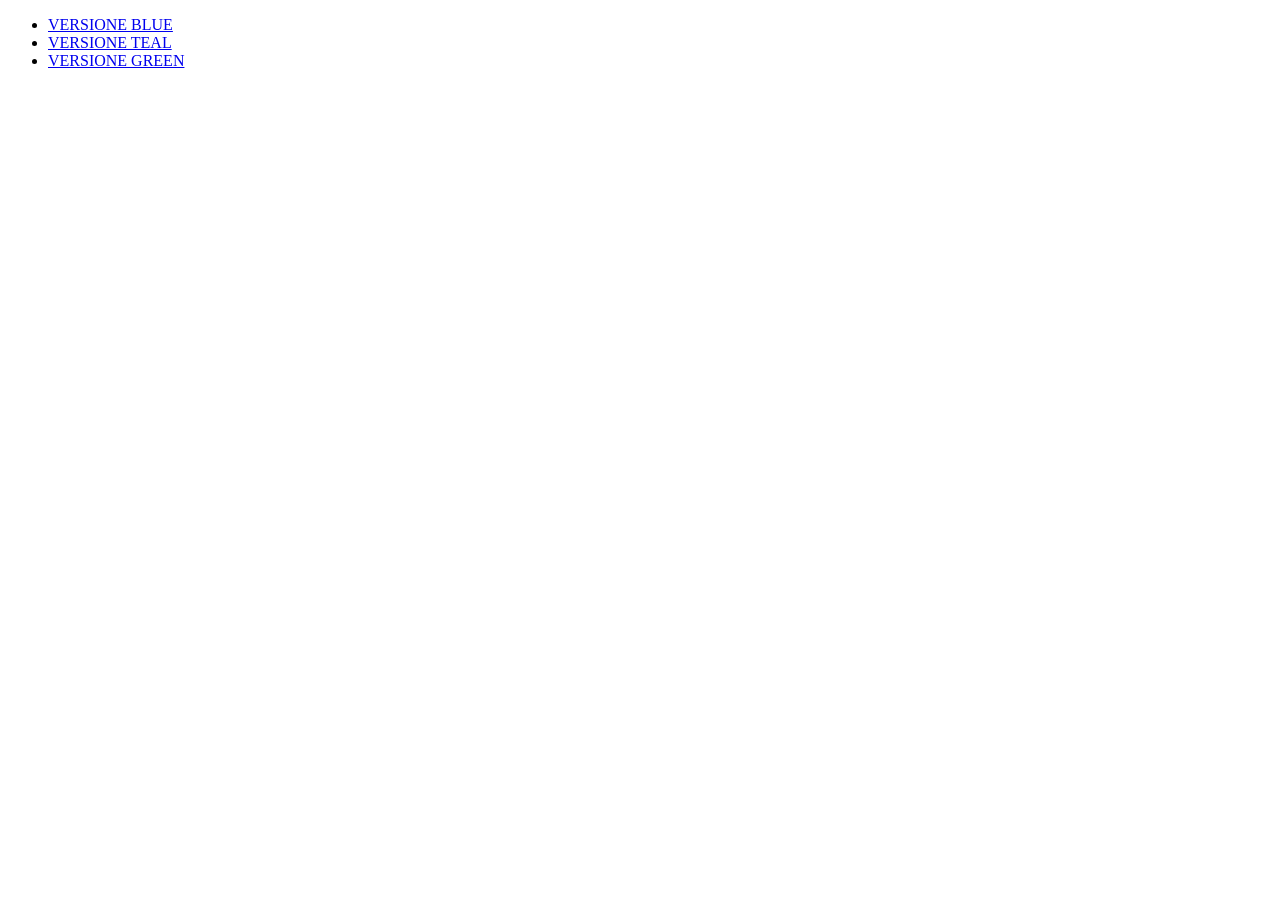
<file: index.html>
<!doctype html>
<html lang="it-IT">

<head>
    <meta charset="utf-8">
    <title>Pillole</title>
    <link rel="stylesheet" href="./css/swiper-bundle.css">
</head>

<body>
    <div class="container-fluid">
        <div class="row">
            <div class="col-12">
                <ul class="list-group">
                    <li class="list-group-item">
                        <a href="r-01.html">VERSIONE BLUE</a>
                    </li>
                    <li class="list-group-item">
                        <a href="r-02.html">VERSIONE TEAL</a>
                    </li>
                    <li class="list-group-item">
                        <a href="r-03.html">VERSIONE GREEN</a>
                    </li>
                </ul>
            </div>
        </div>
    </div>
</body>

</html>
</file>
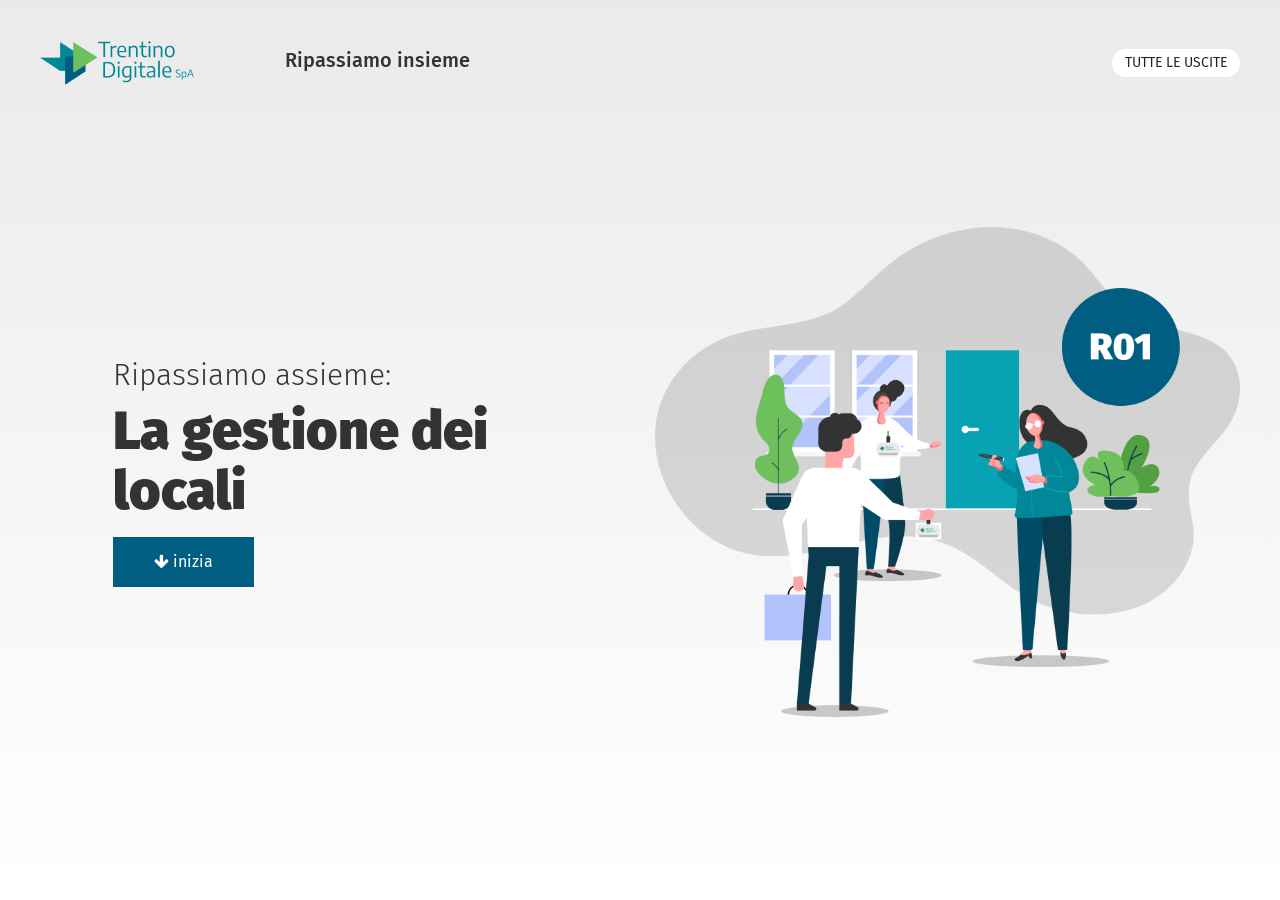
<file: r-01.html>
<!doctype html>
<html>

<head>
    <meta charset="utf-8">
    <meta name="viewport" content="width=device-width, initial-scale=1, maximum-scale=1">
    <title>EDIZIONE R01</title>
    <link rel="stylesheet" href="./css/font-awesome.min.css">
    <link rel="stylesheet" href="./css/swiper-bundle.css">
    <link rel="stylesheet" href="./css/style.css">
</head>

<body>

<div class="container-fluid vh-100">
    <div class="row h-100">
        <div class="swiper-container swiper-container-ext">
            <div class="swiper-wrapper">
                <div class="swiper-slide background-gradient">
                    <div class="container-fluid d-flex flex-column">
                        <div class="row justify-content-between align-items-center">
                            <div class="col-auto pr-0">
                                <img src="img/logo.png" class="logo"/>
                                <h5 class="d-none d-md-inline">Ripassiamo insieme</h5>
                            </div>
                            <div class="col-auto pl-0">
                                <a class="btn btn-white btn-rounded" href="#">TUTTE LE USCITE</a>
                            </div>
                        </div>
                        <div class="row align-items-center flex-grow-1">
                            <div class="col order-md-last text-center">
                                <img src="/img/r01/start.png" class="img-fluid">
                            </div>
                            <div class="col-12 col-md-6 slide-start-text-container">
                                <h3 class="font-weight-light">Ripassiamo assieme:</h3>
                                <h1 class="font-weight-extra-bold mb-3">La gestione dei locali</h1>
                                <a class="btn btn-lg btn-blue ext-next-slide" href="#">
                                    <i class="fa fa-arrow-down"></i> inizia</a>
                            </div>
                        </div>
                    </div>
                </div>
                <div class="swiper-slide background-blue">
                    <div class="d-flex flex-column flex-md-row flex-grow-1 align-items-center">
                        <div class="col">
                            <a href="#" class="btn-prev mb-3">
                                <i class="fa fa-arrow-up"></i>
                            </a>
                            <a href="#" class="btn-next mt-0 mt-md-3 d-none d-md-block">
                                <i class="fa fa-arrow-down"></i>
                            </a>
                        </div>
                        <div class="col order-2 d-flex d-md-none justify-content-between align-items-baseline">
                            <a href="#" class="btn-next mt-3">
                                <i class="fa fa-arrow-down"></i>
                            </a>
                            <div class="text-white">© Trentino Digitale SpA</div>
                        </div>
                        <div class="col-8 col-md-4 col-lg-6 order-md-last h-100 d-flex flex-column justify-content-between align-items-end">
                            <div class="col-auto d-none d-md-block">
                                <a class="btn btn-white btn-rounded" href="#">TUTTE LE USCITE</a>
                            </div>
                            <img src="/img/r01/locali.png" class="img-fluid mx-auto d-block">
                            <div class="text-white d-none d-md-block">© Trentino Digitale SpA</div>
                        </div>
                        <div class="swiper-container swiper-container-inn">
                            <div class="swiper-wrapper">
                                <div class="swiper-slide align-items-center">
                                    <div class="d-flex flex-column">
                                        <h6>RIPASSO 1/4</h6>
                                        <h2>Assicurati di avere sempre con te il badge aziendale per accedere ai locali
                                            dell’azienda e non lasciarlo in uso a terzi</h2>
                                    </div>
                                </div>
                                <div class="swiper-slide align-items-center">
                                    <div class="d-flex flex-column">
                                        <h6>RIPASSO 2/4</h6>
                                        <h2>Assicurati di attivare sempre il processo di registrazione del personale
                                            esterno presso la reception, nel caso in cui attendessi ospiti: l’addetto
                                            alla reception verifica l’identità del visitatore e, una volta ricevuta da
                                            te conferma, fornisce all’ospite il badge giornaliero per l’accesso al piano
                                            che gli hai indicato
                                        </h2>
                                    </div>
                                </div>
                                <div class="swiper-slide align-items-center">
                                    <div class="d-flex flex-column">
                                        <h6>RIPASSO 3/4</h6>
                                        <h2>Ricordati che l’accesso alle aree protette da parte di personale esterno
                                            deve avvenire solo in presenza di dipendenti autorizzati
                                        </h2>
                                    </div>
                                </div>
                                <div class="swiper-slide align-items-center">
                                    <div class="d-flex flex-column">
                                        <h6>RIPASSO 4/4</h6>
                                        <h2>Comunica tempestivamente alla struttura preposta alla gestione della
                                            sicurezza fisica qualsiasi guasto o rottura dei sistemi di chiusura delle
                                            porte di accesso agli uffici e degli archivi fisici, la rottura o il
                                            malfunzionamento delle finestre, eventuale smarrimento o furto di beni
                                            aziendali
                                        </h2>
                                    </div>
                                </div>
                            </div>
                        </div>
                    </div>
                </div>
                <div class="swiper-slide background-gradient">
                    <div class="container-fluid d-flex flex-column justify-content-between overflow-auto">
                        <div class="row justify-content-between align-items-center">
                            <div class="col-auto pr-0">
                                <a class=" btn btn-top ext-start-slide d-flex align-items-center" href="#">
                                    <div class="color-white rounded-circle background-blue mr-2">
                                        <i class="fa fa-home"></i>
                                    </div>
                                    BACK TO TOP
                                </a>
                            </div>
                            <div class="col-auto pl-0">
                                <a class="btn btn-white btn-rounded" href="#">TUTTE LE USCITE</a>
                            </div>
                        </div>
                        <div class="row justify-content-center">
                            <div class="col-12 col-md-10 col-lg-8 col-xl-6 text-center ">
                                <img src="/img/r01/end.png" class="img-fluid mb-3">
                                <h2 class="font-weight-extra-bold mb-3">Al prossimo appuntamento!</h2>
                                <h6 class="mb-3">
                                    <strong>Ripassiamo assieme</strong> è un’iniziativa di Trentino Digitale,
                                    strutturata in uscite periodiche, mirata a favorire e sviluppare la diffusione della
                                    cultura della sicurezza all’interno della realtà aziendale
                                </h6>
                                <a class="btn btn-lg btn-outline-blue mb-5" href="#">vedi tutte</a>
                            </div>
                        </div>
                        <div class="row justify-content-center">
                            <div class="col-12 text-center mb-3">
                                <img src="img/logo.png">
                            </div>
                            <div class="col-auto text-center">
                                <span class="text-muted">© Trentino Digitale SpA - Sede Legale: Via G. Gilli, 2 - 38121 Trento P.IVA 00990320228</span><br>
                                <span class="text-muted">Società soggetta a direzione e coordinamento da parte della Provincia autonoma di Trento. C.F. e P. IVA 00337460224</span>
                            </div>
                        </div>
                    </div>
                </div>
            </div>
        </div>
    </div>
</div>
<script src="js/vendor/jquery.min.js"></script>
<script src="js/vendor/swiper-bundle.min.js"></script>
<script src="js/main.js?v=1.0"></script>

</body>

</html>
</file>
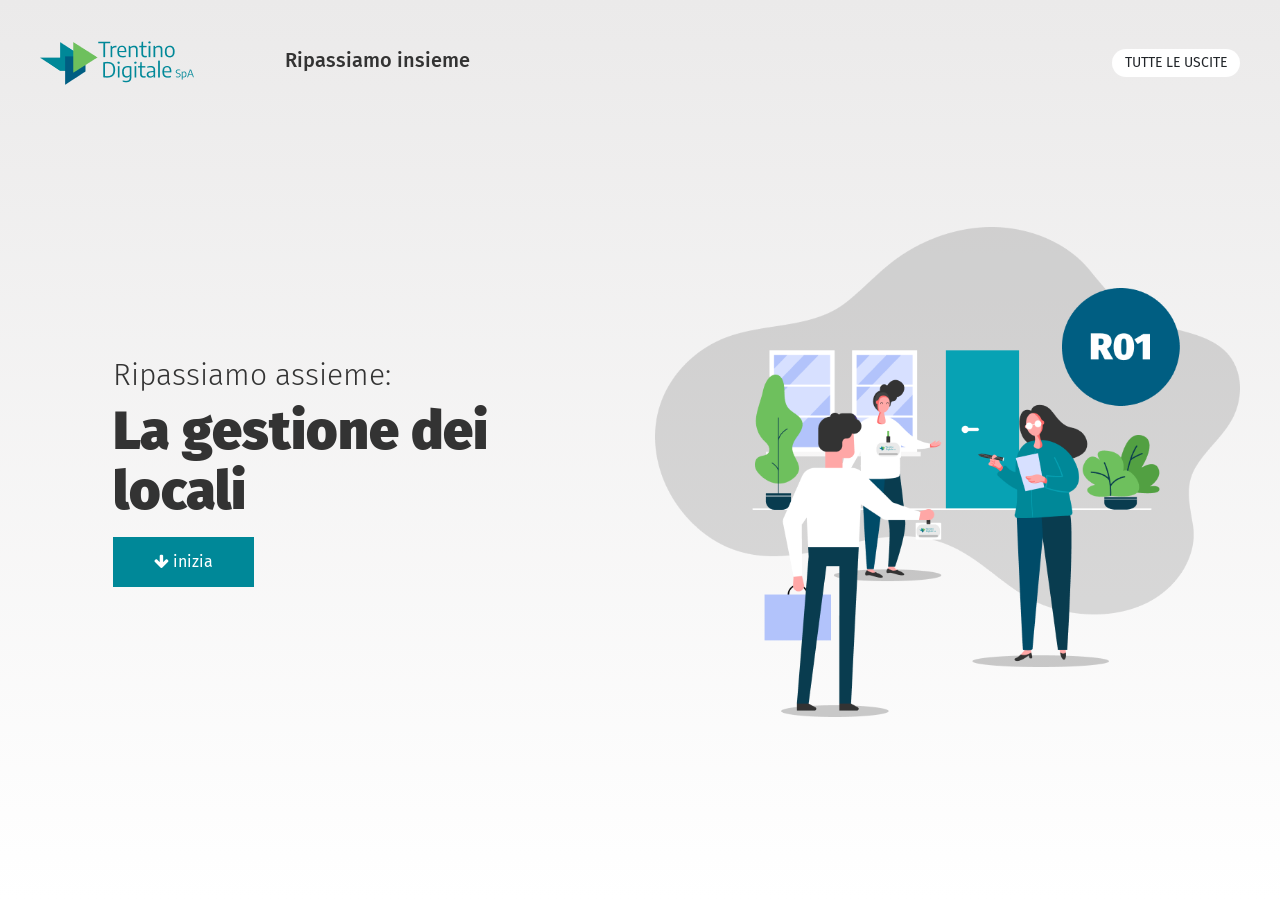
<file: r-02.html>
<!doctype html>
<html>

<head>
    <meta charset="utf-8">
    <meta name="viewport" content="width=device-width, initial-scale=1, maximum-scale=1">
    <title>EDIZIONE R01</title>
    <link rel="stylesheet" href="./css/font-awesome.min.css">
    <link rel="stylesheet" href="./css/swiper-bundle.css">
    <link rel="stylesheet" href="./css/style.css">
</head>

<body>

<div class="container-fluid vh-100">
    <div class="row h-100">
        <div class="swiper-container swiper-container-ext">
            <div class="swiper-wrapper">
                <div class="swiper-slide background-gradient">
                    <div class="container-fluid d-flex flex-column">
                        <div class="row justify-content-between align-items-center">
                            <div class="col-auto pr-0">
                                <img src="img/logo.png" class="logo"/>
                                <h5 class="d-none d-md-inline">Ripassiamo insieme</h5>
                            </div>
                            <div class="col-auto pl-0">
                                <a class="btn btn-white btn-rounded" href="#">TUTTE LE USCITE</a>
                            </div>
                        </div>
                        <div class="row align-items-center flex-grow-1">
                            <div class="col order-md-last text-center">
                                <img src="/img/r01/start.png" class="img-fluid">
                            </div>
                            <div class="col-12 col-md-6 slide-start-text-container">
                                <h3 class="font-weight-light">Ripassiamo assieme:</h3>
                                <h1 class="font-weight-extra-bold mb-3">La gestione dei locali</h1>
                                <a class="btn btn-lg btn-teal ext-next-slide" href="#">
                                    <i class="fa fa-arrow-down"></i> inizia</a>
                            </div>
                        </div>
                    </div>
                </div>
                <div class="swiper-slide background-teal">
                    <div class="d-flex flex-column flex-md-row flex-grow-1 align-items-center">
                        <div class="col">
                            <a href="#" class="btn-prev mb-3">
                                <i class="fa fa-arrow-up"></i>
                            </a>
                            <a href="#" class="btn-next mt-0 mt-md-3 d-none d-md-block">
                                <i class="fa fa-arrow-down"></i>
                            </a>
                        </div>
                        <div class="col order-2 d-flex d-md-none justify-content-between align-items-baseline">
                            <a href="#" class="btn-next mt-3">
                                <i class="fa fa-arrow-down"></i>
                            </a>
                            <div class="text-white">© Trentino Digitale SpA</div>
                        </div>
                        <div class="col-8 col-md-4 col-lg-6 order-md-last h-100 d-flex flex-column justify-content-between align-items-end">
                            <div class="col-auto d-none d-md-block">
                                <a class="btn btn-white btn-rounded" href="#">TUTTE LE USCITE</a>
                            </div>
                            <img src="/img/r01/locali.png" class="img-fluid mx-auto d-block">
                            <div class="text-white d-none d-md-block">© Trentino Digitale SpA</div>
                        </div>
                        <div class="swiper-container swiper-container-inn">
                            <div class="swiper-wrapper">
                                <div class="swiper-slide align-items-center">
                                    <div class="d-flex flex-column">
                                        <h6>RIPASSO 1/4</h6>
                                        <h2>Assicurati di avere sempre con te il badge aziendale per accedere ai locali
                                            dell’azienda e non lasciarlo in uso a terzi</h2>
                                    </div>
                                </div>
                                <div class="swiper-slide align-items-center">
                                    <div class="d-flex flex-column">
                                        <h6>RIPASSO 2/4</h6>
                                        <h2>Assicurati di attivare sempre il processo di registrazione del personale
                                            esterno presso la reception, nel caso in cui attendessi ospiti: l’addetto
                                            alla reception verifica l’identità del visitatore e, una volta ricevuta da
                                            te conferma, fornisce all’ospite il badge giornaliero per l’accesso al piano
                                            che gli hai indicato
                                        </h2>
                                    </div>
                                </div>
                                <div class="swiper-slide align-items-center">
                                    <div class="d-flex flex-column">
                                        <h6>RIPASSO 3/4</h6>
                                        <h2>Ricordati che l’accesso alle aree protette da parte di personale esterno
                                            deve avvenire solo in presenza di dipendenti autorizzati
                                        </h2>
                                    </div>
                                </div>
                                <div class="swiper-slide align-items-center">
                                    <div class="d-flex flex-column">
                                        <h6>RIPASSO 4/4</h6>
                                        <h2>Comunica tempestivamente alla struttura preposta alla gestione della
                                            sicurezza fisica qualsiasi guasto o rottura dei sistemi di chiusura delle
                                            porte di accesso agli uffici e degli archivi fisici, la rottura o il
                                            malfunzionamento delle finestre, eventuale smarrimento o furto di beni
                                            aziendali
                                        </h2>
                                    </div>
                                </div>
                            </div>
                        </div>
                    </div>
                </div>
                <div class="swiper-slide background-gradient">
                    <div class="container-fluid d-flex flex-column justify-content-between overflow-auto">
                        <div class="row justify-content-between align-items-center">
                            <div class="col-auto pr-0">
                                <a class=" btn btn-top ext-start-slide d-flex align-items-center" href="#">
                                    <div class="color-white rounded-circle background-teal mr-2">
                                        <i class="fa fa-home"></i>
                                    </div>
                                    BACK TO TOP
                                </a>
                            </div>
                            <div class="col-auto pl-0">
                                <a class="btn btn-white btn-rounded" href="#">TUTTE LE USCITE</a>
                            </div>
                        </div>
                        <div class="row justify-content-center">
                            <div class="col-12 col-md-10 col-lg-8 col-xl-6 text-center ">
                                <img src="/img/r01/end.png" class="img-fluid mb-3">
                                <h2 class="font-weight-extra-bold mb-3">Al prossimo appuntamento!</h2>
                                <h6 class="mb-3">
                                    <strong>Ripassiamo assieme</strong> è un’iniziativa di Trentino Digitale,
                                    strutturata in uscite periodiche, mirata a favorire e sviluppare la diffusione della
                                    cultura della sicurezza all’interno della realtà aziendale
                                </h6>
                                <a class="btn btn-lg btn-outline-teal mb-5" href="#">vedi tutte</a>
                            </div>
                        </div>
                        <div class="row justify-content-center">
                            <div class="col-12 text-center mb-3">
                                <img src="img/logo.png">
                            </div>
                            <div class="col-auto text-center">
                                <span class="text-muted">© Trentino Digitale SpA - Sede Legale: Via G. Gilli, 2 - 38121 Trento P.IVA 00990320228</span><br>
                                <span class="text-muted">Società soggetta a direzione e coordinamento da parte della Provincia autonoma di Trento. C.F. e P. IVA 00337460224</span>
                            </div>
                        </div>
                    </div>
                </div>
            </div>
        </div>
    </div>
</div>
<script src="js/vendor/jquery.min.js"></script>
<script src="js/vendor/swiper-bundle.min.js"></script>
<script src="js/main.js?v=1.0"></script>

</body>

</html>
</file>
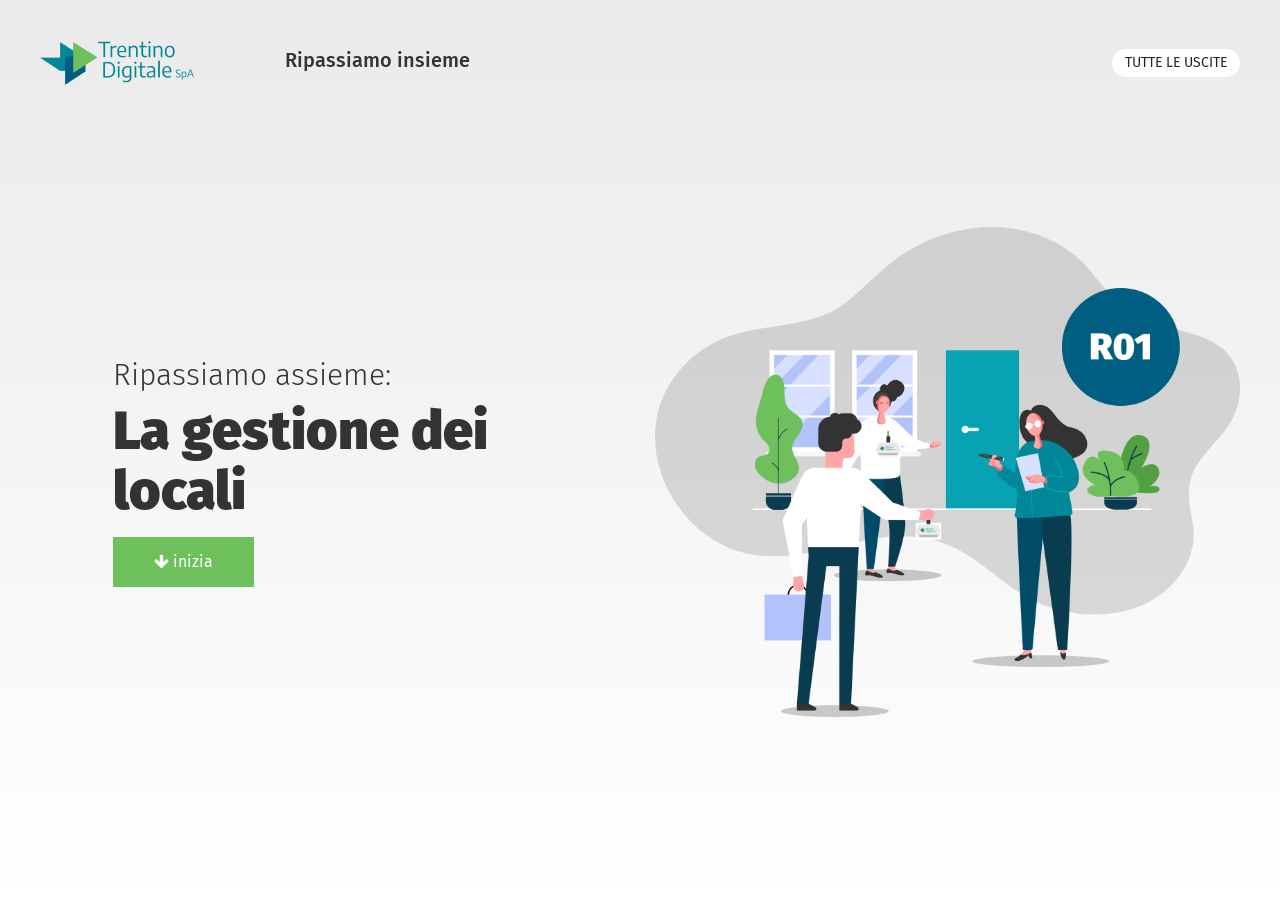
<file: r-03.html>
<!doctype html>
<html>

<head>
    <meta charset="utf-8">
    <meta name="viewport" content="width=device-width, initial-scale=1, maximum-scale=1">
    <title>EDIZIONE R01</title>
    <link rel="stylesheet" href="./css/font-awesome.min.css">
    <link rel="stylesheet" href="./css/swiper-bundle.css">
    <link rel="stylesheet" href="./css/style.css">
</head>

<body>

<div class="container-fluid vh-100">
    <div class="row h-100">
        <div class="swiper-container swiper-container-ext">
            <div class="swiper-wrapper">
                <div class="swiper-slide background-gradient">
                    <div class="container-fluid d-flex flex-column">
                        <div class="row justify-content-between align-items-center">
                            <div class="col-auto pr-0">
                                <img src="img/logo.png" class="logo"/>
                                <h5 class="d-none d-md-inline">Ripassiamo insieme</h5>
                            </div>
                            <div class="col-auto pl-0">
                                <a class="btn btn-white btn-rounded" href="#">TUTTE LE USCITE</a>
                            </div>
                        </div>
                        <div class="row align-items-center flex-grow-1">
                            <div class="col order-md-last text-center">
                                <img src="/img/r01/start.png" class="img-fluid">
                            </div>
                            <div class="col-12 col-md-6 slide-start-text-container">
                                <h3 class="font-weight-light">Ripassiamo assieme:</h3>
                                <h1 class="font-weight-extra-bold mb-3">La gestione dei locali</h1>
                                <a class="btn btn-lg btn-green ext-next-slide" href="#">
                                    <i class="fa fa-arrow-down"></i> inizia</a>
                            </div>
                        </div>
                    </div>
                </div>
                <div class="swiper-slide background-green">
                    <div class="d-flex flex-column flex-md-row flex-grow-1 align-items-center">
                        <div class="col">
                            <a href="#" class="btn-prev mb-3">
                                <i class="fa fa-arrow-up"></i>
                            </a>
                            <a href="#" class="btn-next mt-0 mt-md-3 d-none d-md-block">
                                <i class="fa fa-arrow-down"></i>
                            </a>
                        </div>
                        <div class="col order-2 d-flex d-md-none justify-content-between align-items-baseline">
                            <a href="#" class="btn-next mt-3">
                                <i class="fa fa-arrow-down"></i>
                            </a>
                            <div class="text-white">© Trentino Digitale SpA</div>
                        </div>
                        <div class="col-8 col-md-4 col-lg-6 order-md-last h-100 d-flex flex-column justify-content-between align-items-end">
                            <div class="col-auto d-none d-md-block">
                                <a class="btn btn-white btn-rounded" href="#">TUTTE LE USCITE</a>
                            </div>
                            <img src="/img/r01/locali.png" class="img-fluid mx-auto d-block">
                            <div class="text-white d-none d-md-block">© Trentino Digitale SpA</div>
                        </div>
                        <div class="swiper-container swiper-container-inn">
                            <div class="swiper-wrapper">
                                <div class="swiper-slide align-items-center">
                                    <div class="d-flex flex-column">
                                        <h6>RIPASSO 1/4</h6>
                                        <h2>Assicurati di avere sempre con te il badge aziendale per accedere ai locali
                                            dell’azienda e non lasciarlo in uso a terzi</h2>
                                    </div>
                                </div>
                                <div class="swiper-slide align-items-center">
                                    <div class="d-flex flex-column">
                                        <h6>RIPASSO 2/4</h6>
                                        <h2>Assicurati di attivare sempre il processo di registrazione del personale
                                            esterno presso la reception, nel caso in cui attendessi ospiti: l’addetto
                                            alla reception verifica l’identità del visitatore e, una volta ricevuta da
                                            te conferma, fornisce all’ospite il badge giornaliero per l’accesso al piano
                                            che gli hai indicato
                                        </h2>
                                    </div>
                                </div>
                                <div class="swiper-slide align-items-center">
                                    <div class="d-flex flex-column">
                                        <h6>RIPASSO 3/4</h6>
                                        <h2>Ricordati che l’accesso alle aree protette da parte di personale esterno
                                            deve avvenire solo in presenza di dipendenti autorizzati
                                        </h2>
                                    </div>
                                </div>
                                <div class="swiper-slide align-items-center">
                                    <div class="d-flex flex-column">
                                        <h6>RIPASSO 4/4</h6>
                                        <h2>Comunica tempestivamente alla struttura preposta alla gestione della
                                            sicurezza fisica qualsiasi guasto o rottura dei sistemi di chiusura delle
                                            porte di accesso agli uffici e degli archivi fisici, la rottura o il
                                            malfunzionamento delle finestre, eventuale smarrimento o furto di beni
                                            aziendali
                                        </h2>
                                    </div>
                                </div>
                            </div>
                        </div>
                    </div>
                </div>
                <div class="swiper-slide background-gradient">
                    <div class="container-fluid d-flex flex-column justify-content-between overflow-auto">
                        <div class="row justify-content-between align-items-center">
                            <div class="col-auto pr-0">
                                <a class=" btn btn-top ext-start-slide d-flex align-items-center" href="#">
                                    <div class="color-white rounded-circle background-green mr-2">
                                        <i class="fa fa-home"></i>
                                    </div>
                                    BACK TO TOP
                                </a>
                            </div>
                            <div class="col-auto pl-0">
                                <a class="btn btn-white btn-rounded" href="#">TUTTE LE USCITE</a>
                            </div>
                        </div>
                        <div class="row justify-content-center">
                            <div class="col-12 col-md-10 col-lg-8 col-xl-6 text-center >
                                <img src="/img/r01/end.png" class="img-fluid mb-3">
                                <h2 class="font-weight-extra-bold mb-3">Al prossimo appuntamento!</h2>
                                <h6 class="mb-3">
                                    <strong>Ripassiamo assieme</strong> è un’iniziativa di Trentino Digitale,
                                    strutturata in uscite periodiche, mirata a favorire e sviluppare la diffusione della
                                    cultura della sicurezza all’interno della realtà aziendale
                                </h6>
                                <a class="btn btn-lg btn-outline-green mb-5" href="#">vedi tutte</a>
                            </div>
                        </div>
                        <div class="row justify-content-center">
                            <div class="col-12 text-center mb-3">
                                <img src="img/logo.png">
                            </div>
                            <div class="col-auto text-center">
                                <span class="text-muted">© Trentino Digitale SpA - Sede Legale: Via G. Gilli, 2 - 38121 Trento P.IVA 00990320228</span><br>
                                <span class="text-muted">Società soggetta a direzione e coordinamento da parte della Provincia autonoma di Trento. C.F. e P. IVA 00337460224</span>
                            </div>
                        </div>
                    </div>
                </div>
            </div>
        </div>
    </div>
</div>
<script src="js/vendor/jquery.min.js"></script>
<script src="js/vendor/swiper-bundle.min.js"></script>
<script src="js/main.js?v=1.0"></script>

</body>

</html>
</file>
<file: css/style.css>
@charset "UTF-8";
@import url("https://fonts.googleapis.com/css2?family=Fira+Sans:wght@300;400;500;700;900&display=swap");
/*!
 * Bootstrap v4.3.1 (https://getbootstrap.com/)
 * Copyright 2011-2019 The Bootstrap Authors
 * Copyright 2011-2019 Twitter, Inc.
 * Licensed under MIT (https://github.com/twbs/bootstrap/blob/master/LICENSE)
 */
:root {
  --blue: #007bff;
  --indigo: #6610f2;
  --purple: #6f42c1;
  --pink: #e83e8c;
  --red: #dc3545;
  --orange: #fd7e14;
  --yellow: #ffc107;
  --green: #28a745;
  --teal: #20c997;
  --cyan: #17a2b8;
  --white: #fff;
  --gray: #6c757d;
  --gray-dark: #343a40;
  --primary: #007bff;
  --secondary: #6c757d;
  --success: #28a745;
  --info: #17a2b8;
  --warning: #ffc107;
  --danger: #dc3545;
  --light: #f8f9fa;
  --dark: #343a40;
  --breakpoint-xs: 0;
  --breakpoint-sm: 576px;
  --breakpoint-md: 768px;
  --breakpoint-lg: 992px;
  --breakpoint-xl: 1200px;
  --font-family-sans-serif: -apple-system, BlinkMacSystemFont, "Segoe UI", Roboto, "Helvetica Neue", Arial, "Noto Sans", sans-serif, "Apple Color Emoji", "Segoe UI Emoji", "Segoe UI Symbol", "Noto Color Emoji";
  --font-family-monospace: SFMono-Regular, Menlo, Monaco, Consolas, "Liberation Mono", "Courier New", monospace;
}

*,
*::before,
*::after {
  box-sizing: border-box;
}

html {
  font-family: sans-serif;
  line-height: 1.15;
  -webkit-text-size-adjust: 100%;
  -webkit-tap-highlight-color: rgba(0, 0, 0, 0);
}

article, aside, figcaption, figure, footer, header, hgroup, main, nav, section {
  display: block;
}

body {
  margin: 0;
  font-family: -apple-system, BlinkMacSystemFont, "Segoe UI", Roboto, "Helvetica Neue", Arial, "Noto Sans", sans-serif, "Apple Color Emoji", "Segoe UI Emoji", "Segoe UI Symbol", "Noto Color Emoji";
  font-size: 1rem;
  font-weight: 400;
  line-height: 1.5;
  color: #212529;
  text-align: left;
  background-color: #fff;
}

[tabindex="-1"]:focus {
  outline: 0 !important;
}

hr {
  box-sizing: content-box;
  height: 0;
  overflow: visible;
}

h1, h2, h3, h4, h5, h6 {
  margin-top: 0;
  margin-bottom: 0.5rem;
}

p {
  margin-top: 0;
  margin-bottom: 1rem;
}

abbr[title],
abbr[data-original-title] {
  text-decoration: underline;
  text-decoration: underline dotted;
  cursor: help;
  border-bottom: 0;
  text-decoration-skip-ink: none;
}

address {
  margin-bottom: 1rem;
  font-style: normal;
  line-height: inherit;
}

ol,
ul,
dl {
  margin-top: 0;
  margin-bottom: 1rem;
}

ol ol,
ul ul,
ol ul,
ul ol {
  margin-bottom: 0;
}

dt {
  font-weight: 700;
}

dd {
  margin-bottom: 0.5rem;
  margin-left: 0;
}

blockquote {
  margin: 0 0 1rem;
}

b,
strong {
  font-weight: bolder;
}

small {
  font-size: 80%;
}

sub,
sup {
  position: relative;
  font-size: 75%;
  line-height: 0;
  vertical-align: baseline;
}

sub {
  bottom: -0.25em;
}

sup {
  top: -0.5em;
}

a {
  color: #007bff;
  text-decoration: none;
  background-color: transparent;
}
a:hover {
  color: #0056b3;
  text-decoration: underline;
}

a:not([href]):not([tabindex]) {
  color: inherit;
  text-decoration: none;
}
a:not([href]):not([tabindex]):hover, a:not([href]):not([tabindex]):focus {
  color: inherit;
  text-decoration: none;
}
a:not([href]):not([tabindex]):focus {
  outline: 0;
}

pre,
code,
kbd,
samp {
  font-family: SFMono-Regular, Menlo, Monaco, Consolas, "Liberation Mono", "Courier New", monospace;
  font-size: 1em;
}

pre {
  margin-top: 0;
  margin-bottom: 1rem;
  overflow: auto;
}

figure {
  margin: 0 0 1rem;
}

img {
  vertical-align: middle;
  border-style: none;
}

svg {
  overflow: hidden;
  vertical-align: middle;
}

table {
  border-collapse: collapse;
}

caption {
  padding-top: 0.75rem;
  padding-bottom: 0.75rem;
  color: #6c757d;
  text-align: left;
  caption-side: bottom;
}

th {
  text-align: inherit;
}

label {
  display: inline-block;
  margin-bottom: 0.5rem;
}

button {
  border-radius: 0;
}

button:focus {
  outline: 1px dotted;
  outline: 5px auto -webkit-focus-ring-color;
}

input,
button,
select,
optgroup,
textarea {
  margin: 0;
  font-family: inherit;
  font-size: inherit;
  line-height: inherit;
}

button,
input {
  overflow: visible;
}

button,
select {
  text-transform: none;
}

select {
  word-wrap: normal;
}

button,
[type=button],
[type=reset],
[type=submit] {
  -webkit-appearance: button;
}

button:not(:disabled),
[type=button]:not(:disabled),
[type=reset]:not(:disabled),
[type=submit]:not(:disabled) {
  cursor: pointer;
}

button::-moz-focus-inner,
[type=button]::-moz-focus-inner,
[type=reset]::-moz-focus-inner,
[type=submit]::-moz-focus-inner {
  padding: 0;
  border-style: none;
}

input[type=radio],
input[type=checkbox] {
  box-sizing: border-box;
  padding: 0;
}

input[type=date],
input[type=time],
input[type=datetime-local],
input[type=month] {
  -webkit-appearance: listbox;
}

textarea {
  overflow: auto;
  resize: vertical;
}

fieldset {
  min-width: 0;
  padding: 0;
  margin: 0;
  border: 0;
}

legend {
  display: block;
  width: 100%;
  max-width: 100%;
  padding: 0;
  margin-bottom: 0.5rem;
  font-size: 1.5rem;
  line-height: inherit;
  color: inherit;
  white-space: normal;
}

progress {
  vertical-align: baseline;
}

[type=number]::-webkit-inner-spin-button,
[type=number]::-webkit-outer-spin-button {
  height: auto;
}

[type=search] {
  outline-offset: -2px;
  -webkit-appearance: none;
}

[type=search]::-webkit-search-decoration {
  -webkit-appearance: none;
}

::-webkit-file-upload-button {
  font: inherit;
  -webkit-appearance: button;
}

output {
  display: inline-block;
}

summary {
  display: list-item;
  cursor: pointer;
}

template {
  display: none;
}

[hidden] {
  display: none !important;
}

h1, h2, h3, h4, h5, h6,
.h1, .h2, .h3, .h4, .h5, .h6 {
  margin-bottom: 0.5rem;
  font-weight: 500;
  line-height: 1.2;
}

h1, .h1 {
  font-size: 2.5rem;
}

h2, .h2 {
  font-size: 2rem;
}

h3, .h3 {
  font-size: 1.75rem;
}

h4, .h4 {
  font-size: 1.5rem;
}

h5, .h5 {
  font-size: 1.25rem;
}

h6, .h6 {
  font-size: 1rem;
}

.lead {
  font-size: 1.25rem;
  font-weight: 300;
}

.display-1 {
  font-size: 6rem;
  font-weight: 300;
  line-height: 1.2;
}

.display-2 {
  font-size: 5.5rem;
  font-weight: 300;
  line-height: 1.2;
}

.display-3 {
  font-size: 4.5rem;
  font-weight: 300;
  line-height: 1.2;
}

.display-4 {
  font-size: 3.5rem;
  font-weight: 300;
  line-height: 1.2;
}

hr {
  margin-top: 1rem;
  margin-bottom: 1rem;
  border: 0;
  border-top: 1px solid rgba(0, 0, 0, 0.1);
}

small,
.small {
  font-size: 80%;
  font-weight: 400;
}

mark,
.mark {
  padding: 0.2em;
  background-color: #fcf8e3;
}

.list-unstyled {
  padding-left: 0;
  list-style: none;
}

.list-inline {
  padding-left: 0;
  list-style: none;
}

.list-inline-item {
  display: inline-block;
}
.list-inline-item:not(:last-child) {
  margin-right: 0.5rem;
}

.initialism {
  font-size: 90%;
  text-transform: uppercase;
}

.blockquote {
  margin-bottom: 1rem;
  font-size: 1.25rem;
}

.blockquote-footer {
  display: block;
  font-size: 80%;
  color: #6c757d;
}
.blockquote-footer::before {
  content: "— ";
}

.img-fluid {
  max-width: 100%;
  height: auto;
}

.img-thumbnail {
  padding: 0.25rem;
  background-color: #fff;
  border: 1px solid #dee2e6;
  border-radius: 0.25rem;
  max-width: 100%;
  height: auto;
}

.figure {
  display: inline-block;
}

.figure-img {
  margin-bottom: 0.5rem;
  line-height: 1;
}

.figure-caption {
  font-size: 90%;
  color: #6c757d;
}

code {
  font-size: 87.5%;
  color: #e83e8c;
  word-break: break-word;
}
a > code {
  color: inherit;
}

kbd {
  padding: 0.2rem 0.4rem;
  font-size: 87.5%;
  color: #fff;
  background-color: #212529;
  border-radius: 0.2rem;
}
kbd kbd {
  padding: 0;
  font-size: 100%;
  font-weight: 700;
}

pre {
  display: block;
  font-size: 87.5%;
  color: #212529;
}
pre code {
  font-size: inherit;
  color: inherit;
  word-break: normal;
}

.pre-scrollable {
  max-height: 340px;
  overflow-y: scroll;
}

.container {
  width: 100%;
  padding-right: 15px;
  padding-left: 15px;
  margin-right: auto;
  margin-left: auto;
}
@media (min-width: 576px) {
  .container {
    max-width: 540px;
  }
}
@media (min-width: 768px) {
  .container {
    max-width: 720px;
  }
}
@media (min-width: 992px) {
  .container {
    max-width: 960px;
  }
}
@media (min-width: 1200px) {
  .container {
    max-width: 1140px;
  }
}

.container-fluid {
  width: 100%;
  padding-right: 15px;
  padding-left: 15px;
  margin-right: auto;
  margin-left: auto;
}

.row {
  display: flex;
  flex-wrap: wrap;
  margin-right: -15px;
  margin-left: -15px;
}

.no-gutters {
  margin-right: 0;
  margin-left: 0;
}
.no-gutters > .col,
.no-gutters > [class*=col-] {
  padding-right: 0;
  padding-left: 0;
}

.col-xl,
.col-xl-auto, .col-xl-12, .col-xl-11, .col-xl-10, .col-xl-9, .col-xl-8, .col-xl-7, .col-xl-6, .col-xl-5, .col-xl-4, .col-xl-3, .col-xl-2, .col-xl-1, .col-lg,
.col-lg-auto, .col-lg-12, .col-lg-11, .col-lg-10, .col-lg-9, .col-lg-8, .col-lg-7, .col-lg-6, .col-lg-5, .col-lg-4, .col-lg-3, .col-lg-2, .col-lg-1, .col-md,
.col-md-auto, .col-md-12, .col-md-11, .col-md-10, .col-md-9, .col-md-8, .col-md-7, .col-md-6, .col-md-5, .col-md-4, .col-md-3, .col-md-2, .col-md-1, .col-sm,
.col-sm-auto, .col-sm-12, .col-sm-11, .col-sm-10, .col-sm-9, .col-sm-8, .col-sm-7, .col-sm-6, .col-sm-5, .col-sm-4, .col-sm-3, .col-sm-2, .col-sm-1, .col,
.col-auto, .col-12, .col-11, .col-10, .col-9, .col-8, .col-7, .col-6, .col-5, .col-4, .col-3, .col-2, .col-1 {
  position: relative;
  width: 100%;
  padding-right: 15px;
  padding-left: 15px;
}

.col {
  flex-basis: 0;
  flex-grow: 1;
  max-width: 100%;
}

.col-auto {
  flex: 0 0 auto;
  width: auto;
  max-width: 100%;
}

.col-1 {
  flex: 0 0 8.3333333333%;
  max-width: 8.3333333333%;
}

.col-2 {
  flex: 0 0 16.6666666667%;
  max-width: 16.6666666667%;
}

.col-3 {
  flex: 0 0 25%;
  max-width: 25%;
}

.col-4 {
  flex: 0 0 33.3333333333%;
  max-width: 33.3333333333%;
}

.col-5 {
  flex: 0 0 41.6666666667%;
  max-width: 41.6666666667%;
}

.col-6 {
  flex: 0 0 50%;
  max-width: 50%;
}

.col-7 {
  flex: 0 0 58.3333333333%;
  max-width: 58.3333333333%;
}

.col-8 {
  flex: 0 0 66.6666666667%;
  max-width: 66.6666666667%;
}

.col-9 {
  flex: 0 0 75%;
  max-width: 75%;
}

.col-10 {
  flex: 0 0 83.3333333333%;
  max-width: 83.3333333333%;
}

.col-11 {
  flex: 0 0 91.6666666667%;
  max-width: 91.6666666667%;
}

.col-12 {
  flex: 0 0 100%;
  max-width: 100%;
}

.order-first {
  order: -1;
}

.order-last {
  order: 13;
}

.order-0 {
  order: 0;
}

.order-1 {
  order: 1;
}

.order-2 {
  order: 2;
}

.order-3 {
  order: 3;
}

.order-4 {
  order: 4;
}

.order-5 {
  order: 5;
}

.order-6 {
  order: 6;
}

.order-7 {
  order: 7;
}

.order-8 {
  order: 8;
}

.order-9 {
  order: 9;
}

.order-10 {
  order: 10;
}

.order-11 {
  order: 11;
}

.order-12 {
  order: 12;
}

.offset-1 {
  margin-left: 8.3333333333%;
}

.offset-2 {
  margin-left: 16.6666666667%;
}

.offset-3 {
  margin-left: 25%;
}

.offset-4 {
  margin-left: 33.3333333333%;
}

.offset-5 {
  margin-left: 41.6666666667%;
}

.offset-6 {
  margin-left: 50%;
}

.offset-7 {
  margin-left: 58.3333333333%;
}

.offset-8 {
  margin-left: 66.6666666667%;
}

.offset-9 {
  margin-left: 75%;
}

.offset-10 {
  margin-left: 83.3333333333%;
}

.offset-11 {
  margin-left: 91.6666666667%;
}

@media (min-width: 576px) {
  .col-sm {
    flex-basis: 0;
    flex-grow: 1;
    max-width: 100%;
  }

  .col-sm-auto {
    flex: 0 0 auto;
    width: auto;
    max-width: 100%;
  }

  .col-sm-1 {
    flex: 0 0 8.3333333333%;
    max-width: 8.3333333333%;
  }

  .col-sm-2 {
    flex: 0 0 16.6666666667%;
    max-width: 16.6666666667%;
  }

  .col-sm-3 {
    flex: 0 0 25%;
    max-width: 25%;
  }

  .col-sm-4 {
    flex: 0 0 33.3333333333%;
    max-width: 33.3333333333%;
  }

  .col-sm-5 {
    flex: 0 0 41.6666666667%;
    max-width: 41.6666666667%;
  }

  .col-sm-6 {
    flex: 0 0 50%;
    max-width: 50%;
  }

  .col-sm-7 {
    flex: 0 0 58.3333333333%;
    max-width: 58.3333333333%;
  }

  .col-sm-8 {
    flex: 0 0 66.6666666667%;
    max-width: 66.6666666667%;
  }

  .col-sm-9 {
    flex: 0 0 75%;
    max-width: 75%;
  }

  .col-sm-10 {
    flex: 0 0 83.3333333333%;
    max-width: 83.3333333333%;
  }

  .col-sm-11 {
    flex: 0 0 91.6666666667%;
    max-width: 91.6666666667%;
  }

  .col-sm-12 {
    flex: 0 0 100%;
    max-width: 100%;
  }

  .order-sm-first {
    order: -1;
  }

  .order-sm-last {
    order: 13;
  }

  .order-sm-0 {
    order: 0;
  }

  .order-sm-1 {
    order: 1;
  }

  .order-sm-2 {
    order: 2;
  }

  .order-sm-3 {
    order: 3;
  }

  .order-sm-4 {
    order: 4;
  }

  .order-sm-5 {
    order: 5;
  }

  .order-sm-6 {
    order: 6;
  }

  .order-sm-7 {
    order: 7;
  }

  .order-sm-8 {
    order: 8;
  }

  .order-sm-9 {
    order: 9;
  }

  .order-sm-10 {
    order: 10;
  }

  .order-sm-11 {
    order: 11;
  }

  .order-sm-12 {
    order: 12;
  }

  .offset-sm-0 {
    margin-left: 0;
  }

  .offset-sm-1 {
    margin-left: 8.3333333333%;
  }

  .offset-sm-2 {
    margin-left: 16.6666666667%;
  }

  .offset-sm-3 {
    margin-left: 25%;
  }

  .offset-sm-4 {
    margin-left: 33.3333333333%;
  }

  .offset-sm-5 {
    margin-left: 41.6666666667%;
  }

  .offset-sm-6 {
    margin-left: 50%;
  }

  .offset-sm-7 {
    margin-left: 58.3333333333%;
  }

  .offset-sm-8 {
    margin-left: 66.6666666667%;
  }

  .offset-sm-9 {
    margin-left: 75%;
  }

  .offset-sm-10 {
    margin-left: 83.3333333333%;
  }

  .offset-sm-11 {
    margin-left: 91.6666666667%;
  }
}
@media (min-width: 768px) {
  .col-md {
    flex-basis: 0;
    flex-grow: 1;
    max-width: 100%;
  }

  .col-md-auto {
    flex: 0 0 auto;
    width: auto;
    max-width: 100%;
  }

  .col-md-1 {
    flex: 0 0 8.3333333333%;
    max-width: 8.3333333333%;
  }

  .col-md-2 {
    flex: 0 0 16.6666666667%;
    max-width: 16.6666666667%;
  }

  .col-md-3 {
    flex: 0 0 25%;
    max-width: 25%;
  }

  .col-md-4 {
    flex: 0 0 33.3333333333%;
    max-width: 33.3333333333%;
  }

  .col-md-5 {
    flex: 0 0 41.6666666667%;
    max-width: 41.6666666667%;
  }

  .col-md-6 {
    flex: 0 0 50%;
    max-width: 50%;
  }

  .col-md-7 {
    flex: 0 0 58.3333333333%;
    max-width: 58.3333333333%;
  }

  .col-md-8 {
    flex: 0 0 66.6666666667%;
    max-width: 66.6666666667%;
  }

  .col-md-9 {
    flex: 0 0 75%;
    max-width: 75%;
  }

  .col-md-10 {
    flex: 0 0 83.3333333333%;
    max-width: 83.3333333333%;
  }

  .col-md-11 {
    flex: 0 0 91.6666666667%;
    max-width: 91.6666666667%;
  }

  .col-md-12 {
    flex: 0 0 100%;
    max-width: 100%;
  }

  .order-md-first {
    order: -1;
  }

  .order-md-last {
    order: 13;
  }

  .order-md-0 {
    order: 0;
  }

  .order-md-1 {
    order: 1;
  }

  .order-md-2 {
    order: 2;
  }

  .order-md-3 {
    order: 3;
  }

  .order-md-4 {
    order: 4;
  }

  .order-md-5 {
    order: 5;
  }

  .order-md-6 {
    order: 6;
  }

  .order-md-7 {
    order: 7;
  }

  .order-md-8 {
    order: 8;
  }

  .order-md-9 {
    order: 9;
  }

  .order-md-10 {
    order: 10;
  }

  .order-md-11 {
    order: 11;
  }

  .order-md-12 {
    order: 12;
  }

  .offset-md-0 {
    margin-left: 0;
  }

  .offset-md-1 {
    margin-left: 8.3333333333%;
  }

  .offset-md-2 {
    margin-left: 16.6666666667%;
  }

  .offset-md-3 {
    margin-left: 25%;
  }

  .offset-md-4 {
    margin-left: 33.3333333333%;
  }

  .offset-md-5 {
    margin-left: 41.6666666667%;
  }

  .offset-md-6 {
    margin-left: 50%;
  }

  .offset-md-7 {
    margin-left: 58.3333333333%;
  }

  .offset-md-8 {
    margin-left: 66.6666666667%;
  }

  .offset-md-9 {
    margin-left: 75%;
  }

  .offset-md-10 {
    margin-left: 83.3333333333%;
  }

  .offset-md-11 {
    margin-left: 91.6666666667%;
  }
}
@media (min-width: 992px) {
  .col-lg {
    flex-basis: 0;
    flex-grow: 1;
    max-width: 100%;
  }

  .col-lg-auto {
    flex: 0 0 auto;
    width: auto;
    max-width: 100%;
  }

  .col-lg-1 {
    flex: 0 0 8.3333333333%;
    max-width: 8.3333333333%;
  }

  .col-lg-2 {
    flex: 0 0 16.6666666667%;
    max-width: 16.6666666667%;
  }

  .col-lg-3 {
    flex: 0 0 25%;
    max-width: 25%;
  }

  .col-lg-4 {
    flex: 0 0 33.3333333333%;
    max-width: 33.3333333333%;
  }

  .col-lg-5 {
    flex: 0 0 41.6666666667%;
    max-width: 41.6666666667%;
  }

  .col-lg-6 {
    flex: 0 0 50%;
    max-width: 50%;
  }

  .col-lg-7 {
    flex: 0 0 58.3333333333%;
    max-width: 58.3333333333%;
  }

  .col-lg-8 {
    flex: 0 0 66.6666666667%;
    max-width: 66.6666666667%;
  }

  .col-lg-9 {
    flex: 0 0 75%;
    max-width: 75%;
  }

  .col-lg-10 {
    flex: 0 0 83.3333333333%;
    max-width: 83.3333333333%;
  }

  .col-lg-11 {
    flex: 0 0 91.6666666667%;
    max-width: 91.6666666667%;
  }

  .col-lg-12 {
    flex: 0 0 100%;
    max-width: 100%;
  }

  .order-lg-first {
    order: -1;
  }

  .order-lg-last {
    order: 13;
  }

  .order-lg-0 {
    order: 0;
  }

  .order-lg-1 {
    order: 1;
  }

  .order-lg-2 {
    order: 2;
  }

  .order-lg-3 {
    order: 3;
  }

  .order-lg-4 {
    order: 4;
  }

  .order-lg-5 {
    order: 5;
  }

  .order-lg-6 {
    order: 6;
  }

  .order-lg-7 {
    order: 7;
  }

  .order-lg-8 {
    order: 8;
  }

  .order-lg-9 {
    order: 9;
  }

  .order-lg-10 {
    order: 10;
  }

  .order-lg-11 {
    order: 11;
  }

  .order-lg-12 {
    order: 12;
  }

  .offset-lg-0 {
    margin-left: 0;
  }

  .offset-lg-1 {
    margin-left: 8.3333333333%;
  }

  .offset-lg-2 {
    margin-left: 16.6666666667%;
  }

  .offset-lg-3 {
    margin-left: 25%;
  }

  .offset-lg-4 {
    margin-left: 33.3333333333%;
  }

  .offset-lg-5 {
    margin-left: 41.6666666667%;
  }

  .offset-lg-6 {
    margin-left: 50%;
  }

  .offset-lg-7 {
    margin-left: 58.3333333333%;
  }

  .offset-lg-8 {
    margin-left: 66.6666666667%;
  }

  .offset-lg-9 {
    margin-left: 75%;
  }

  .offset-lg-10 {
    margin-left: 83.3333333333%;
  }

  .offset-lg-11 {
    margin-left: 91.6666666667%;
  }
}
@media (min-width: 1200px) {
  .col-xl {
    flex-basis: 0;
    flex-grow: 1;
    max-width: 100%;
  }

  .col-xl-auto {
    flex: 0 0 auto;
    width: auto;
    max-width: 100%;
  }

  .col-xl-1 {
    flex: 0 0 8.3333333333%;
    max-width: 8.3333333333%;
  }

  .col-xl-2 {
    flex: 0 0 16.6666666667%;
    max-width: 16.6666666667%;
  }

  .col-xl-3 {
    flex: 0 0 25%;
    max-width: 25%;
  }

  .col-xl-4 {
    flex: 0 0 33.3333333333%;
    max-width: 33.3333333333%;
  }

  .col-xl-5 {
    flex: 0 0 41.6666666667%;
    max-width: 41.6666666667%;
  }

  .col-xl-6 {
    flex: 0 0 50%;
    max-width: 50%;
  }

  .col-xl-7 {
    flex: 0 0 58.3333333333%;
    max-width: 58.3333333333%;
  }

  .col-xl-8 {
    flex: 0 0 66.6666666667%;
    max-width: 66.6666666667%;
  }

  .col-xl-9 {
    flex: 0 0 75%;
    max-width: 75%;
  }

  .col-xl-10 {
    flex: 0 0 83.3333333333%;
    max-width: 83.3333333333%;
  }

  .col-xl-11 {
    flex: 0 0 91.6666666667%;
    max-width: 91.6666666667%;
  }

  .col-xl-12 {
    flex: 0 0 100%;
    max-width: 100%;
  }

  .order-xl-first {
    order: -1;
  }

  .order-xl-last {
    order: 13;
  }

  .order-xl-0 {
    order: 0;
  }

  .order-xl-1 {
    order: 1;
  }

  .order-xl-2 {
    order: 2;
  }

  .order-xl-3 {
    order: 3;
  }

  .order-xl-4 {
    order: 4;
  }

  .order-xl-5 {
    order: 5;
  }

  .order-xl-6 {
    order: 6;
  }

  .order-xl-7 {
    order: 7;
  }

  .order-xl-8 {
    order: 8;
  }

  .order-xl-9 {
    order: 9;
  }

  .order-xl-10 {
    order: 10;
  }

  .order-xl-11 {
    order: 11;
  }

  .order-xl-12 {
    order: 12;
  }

  .offset-xl-0 {
    margin-left: 0;
  }

  .offset-xl-1 {
    margin-left: 8.3333333333%;
  }

  .offset-xl-2 {
    margin-left: 16.6666666667%;
  }

  .offset-xl-3 {
    margin-left: 25%;
  }

  .offset-xl-4 {
    margin-left: 33.3333333333%;
  }

  .offset-xl-5 {
    margin-left: 41.6666666667%;
  }

  .offset-xl-6 {
    margin-left: 50%;
  }

  .offset-xl-7 {
    margin-left: 58.3333333333%;
  }

  .offset-xl-8 {
    margin-left: 66.6666666667%;
  }

  .offset-xl-9 {
    margin-left: 75%;
  }

  .offset-xl-10 {
    margin-left: 83.3333333333%;
  }

  .offset-xl-11 {
    margin-left: 91.6666666667%;
  }
}
.table {
  width: 100%;
  margin-bottom: 1rem;
  color: #212529;
}
.table th,
.table td {
  padding: 0.75rem;
  vertical-align: top;
  border-top: 1px solid #dee2e6;
}
.table thead th {
  vertical-align: bottom;
  border-bottom: 2px solid #dee2e6;
}
.table tbody + tbody {
  border-top: 2px solid #dee2e6;
}

.table-sm th,
.table-sm td {
  padding: 0.3rem;
}

.table-bordered {
  border: 1px solid #dee2e6;
}
.table-bordered th,
.table-bordered td {
  border: 1px solid #dee2e6;
}
.table-bordered thead th,
.table-bordered thead td {
  border-bottom-width: 2px;
}

.table-borderless th,
.table-borderless td,
.table-borderless thead th,
.table-borderless tbody + tbody {
  border: 0;
}

.table-striped tbody tr:nth-of-type(odd) {
  background-color: rgba(0, 0, 0, 0.05);
}

.table-hover tbody tr:hover {
  color: #212529;
  background-color: rgba(0, 0, 0, 0.075);
}

.table-primary,
.table-primary > th,
.table-primary > td {
  background-color: #b8daff;
}
.table-primary th,
.table-primary td,
.table-primary thead th,
.table-primary tbody + tbody {
  border-color: #7abaff;
}

.table-hover .table-primary:hover {
  background-color: #9fcdff;
}
.table-hover .table-primary:hover > td,
.table-hover .table-primary:hover > th {
  background-color: #9fcdff;
}

.table-secondary,
.table-secondary > th,
.table-secondary > td {
  background-color: #d6d8db;
}
.table-secondary th,
.table-secondary td,
.table-secondary thead th,
.table-secondary tbody + tbody {
  border-color: #b3b7bb;
}

.table-hover .table-secondary:hover {
  background-color: #c8cbcf;
}
.table-hover .table-secondary:hover > td,
.table-hover .table-secondary:hover > th {
  background-color: #c8cbcf;
}

.table-success,
.table-success > th,
.table-success > td {
  background-color: #c3e6cb;
}
.table-success th,
.table-success td,
.table-success thead th,
.table-success tbody + tbody {
  border-color: #8fd19e;
}

.table-hover .table-success:hover {
  background-color: #b1dfbb;
}
.table-hover .table-success:hover > td,
.table-hover .table-success:hover > th {
  background-color: #b1dfbb;
}

.table-info,
.table-info > th,
.table-info > td {
  background-color: #bee5eb;
}
.table-info th,
.table-info td,
.table-info thead th,
.table-info tbody + tbody {
  border-color: #86cfda;
}

.table-hover .table-info:hover {
  background-color: #abdde5;
}
.table-hover .table-info:hover > td,
.table-hover .table-info:hover > th {
  background-color: #abdde5;
}

.table-warning,
.table-warning > th,
.table-warning > td {
  background-color: #ffeeba;
}
.table-warning th,
.table-warning td,
.table-warning thead th,
.table-warning tbody + tbody {
  border-color: #ffdf7e;
}

.table-hover .table-warning:hover {
  background-color: #ffe8a1;
}
.table-hover .table-warning:hover > td,
.table-hover .table-warning:hover > th {
  background-color: #ffe8a1;
}

.table-danger,
.table-danger > th,
.table-danger > td {
  background-color: #f5c6cb;
}
.table-danger th,
.table-danger td,
.table-danger thead th,
.table-danger tbody + tbody {
  border-color: #ed969e;
}

.table-hover .table-danger:hover {
  background-color: #f1b0b7;
}
.table-hover .table-danger:hover > td,
.table-hover .table-danger:hover > th {
  background-color: #f1b0b7;
}

.table-light,
.table-light > th,
.table-light > td {
  background-color: #fdfdfe;
}
.table-light th,
.table-light td,
.table-light thead th,
.table-light tbody + tbody {
  border-color: #fbfcfc;
}

.table-hover .table-light:hover {
  background-color: #ececf6;
}
.table-hover .table-light:hover > td,
.table-hover .table-light:hover > th {
  background-color: #ececf6;
}

.table-dark,
.table-dark > th,
.table-dark > td {
  background-color: #c6c8ca;
}
.table-dark th,
.table-dark td,
.table-dark thead th,
.table-dark tbody + tbody {
  border-color: #95999c;
}

.table-hover .table-dark:hover {
  background-color: #b9bbbe;
}
.table-hover .table-dark:hover > td,
.table-hover .table-dark:hover > th {
  background-color: #b9bbbe;
}

.table-active,
.table-active > th,
.table-active > td {
  background-color: rgba(0, 0, 0, 0.075);
}

.table-hover .table-active:hover {
  background-color: rgba(0, 0, 0, 0.075);
}
.table-hover .table-active:hover > td,
.table-hover .table-active:hover > th {
  background-color: rgba(0, 0, 0, 0.075);
}

.table .thead-dark th {
  color: #fff;
  background-color: #343a40;
  border-color: #454d55;
}
.table .thead-light th {
  color: #495057;
  background-color: #e9ecef;
  border-color: #dee2e6;
}

.table-dark {
  color: #fff;
  background-color: #343a40;
}
.table-dark th,
.table-dark td,
.table-dark thead th {
  border-color: #454d55;
}
.table-dark.table-bordered {
  border: 0;
}
.table-dark.table-striped tbody tr:nth-of-type(odd) {
  background-color: rgba(255, 255, 255, 0.05);
}
.table-dark.table-hover tbody tr:hover {
  color: #fff;
  background-color: rgba(255, 255, 255, 0.075);
}

@media (max-width: 575.98px) {
  .table-responsive-sm {
    display: block;
    width: 100%;
    overflow-x: auto;
    -webkit-overflow-scrolling: touch;
  }
  .table-responsive-sm > .table-bordered {
    border: 0;
  }
}
@media (max-width: 767.98px) {
  .table-responsive-md {
    display: block;
    width: 100%;
    overflow-x: auto;
    -webkit-overflow-scrolling: touch;
  }
  .table-responsive-md > .table-bordered {
    border: 0;
  }
}
@media (max-width: 991.98px) {
  .table-responsive-lg {
    display: block;
    width: 100%;
    overflow-x: auto;
    -webkit-overflow-scrolling: touch;
  }
  .table-responsive-lg > .table-bordered {
    border: 0;
  }
}
@media (max-width: 1199.98px) {
  .table-responsive-xl {
    display: block;
    width: 100%;
    overflow-x: auto;
    -webkit-overflow-scrolling: touch;
  }
  .table-responsive-xl > .table-bordered {
    border: 0;
  }
}
.table-responsive {
  display: block;
  width: 100%;
  overflow-x: auto;
  -webkit-overflow-scrolling: touch;
}
.table-responsive > .table-bordered {
  border: 0;
}

.form-control {
  display: block;
  width: 100%;
  height: calc(1.5em + 0.75rem + 2px);
  padding: 0.375rem 0.75rem;
  font-size: 1rem;
  font-weight: 400;
  line-height: 1.5;
  color: #495057;
  background-color: #fff;
  background-clip: padding-box;
  border: 1px solid #ced4da;
  border-radius: 0.25rem;
  transition: border-color 0.15s ease-in-out, box-shadow 0.15s ease-in-out;
}
@media (prefers-reduced-motion: reduce) {
  .form-control {
    transition: none;
  }
}
.form-control::-ms-expand {
  background-color: transparent;
  border: 0;
}
.form-control:focus {
  color: #495057;
  background-color: #fff;
  border-color: #80bdff;
  outline: 0;
  box-shadow: 0 0 0 0.2rem rgba(0, 123, 255, 0.25);
}
.form-control::placeholder {
  color: #6c757d;
  opacity: 1;
}
.form-control:disabled, .form-control[readonly] {
  background-color: #e9ecef;
  opacity: 1;
}

select.form-control:focus::-ms-value {
  color: #495057;
  background-color: #fff;
}

.form-control-file,
.form-control-range {
  display: block;
  width: 100%;
}

.col-form-label {
  padding-top: calc(0.375rem + 1px);
  padding-bottom: calc(0.375rem + 1px);
  margin-bottom: 0;
  font-size: inherit;
  line-height: 1.5;
}

.col-form-label-lg {
  padding-top: calc(0.5rem + 1px);
  padding-bottom: calc(0.5rem + 1px);
  font-size: 1.25rem;
  line-height: 1.5;
}

.col-form-label-sm {
  padding-top: calc(0.25rem + 1px);
  padding-bottom: calc(0.25rem + 1px);
  font-size: 0.875rem;
  line-height: 1.5;
}

.form-control-plaintext {
  display: block;
  width: 100%;
  padding-top: 0.375rem;
  padding-bottom: 0.375rem;
  margin-bottom: 0;
  line-height: 1.5;
  color: #212529;
  background-color: transparent;
  border: solid transparent;
  border-width: 1px 0;
}
.form-control-plaintext.form-control-sm, .form-control-plaintext.form-control-lg {
  padding-right: 0;
  padding-left: 0;
}

.form-control-sm {
  height: calc(1.5em + 0.5rem + 2px);
  padding: 0.25rem 0.5rem;
  font-size: 0.875rem;
  line-height: 1.5;
  border-radius: 0.2rem;
}

.form-control-lg {
  height: calc(1.5em + 1rem + 2px);
  padding: 0.5rem 1rem;
  font-size: 1.25rem;
  line-height: 1.5;
  border-radius: 0.3rem;
}

select.form-control[size], select.form-control[multiple] {
  height: auto;
}

textarea.form-control {
  height: auto;
}

.form-group {
  margin-bottom: 1rem;
}

.form-text {
  display: block;
  margin-top: 0.25rem;
}

.form-row {
  display: flex;
  flex-wrap: wrap;
  margin-right: -5px;
  margin-left: -5px;
}
.form-row > .col,
.form-row > [class*=col-] {
  padding-right: 5px;
  padding-left: 5px;
}

.form-check {
  position: relative;
  display: block;
  padding-left: 1.25rem;
}

.form-check-input {
  position: absolute;
  margin-top: 0.3rem;
  margin-left: -1.25rem;
}
.form-check-input:disabled ~ .form-check-label {
  color: #6c757d;
}

.form-check-label {
  margin-bottom: 0;
}

.form-check-inline {
  display: inline-flex;
  align-items: center;
  padding-left: 0;
  margin-right: 0.75rem;
}
.form-check-inline .form-check-input {
  position: static;
  margin-top: 0;
  margin-right: 0.3125rem;
  margin-left: 0;
}

.valid-feedback {
  display: none;
  width: 100%;
  margin-top: 0.25rem;
  font-size: 80%;
  color: #28a745;
}

.valid-tooltip {
  position: absolute;
  top: 100%;
  z-index: 5;
  display: none;
  max-width: 100%;
  padding: 0.25rem 0.5rem;
  margin-top: 0.1rem;
  font-size: 0.875rem;
  line-height: 1.5;
  color: #fff;
  background-color: rgba(40, 167, 69, 0.9);
  border-radius: 0.25rem;
}

.was-validated .form-control:valid, .form-control.is-valid {
  border-color: #28a745;
  padding-right: calc(1.5em + 0.75rem);
  background-image: url("data:image/svg+xml,%3csvg xmlns='http://www.w3.org/2000/svg' viewBox='0 0 8 8'%3e%3cpath fill='%2328a745' d='M2.3 6.73L.6 4.53c-.4-1.04.46-1.4 1.1-.8l1.1 1.4 3.4-3.8c.6-.63 1.6-.27 1.2.7l-4 4.6c-.43.5-.8.4-1.1.1z'/%3e%3c/svg%3e");
  background-repeat: no-repeat;
  background-position: center right calc(0.375em + 0.1875rem);
  background-size: calc(0.75em + 0.375rem) calc(0.75em + 0.375rem);
}
.was-validated .form-control:valid:focus, .form-control.is-valid:focus {
  border-color: #28a745;
  box-shadow: 0 0 0 0.2rem rgba(40, 167, 69, 0.25);
}
.was-validated .form-control:valid ~ .valid-feedback,
.was-validated .form-control:valid ~ .valid-tooltip, .form-control.is-valid ~ .valid-feedback,
.form-control.is-valid ~ .valid-tooltip {
  display: block;
}

.was-validated textarea.form-control:valid, textarea.form-control.is-valid {
  padding-right: calc(1.5em + 0.75rem);
  background-position: top calc(0.375em + 0.1875rem) right calc(0.375em + 0.1875rem);
}

.was-validated .custom-select:valid, .custom-select.is-valid {
  border-color: #28a745;
  padding-right: calc((1em + 0.75rem) * 3 / 4 + 1.75rem);
  background: url("data:image/svg+xml,%3csvg xmlns='http://www.w3.org/2000/svg' viewBox='0 0 4 5'%3e%3cpath fill='%23343a40' d='M2 0L0 2h4zm0 5L0 3h4z'/%3e%3c/svg%3e") no-repeat right 0.75rem center/8px 10px, url("data:image/svg+xml,%3csvg xmlns='http://www.w3.org/2000/svg' viewBox='0 0 8 8'%3e%3cpath fill='%2328a745' d='M2.3 6.73L.6 4.53c-.4-1.04.46-1.4 1.1-.8l1.1 1.4 3.4-3.8c.6-.63 1.6-.27 1.2.7l-4 4.6c-.43.5-.8.4-1.1.1z'/%3e%3c/svg%3e") #fff no-repeat center right 1.75rem/calc(0.75em + 0.375rem) calc(0.75em + 0.375rem);
}
.was-validated .custom-select:valid:focus, .custom-select.is-valid:focus {
  border-color: #28a745;
  box-shadow: 0 0 0 0.2rem rgba(40, 167, 69, 0.25);
}
.was-validated .custom-select:valid ~ .valid-feedback,
.was-validated .custom-select:valid ~ .valid-tooltip, .custom-select.is-valid ~ .valid-feedback,
.custom-select.is-valid ~ .valid-tooltip {
  display: block;
}

.was-validated .form-control-file:valid ~ .valid-feedback,
.was-validated .form-control-file:valid ~ .valid-tooltip, .form-control-file.is-valid ~ .valid-feedback,
.form-control-file.is-valid ~ .valid-tooltip {
  display: block;
}

.was-validated .form-check-input:valid ~ .form-check-label, .form-check-input.is-valid ~ .form-check-label {
  color: #28a745;
}
.was-validated .form-check-input:valid ~ .valid-feedback,
.was-validated .form-check-input:valid ~ .valid-tooltip, .form-check-input.is-valid ~ .valid-feedback,
.form-check-input.is-valid ~ .valid-tooltip {
  display: block;
}

.was-validated .custom-control-input:valid ~ .custom-control-label, .custom-control-input.is-valid ~ .custom-control-label {
  color: #28a745;
}
.was-validated .custom-control-input:valid ~ .custom-control-label::before, .custom-control-input.is-valid ~ .custom-control-label::before {
  border-color: #28a745;
}
.was-validated .custom-control-input:valid ~ .valid-feedback,
.was-validated .custom-control-input:valid ~ .valid-tooltip, .custom-control-input.is-valid ~ .valid-feedback,
.custom-control-input.is-valid ~ .valid-tooltip {
  display: block;
}
.was-validated .custom-control-input:valid:checked ~ .custom-control-label::before, .custom-control-input.is-valid:checked ~ .custom-control-label::before {
  border-color: #34ce57;
  background-color: #34ce57;
}
.was-validated .custom-control-input:valid:focus ~ .custom-control-label::before, .custom-control-input.is-valid:focus ~ .custom-control-label::before {
  box-shadow: 0 0 0 0.2rem rgba(40, 167, 69, 0.25);
}
.was-validated .custom-control-input:valid:focus:not(:checked) ~ .custom-control-label::before, .custom-control-input.is-valid:focus:not(:checked) ~ .custom-control-label::before {
  border-color: #28a745;
}

.was-validated .custom-file-input:valid ~ .custom-file-label, .custom-file-input.is-valid ~ .custom-file-label {
  border-color: #28a745;
}
.was-validated .custom-file-input:valid ~ .valid-feedback,
.was-validated .custom-file-input:valid ~ .valid-tooltip, .custom-file-input.is-valid ~ .valid-feedback,
.custom-file-input.is-valid ~ .valid-tooltip {
  display: block;
}
.was-validated .custom-file-input:valid:focus ~ .custom-file-label, .custom-file-input.is-valid:focus ~ .custom-file-label {
  border-color: #28a745;
  box-shadow: 0 0 0 0.2rem rgba(40, 167, 69, 0.25);
}

.invalid-feedback {
  display: none;
  width: 100%;
  margin-top: 0.25rem;
  font-size: 80%;
  color: #dc3545;
}

.invalid-tooltip {
  position: absolute;
  top: 100%;
  z-index: 5;
  display: none;
  max-width: 100%;
  padding: 0.25rem 0.5rem;
  margin-top: 0.1rem;
  font-size: 0.875rem;
  line-height: 1.5;
  color: #fff;
  background-color: rgba(220, 53, 69, 0.9);
  border-radius: 0.25rem;
}

.was-validated .form-control:invalid, .form-control.is-invalid {
  border-color: #dc3545;
  padding-right: calc(1.5em + 0.75rem);
  background-image: url("data:image/svg+xml,%3csvg xmlns='http://www.w3.org/2000/svg' fill='%23dc3545' viewBox='-2 -2 7 7'%3e%3cpath stroke='%23dc3545' d='M0 0l3 3m0-3L0 3'/%3e%3ccircle r='.5'/%3e%3ccircle cx='3' r='.5'/%3e%3ccircle cy='3' r='.5'/%3e%3ccircle cx='3' cy='3' r='.5'/%3e%3c/svg%3E");
  background-repeat: no-repeat;
  background-position: center right calc(0.375em + 0.1875rem);
  background-size: calc(0.75em + 0.375rem) calc(0.75em + 0.375rem);
}
.was-validated .form-control:invalid:focus, .form-control.is-invalid:focus {
  border-color: #dc3545;
  box-shadow: 0 0 0 0.2rem rgba(220, 53, 69, 0.25);
}
.was-validated .form-control:invalid ~ .invalid-feedback,
.was-validated .form-control:invalid ~ .invalid-tooltip, .form-control.is-invalid ~ .invalid-feedback,
.form-control.is-invalid ~ .invalid-tooltip {
  display: block;
}

.was-validated textarea.form-control:invalid, textarea.form-control.is-invalid {
  padding-right: calc(1.5em + 0.75rem);
  background-position: top calc(0.375em + 0.1875rem) right calc(0.375em + 0.1875rem);
}

.was-validated .custom-select:invalid, .custom-select.is-invalid {
  border-color: #dc3545;
  padding-right: calc((1em + 0.75rem) * 3 / 4 + 1.75rem);
  background: url("data:image/svg+xml,%3csvg xmlns='http://www.w3.org/2000/svg' viewBox='0 0 4 5'%3e%3cpath fill='%23343a40' d='M2 0L0 2h4zm0 5L0 3h4z'/%3e%3c/svg%3e") no-repeat right 0.75rem center/8px 10px, url("data:image/svg+xml,%3csvg xmlns='http://www.w3.org/2000/svg' fill='%23dc3545' viewBox='-2 -2 7 7'%3e%3cpath stroke='%23dc3545' d='M0 0l3 3m0-3L0 3'/%3e%3ccircle r='.5'/%3e%3ccircle cx='3' r='.5'/%3e%3ccircle cy='3' r='.5'/%3e%3ccircle cx='3' cy='3' r='.5'/%3e%3c/svg%3E") #fff no-repeat center right 1.75rem/calc(0.75em + 0.375rem) calc(0.75em + 0.375rem);
}
.was-validated .custom-select:invalid:focus, .custom-select.is-invalid:focus {
  border-color: #dc3545;
  box-shadow: 0 0 0 0.2rem rgba(220, 53, 69, 0.25);
}
.was-validated .custom-select:invalid ~ .invalid-feedback,
.was-validated .custom-select:invalid ~ .invalid-tooltip, .custom-select.is-invalid ~ .invalid-feedback,
.custom-select.is-invalid ~ .invalid-tooltip {
  display: block;
}

.was-validated .form-control-file:invalid ~ .invalid-feedback,
.was-validated .form-control-file:invalid ~ .invalid-tooltip, .form-control-file.is-invalid ~ .invalid-feedback,
.form-control-file.is-invalid ~ .invalid-tooltip {
  display: block;
}

.was-validated .form-check-input:invalid ~ .form-check-label, .form-check-input.is-invalid ~ .form-check-label {
  color: #dc3545;
}
.was-validated .form-check-input:invalid ~ .invalid-feedback,
.was-validated .form-check-input:invalid ~ .invalid-tooltip, .form-check-input.is-invalid ~ .invalid-feedback,
.form-check-input.is-invalid ~ .invalid-tooltip {
  display: block;
}

.was-validated .custom-control-input:invalid ~ .custom-control-label, .custom-control-input.is-invalid ~ .custom-control-label {
  color: #dc3545;
}
.was-validated .custom-control-input:invalid ~ .custom-control-label::before, .custom-control-input.is-invalid ~ .custom-control-label::before {
  border-color: #dc3545;
}
.was-validated .custom-control-input:invalid ~ .invalid-feedback,
.was-validated .custom-control-input:invalid ~ .invalid-tooltip, .custom-control-input.is-invalid ~ .invalid-feedback,
.custom-control-input.is-invalid ~ .invalid-tooltip {
  display: block;
}
.was-validated .custom-control-input:invalid:checked ~ .custom-control-label::before, .custom-control-input.is-invalid:checked ~ .custom-control-label::before {
  border-color: #e4606d;
  background-color: #e4606d;
}
.was-validated .custom-control-input:invalid:focus ~ .custom-control-label::before, .custom-control-input.is-invalid:focus ~ .custom-control-label::before {
  box-shadow: 0 0 0 0.2rem rgba(220, 53, 69, 0.25);
}
.was-validated .custom-control-input:invalid:focus:not(:checked) ~ .custom-control-label::before, .custom-control-input.is-invalid:focus:not(:checked) ~ .custom-control-label::before {
  border-color: #dc3545;
}

.was-validated .custom-file-input:invalid ~ .custom-file-label, .custom-file-input.is-invalid ~ .custom-file-label {
  border-color: #dc3545;
}
.was-validated .custom-file-input:invalid ~ .invalid-feedback,
.was-validated .custom-file-input:invalid ~ .invalid-tooltip, .custom-file-input.is-invalid ~ .invalid-feedback,
.custom-file-input.is-invalid ~ .invalid-tooltip {
  display: block;
}
.was-validated .custom-file-input:invalid:focus ~ .custom-file-label, .custom-file-input.is-invalid:focus ~ .custom-file-label {
  border-color: #dc3545;
  box-shadow: 0 0 0 0.2rem rgba(220, 53, 69, 0.25);
}

.form-inline {
  display: flex;
  flex-flow: row wrap;
  align-items: center;
}
.form-inline .form-check {
  width: 100%;
}
@media (min-width: 576px) {
  .form-inline label {
    display: flex;
    align-items: center;
    justify-content: center;
    margin-bottom: 0;
  }
  .form-inline .form-group {
    display: flex;
    flex: 0 0 auto;
    flex-flow: row wrap;
    align-items: center;
    margin-bottom: 0;
  }
  .form-inline .form-control {
    display: inline-block;
    width: auto;
    vertical-align: middle;
  }
  .form-inline .form-control-plaintext {
    display: inline-block;
  }
  .form-inline .input-group,
.form-inline .custom-select {
    width: auto;
  }
  .form-inline .form-check {
    display: flex;
    align-items: center;
    justify-content: center;
    width: auto;
    padding-left: 0;
  }
  .form-inline .form-check-input {
    position: relative;
    flex-shrink: 0;
    margin-top: 0;
    margin-right: 0.25rem;
    margin-left: 0;
  }
  .form-inline .custom-control {
    align-items: center;
    justify-content: center;
  }
  .form-inline .custom-control-label {
    margin-bottom: 0;
  }
}

.btn {
  display: inline-block;
  font-weight: 400;
  color: #212529;
  text-align: center;
  vertical-align: middle;
  user-select: none;
  background-color: transparent;
  border: 1px solid transparent;
  padding: 0.375rem 0.75rem;
  font-size: 1rem;
  line-height: 1.5;
  border-radius: 0.25rem;
  transition: color 0.15s ease-in-out, background-color 0.15s ease-in-out, border-color 0.15s ease-in-out, box-shadow 0.15s ease-in-out;
}
@media (prefers-reduced-motion: reduce) {
  .btn {
    transition: none;
  }
}
.btn:hover {
  color: #212529;
  text-decoration: none;
}
.btn:focus, .btn.focus {
  outline: 0;
  box-shadow: 0 0 0 0.2rem rgba(0, 123, 255, 0.25);
}
.btn.disabled, .btn:disabled {
  opacity: 0.65;
}
a.btn.disabled,
fieldset:disabled a.btn {
  pointer-events: none;
}

.btn-primary {
  color: #fff;
  background-color: #007bff;
  border-color: #007bff;
}
.btn-primary:hover {
  color: #fff;
  background-color: #0069d9;
  border-color: #0062cc;
}
.btn-primary:focus, .btn-primary.focus {
  box-shadow: 0 0 0 0.2rem rgba(38, 143, 255, 0.5);
}
.btn-primary.disabled, .btn-primary:disabled {
  color: #fff;
  background-color: #007bff;
  border-color: #007bff;
}
.btn-primary:not(:disabled):not(.disabled):active, .btn-primary:not(:disabled):not(.disabled).active, .show > .btn-primary.dropdown-toggle {
  color: #fff;
  background-color: #0062cc;
  border-color: #005cbf;
}
.btn-primary:not(:disabled):not(.disabled):active:focus, .btn-primary:not(:disabled):not(.disabled).active:focus, .show > .btn-primary.dropdown-toggle:focus {
  box-shadow: 0 0 0 0.2rem rgba(38, 143, 255, 0.5);
}

.btn-secondary {
  color: #fff;
  background-color: #6c757d;
  border-color: #6c757d;
}
.btn-secondary:hover {
  color: #fff;
  background-color: #5a6268;
  border-color: #545b62;
}
.btn-secondary:focus, .btn-secondary.focus {
  box-shadow: 0 0 0 0.2rem rgba(130, 138, 145, 0.5);
}
.btn-secondary.disabled, .btn-secondary:disabled {
  color: #fff;
  background-color: #6c757d;
  border-color: #6c757d;
}
.btn-secondary:not(:disabled):not(.disabled):active, .btn-secondary:not(:disabled):not(.disabled).active, .show > .btn-secondary.dropdown-toggle {
  color: #fff;
  background-color: #545b62;
  border-color: #4e555b;
}
.btn-secondary:not(:disabled):not(.disabled):active:focus, .btn-secondary:not(:disabled):not(.disabled).active:focus, .show > .btn-secondary.dropdown-toggle:focus {
  box-shadow: 0 0 0 0.2rem rgba(130, 138, 145, 0.5);
}

.btn-success {
  color: #fff;
  background-color: #28a745;
  border-color: #28a745;
}
.btn-success:hover {
  color: #fff;
  background-color: #218838;
  border-color: #1e7e34;
}
.btn-success:focus, .btn-success.focus {
  box-shadow: 0 0 0 0.2rem rgba(72, 180, 97, 0.5);
}
.btn-success.disabled, .btn-success:disabled {
  color: #fff;
  background-color: #28a745;
  border-color: #28a745;
}
.btn-success:not(:disabled):not(.disabled):active, .btn-success:not(:disabled):not(.disabled).active, .show > .btn-success.dropdown-toggle {
  color: #fff;
  background-color: #1e7e34;
  border-color: #1c7430;
}
.btn-success:not(:disabled):not(.disabled):active:focus, .btn-success:not(:disabled):not(.disabled).active:focus, .show > .btn-success.dropdown-toggle:focus {
  box-shadow: 0 0 0 0.2rem rgba(72, 180, 97, 0.5);
}

.btn-info {
  color: #fff;
  background-color: #17a2b8;
  border-color: #17a2b8;
}
.btn-info:hover {
  color: #fff;
  background-color: #138496;
  border-color: #117a8b;
}
.btn-info:focus, .btn-info.focus {
  box-shadow: 0 0 0 0.2rem rgba(58, 176, 195, 0.5);
}
.btn-info.disabled, .btn-info:disabled {
  color: #fff;
  background-color: #17a2b8;
  border-color: #17a2b8;
}
.btn-info:not(:disabled):not(.disabled):active, .btn-info:not(:disabled):not(.disabled).active, .show > .btn-info.dropdown-toggle {
  color: #fff;
  background-color: #117a8b;
  border-color: #10707f;
}
.btn-info:not(:disabled):not(.disabled):active:focus, .btn-info:not(:disabled):not(.disabled).active:focus, .show > .btn-info.dropdown-toggle:focus {
  box-shadow: 0 0 0 0.2rem rgba(58, 176, 195, 0.5);
}

.btn-warning {
  color: #212529;
  background-color: #ffc107;
  border-color: #ffc107;
}
.btn-warning:hover {
  color: #212529;
  background-color: #e0a800;
  border-color: #d39e00;
}
.btn-warning:focus, .btn-warning.focus {
  box-shadow: 0 0 0 0.2rem rgba(222, 170, 12, 0.5);
}
.btn-warning.disabled, .btn-warning:disabled {
  color: #212529;
  background-color: #ffc107;
  border-color: #ffc107;
}
.btn-warning:not(:disabled):not(.disabled):active, .btn-warning:not(:disabled):not(.disabled).active, .show > .btn-warning.dropdown-toggle {
  color: #212529;
  background-color: #d39e00;
  border-color: #c69500;
}
.btn-warning:not(:disabled):not(.disabled):active:focus, .btn-warning:not(:disabled):not(.disabled).active:focus, .show > .btn-warning.dropdown-toggle:focus {
  box-shadow: 0 0 0 0.2rem rgba(222, 170, 12, 0.5);
}

.btn-danger {
  color: #fff;
  background-color: #dc3545;
  border-color: #dc3545;
}
.btn-danger:hover {
  color: #fff;
  background-color: #c82333;
  border-color: #bd2130;
}
.btn-danger:focus, .btn-danger.focus {
  box-shadow: 0 0 0 0.2rem rgba(225, 83, 97, 0.5);
}
.btn-danger.disabled, .btn-danger:disabled {
  color: #fff;
  background-color: #dc3545;
  border-color: #dc3545;
}
.btn-danger:not(:disabled):not(.disabled):active, .btn-danger:not(:disabled):not(.disabled).active, .show > .btn-danger.dropdown-toggle {
  color: #fff;
  background-color: #bd2130;
  border-color: #b21f2d;
}
.btn-danger:not(:disabled):not(.disabled):active:focus, .btn-danger:not(:disabled):not(.disabled).active:focus, .show > .btn-danger.dropdown-toggle:focus {
  box-shadow: 0 0 0 0.2rem rgba(225, 83, 97, 0.5);
}

.btn-light {
  color: #212529;
  background-color: #f8f9fa;
  border-color: #f8f9fa;
}
.btn-light:hover {
  color: #212529;
  background-color: #e2e6ea;
  border-color: #dae0e5;
}
.btn-light:focus, .btn-light.focus {
  box-shadow: 0 0 0 0.2rem rgba(216, 217, 219, 0.5);
}
.btn-light.disabled, .btn-light:disabled {
  color: #212529;
  background-color: #f8f9fa;
  border-color: #f8f9fa;
}
.btn-light:not(:disabled):not(.disabled):active, .btn-light:not(:disabled):not(.disabled).active, .show > .btn-light.dropdown-toggle {
  color: #212529;
  background-color: #dae0e5;
  border-color: #d3d9df;
}
.btn-light:not(:disabled):not(.disabled):active:focus, .btn-light:not(:disabled):not(.disabled).active:focus, .show > .btn-light.dropdown-toggle:focus {
  box-shadow: 0 0 0 0.2rem rgba(216, 217, 219, 0.5);
}

.btn-dark {
  color: #fff;
  background-color: #343a40;
  border-color: #343a40;
}
.btn-dark:hover {
  color: #fff;
  background-color: #23272b;
  border-color: #1d2124;
}
.btn-dark:focus, .btn-dark.focus {
  box-shadow: 0 0 0 0.2rem rgba(82, 88, 93, 0.5);
}
.btn-dark.disabled, .btn-dark:disabled {
  color: #fff;
  background-color: #343a40;
  border-color: #343a40;
}
.btn-dark:not(:disabled):not(.disabled):active, .btn-dark:not(:disabled):not(.disabled).active, .show > .btn-dark.dropdown-toggle {
  color: #fff;
  background-color: #1d2124;
  border-color: #171a1d;
}
.btn-dark:not(:disabled):not(.disabled):active:focus, .btn-dark:not(:disabled):not(.disabled).active:focus, .show > .btn-dark.dropdown-toggle:focus {
  box-shadow: 0 0 0 0.2rem rgba(82, 88, 93, 0.5);
}

.btn-outline-primary {
  color: #007bff;
  border-color: #007bff;
}
.btn-outline-primary:hover {
  color: #fff;
  background-color: #007bff;
  border-color: #007bff;
}
.btn-outline-primary:focus, .btn-outline-primary.focus {
  box-shadow: 0 0 0 0.2rem rgba(0, 123, 255, 0.5);
}
.btn-outline-primary.disabled, .btn-outline-primary:disabled {
  color: #007bff;
  background-color: transparent;
}
.btn-outline-primary:not(:disabled):not(.disabled):active, .btn-outline-primary:not(:disabled):not(.disabled).active, .show > .btn-outline-primary.dropdown-toggle {
  color: #fff;
  background-color: #007bff;
  border-color: #007bff;
}
.btn-outline-primary:not(:disabled):not(.disabled):active:focus, .btn-outline-primary:not(:disabled):not(.disabled).active:focus, .show > .btn-outline-primary.dropdown-toggle:focus {
  box-shadow: 0 0 0 0.2rem rgba(0, 123, 255, 0.5);
}

.btn-outline-secondary {
  color: #6c757d;
  border-color: #6c757d;
}
.btn-outline-secondary:hover {
  color: #fff;
  background-color: #6c757d;
  border-color: #6c757d;
}
.btn-outline-secondary:focus, .btn-outline-secondary.focus {
  box-shadow: 0 0 0 0.2rem rgba(108, 117, 125, 0.5);
}
.btn-outline-secondary.disabled, .btn-outline-secondary:disabled {
  color: #6c757d;
  background-color: transparent;
}
.btn-outline-secondary:not(:disabled):not(.disabled):active, .btn-outline-secondary:not(:disabled):not(.disabled).active, .show > .btn-outline-secondary.dropdown-toggle {
  color: #fff;
  background-color: #6c757d;
  border-color: #6c757d;
}
.btn-outline-secondary:not(:disabled):not(.disabled):active:focus, .btn-outline-secondary:not(:disabled):not(.disabled).active:focus, .show > .btn-outline-secondary.dropdown-toggle:focus {
  box-shadow: 0 0 0 0.2rem rgba(108, 117, 125, 0.5);
}

.btn-outline-success {
  color: #28a745;
  border-color: #28a745;
}
.btn-outline-success:hover {
  color: #fff;
  background-color: #28a745;
  border-color: #28a745;
}
.btn-outline-success:focus, .btn-outline-success.focus {
  box-shadow: 0 0 0 0.2rem rgba(40, 167, 69, 0.5);
}
.btn-outline-success.disabled, .btn-outline-success:disabled {
  color: #28a745;
  background-color: transparent;
}
.btn-outline-success:not(:disabled):not(.disabled):active, .btn-outline-success:not(:disabled):not(.disabled).active, .show > .btn-outline-success.dropdown-toggle {
  color: #fff;
  background-color: #28a745;
  border-color: #28a745;
}
.btn-outline-success:not(:disabled):not(.disabled):active:focus, .btn-outline-success:not(:disabled):not(.disabled).active:focus, .show > .btn-outline-success.dropdown-toggle:focus {
  box-shadow: 0 0 0 0.2rem rgba(40, 167, 69, 0.5);
}

.btn-outline-info {
  color: #17a2b8;
  border-color: #17a2b8;
}
.btn-outline-info:hover {
  color: #fff;
  background-color: #17a2b8;
  border-color: #17a2b8;
}
.btn-outline-info:focus, .btn-outline-info.focus {
  box-shadow: 0 0 0 0.2rem rgba(23, 162, 184, 0.5);
}
.btn-outline-info.disabled, .btn-outline-info:disabled {
  color: #17a2b8;
  background-color: transparent;
}
.btn-outline-info:not(:disabled):not(.disabled):active, .btn-outline-info:not(:disabled):not(.disabled).active, .show > .btn-outline-info.dropdown-toggle {
  color: #fff;
  background-color: #17a2b8;
  border-color: #17a2b8;
}
.btn-outline-info:not(:disabled):not(.disabled):active:focus, .btn-outline-info:not(:disabled):not(.disabled).active:focus, .show > .btn-outline-info.dropdown-toggle:focus {
  box-shadow: 0 0 0 0.2rem rgba(23, 162, 184, 0.5);
}

.btn-outline-warning {
  color: #ffc107;
  border-color: #ffc107;
}
.btn-outline-warning:hover {
  color: #212529;
  background-color: #ffc107;
  border-color: #ffc107;
}
.btn-outline-warning:focus, .btn-outline-warning.focus {
  box-shadow: 0 0 0 0.2rem rgba(255, 193, 7, 0.5);
}
.btn-outline-warning.disabled, .btn-outline-warning:disabled {
  color: #ffc107;
  background-color: transparent;
}
.btn-outline-warning:not(:disabled):not(.disabled):active, .btn-outline-warning:not(:disabled):not(.disabled).active, .show > .btn-outline-warning.dropdown-toggle {
  color: #212529;
  background-color: #ffc107;
  border-color: #ffc107;
}
.btn-outline-warning:not(:disabled):not(.disabled):active:focus, .btn-outline-warning:not(:disabled):not(.disabled).active:focus, .show > .btn-outline-warning.dropdown-toggle:focus {
  box-shadow: 0 0 0 0.2rem rgba(255, 193, 7, 0.5);
}

.btn-outline-danger {
  color: #dc3545;
  border-color: #dc3545;
}
.btn-outline-danger:hover {
  color: #fff;
  background-color: #dc3545;
  border-color: #dc3545;
}
.btn-outline-danger:focus, .btn-outline-danger.focus {
  box-shadow: 0 0 0 0.2rem rgba(220, 53, 69, 0.5);
}
.btn-outline-danger.disabled, .btn-outline-danger:disabled {
  color: #dc3545;
  background-color: transparent;
}
.btn-outline-danger:not(:disabled):not(.disabled):active, .btn-outline-danger:not(:disabled):not(.disabled).active, .show > .btn-outline-danger.dropdown-toggle {
  color: #fff;
  background-color: #dc3545;
  border-color: #dc3545;
}
.btn-outline-danger:not(:disabled):not(.disabled):active:focus, .btn-outline-danger:not(:disabled):not(.disabled).active:focus, .show > .btn-outline-danger.dropdown-toggle:focus {
  box-shadow: 0 0 0 0.2rem rgba(220, 53, 69, 0.5);
}

.btn-outline-light {
  color: #f8f9fa;
  border-color: #f8f9fa;
}
.btn-outline-light:hover {
  color: #212529;
  background-color: #f8f9fa;
  border-color: #f8f9fa;
}
.btn-outline-light:focus, .btn-outline-light.focus {
  box-shadow: 0 0 0 0.2rem rgba(248, 249, 250, 0.5);
}
.btn-outline-light.disabled, .btn-outline-light:disabled {
  color: #f8f9fa;
  background-color: transparent;
}
.btn-outline-light:not(:disabled):not(.disabled):active, .btn-outline-light:not(:disabled):not(.disabled).active, .show > .btn-outline-light.dropdown-toggle {
  color: #212529;
  background-color: #f8f9fa;
  border-color: #f8f9fa;
}
.btn-outline-light:not(:disabled):not(.disabled):active:focus, .btn-outline-light:not(:disabled):not(.disabled).active:focus, .show > .btn-outline-light.dropdown-toggle:focus {
  box-shadow: 0 0 0 0.2rem rgba(248, 249, 250, 0.5);
}

.btn-outline-dark {
  color: #343a40;
  border-color: #343a40;
}
.btn-outline-dark:hover {
  color: #fff;
  background-color: #343a40;
  border-color: #343a40;
}
.btn-outline-dark:focus, .btn-outline-dark.focus {
  box-shadow: 0 0 0 0.2rem rgba(52, 58, 64, 0.5);
}
.btn-outline-dark.disabled, .btn-outline-dark:disabled {
  color: #343a40;
  background-color: transparent;
}
.btn-outline-dark:not(:disabled):not(.disabled):active, .btn-outline-dark:not(:disabled):not(.disabled).active, .show > .btn-outline-dark.dropdown-toggle {
  color: #fff;
  background-color: #343a40;
  border-color: #343a40;
}
.btn-outline-dark:not(:disabled):not(.disabled):active:focus, .btn-outline-dark:not(:disabled):not(.disabled).active:focus, .show > .btn-outline-dark.dropdown-toggle:focus {
  box-shadow: 0 0 0 0.2rem rgba(52, 58, 64, 0.5);
}

.btn-link {
  font-weight: 400;
  color: #007bff;
  text-decoration: none;
}
.btn-link:hover {
  color: #0056b3;
  text-decoration: underline;
}
.btn-link:focus, .btn-link.focus {
  text-decoration: underline;
  box-shadow: none;
}
.btn-link:disabled, .btn-link.disabled {
  color: #6c757d;
  pointer-events: none;
}

.btn-lg, .btn-group-lg > .btn {
  padding: 0.5rem 1rem;
  font-size: 1.25rem;
  line-height: 1.5;
  border-radius: 0.3rem;
}

.btn-sm, .btn-group-sm > .btn {
  padding: 0.25rem 0.5rem;
  font-size: 0.875rem;
  line-height: 1.5;
  border-radius: 0.2rem;
}

.btn-block {
  display: block;
  width: 100%;
}
.btn-block + .btn-block {
  margin-top: 0.5rem;
}

input[type=submit].btn-block,
input[type=reset].btn-block,
input[type=button].btn-block {
  width: 100%;
}

.fade {
  transition: opacity 0.15s linear;
}
@media (prefers-reduced-motion: reduce) {
  .fade {
    transition: none;
  }
}
.fade:not(.show) {
  opacity: 0;
}

.collapse:not(.show) {
  display: none;
}

.collapsing {
  position: relative;
  height: 0;
  overflow: hidden;
  transition: height 0.35s ease;
}
@media (prefers-reduced-motion: reduce) {
  .collapsing {
    transition: none;
  }
}

.dropup,
.dropright,
.dropdown,
.dropleft {
  position: relative;
}

.dropdown-toggle {
  white-space: nowrap;
}
.dropdown-toggle::after {
  display: inline-block;
  margin-left: 0.255em;
  vertical-align: 0.255em;
  content: "";
  border-top: 0.3em solid;
  border-right: 0.3em solid transparent;
  border-bottom: 0;
  border-left: 0.3em solid transparent;
}
.dropdown-toggle:empty::after {
  margin-left: 0;
}

.dropdown-menu {
  position: absolute;
  top: 100%;
  left: 0;
  z-index: 1000;
  display: none;
  float: left;
  min-width: 10rem;
  padding: 0.5rem 0;
  margin: 0.125rem 0 0;
  font-size: 1rem;
  color: #212529;
  text-align: left;
  list-style: none;
  background-color: #fff;
  background-clip: padding-box;
  border: 1px solid rgba(0, 0, 0, 0.15);
  border-radius: 0.25rem;
}

.dropdown-menu-left {
  right: auto;
  left: 0;
}

.dropdown-menu-right {
  right: 0;
  left: auto;
}

@media (min-width: 576px) {
  .dropdown-menu-sm-left {
    right: auto;
    left: 0;
  }

  .dropdown-menu-sm-right {
    right: 0;
    left: auto;
  }
}
@media (min-width: 768px) {
  .dropdown-menu-md-left {
    right: auto;
    left: 0;
  }

  .dropdown-menu-md-right {
    right: 0;
    left: auto;
  }
}
@media (min-width: 992px) {
  .dropdown-menu-lg-left {
    right: auto;
    left: 0;
  }

  .dropdown-menu-lg-right {
    right: 0;
    left: auto;
  }
}
@media (min-width: 1200px) {
  .dropdown-menu-xl-left {
    right: auto;
    left: 0;
  }

  .dropdown-menu-xl-right {
    right: 0;
    left: auto;
  }
}
.dropup .dropdown-menu {
  top: auto;
  bottom: 100%;
  margin-top: 0;
  margin-bottom: 0.125rem;
}
.dropup .dropdown-toggle::after {
  display: inline-block;
  margin-left: 0.255em;
  vertical-align: 0.255em;
  content: "";
  border-top: 0;
  border-right: 0.3em solid transparent;
  border-bottom: 0.3em solid;
  border-left: 0.3em solid transparent;
}
.dropup .dropdown-toggle:empty::after {
  margin-left: 0;
}

.dropright .dropdown-menu {
  top: 0;
  right: auto;
  left: 100%;
  margin-top: 0;
  margin-left: 0.125rem;
}
.dropright .dropdown-toggle::after {
  display: inline-block;
  margin-left: 0.255em;
  vertical-align: 0.255em;
  content: "";
  border-top: 0.3em solid transparent;
  border-right: 0;
  border-bottom: 0.3em solid transparent;
  border-left: 0.3em solid;
}
.dropright .dropdown-toggle:empty::after {
  margin-left: 0;
}
.dropright .dropdown-toggle::after {
  vertical-align: 0;
}

.dropleft .dropdown-menu {
  top: 0;
  right: 100%;
  left: auto;
  margin-top: 0;
  margin-right: 0.125rem;
}
.dropleft .dropdown-toggle::after {
  display: inline-block;
  margin-left: 0.255em;
  vertical-align: 0.255em;
  content: "";
}
.dropleft .dropdown-toggle::after {
  display: none;
}
.dropleft .dropdown-toggle::before {
  display: inline-block;
  margin-right: 0.255em;
  vertical-align: 0.255em;
  content: "";
  border-top: 0.3em solid transparent;
  border-right: 0.3em solid;
  border-bottom: 0.3em solid transparent;
}
.dropleft .dropdown-toggle:empty::after {
  margin-left: 0;
}
.dropleft .dropdown-toggle::before {
  vertical-align: 0;
}

.dropdown-menu[x-placement^=top], .dropdown-menu[x-placement^=right], .dropdown-menu[x-placement^=bottom], .dropdown-menu[x-placement^=left] {
  right: auto;
  bottom: auto;
}

.dropdown-divider {
  height: 0;
  margin: 0.5rem 0;
  overflow: hidden;
  border-top: 1px solid #e9ecef;
}

.dropdown-item {
  display: block;
  width: 100%;
  padding: 0.25rem 1.5rem;
  clear: both;
  font-weight: 400;
  color: #212529;
  text-align: inherit;
  white-space: nowrap;
  background-color: transparent;
  border: 0;
}
.dropdown-item:hover, .dropdown-item:focus {
  color: #16181b;
  text-decoration: none;
  background-color: #f8f9fa;
}
.dropdown-item.active, .dropdown-item:active {
  color: #fff;
  text-decoration: none;
  background-color: #007bff;
}
.dropdown-item.disabled, .dropdown-item:disabled {
  color: #6c757d;
  pointer-events: none;
  background-color: transparent;
}

.dropdown-menu.show {
  display: block;
}

.dropdown-header {
  display: block;
  padding: 0.5rem 1.5rem;
  margin-bottom: 0;
  font-size: 0.875rem;
  color: #6c757d;
  white-space: nowrap;
}

.dropdown-item-text {
  display: block;
  padding: 0.25rem 1.5rem;
  color: #212529;
}

.btn-group,
.btn-group-vertical {
  position: relative;
  display: inline-flex;
  vertical-align: middle;
}
.btn-group > .btn,
.btn-group-vertical > .btn {
  position: relative;
  flex: 1 1 auto;
}
.btn-group > .btn:hover,
.btn-group-vertical > .btn:hover {
  z-index: 1;
}
.btn-group > .btn:focus, .btn-group > .btn:active, .btn-group > .btn.active,
.btn-group-vertical > .btn:focus,
.btn-group-vertical > .btn:active,
.btn-group-vertical > .btn.active {
  z-index: 1;
}

.btn-toolbar {
  display: flex;
  flex-wrap: wrap;
  justify-content: flex-start;
}
.btn-toolbar .input-group {
  width: auto;
}

.btn-group > .btn:not(:first-child),
.btn-group > .btn-group:not(:first-child) {
  margin-left: -1px;
}
.btn-group > .btn:not(:last-child):not(.dropdown-toggle),
.btn-group > .btn-group:not(:last-child) > .btn {
  border-top-right-radius: 0;
  border-bottom-right-radius: 0;
}
.btn-group > .btn:not(:first-child),
.btn-group > .btn-group:not(:first-child) > .btn {
  border-top-left-radius: 0;
  border-bottom-left-radius: 0;
}

.dropdown-toggle-split {
  padding-right: 0.5625rem;
  padding-left: 0.5625rem;
}
.dropdown-toggle-split::after, .dropup .dropdown-toggle-split::after, .dropright .dropdown-toggle-split::after {
  margin-left: 0;
}
.dropleft .dropdown-toggle-split::before {
  margin-right: 0;
}

.btn-sm + .dropdown-toggle-split, .btn-group-sm > .btn + .dropdown-toggle-split {
  padding-right: 0.375rem;
  padding-left: 0.375rem;
}

.btn-lg + .dropdown-toggle-split, .btn-group-lg > .btn + .dropdown-toggle-split {
  padding-right: 0.75rem;
  padding-left: 0.75rem;
}

.btn-group-vertical {
  flex-direction: column;
  align-items: flex-start;
  justify-content: center;
}
.btn-group-vertical > .btn,
.btn-group-vertical > .btn-group {
  width: 100%;
}
.btn-group-vertical > .btn:not(:first-child),
.btn-group-vertical > .btn-group:not(:first-child) {
  margin-top: -1px;
}
.btn-group-vertical > .btn:not(:last-child):not(.dropdown-toggle),
.btn-group-vertical > .btn-group:not(:last-child) > .btn {
  border-bottom-right-radius: 0;
  border-bottom-left-radius: 0;
}
.btn-group-vertical > .btn:not(:first-child),
.btn-group-vertical > .btn-group:not(:first-child) > .btn {
  border-top-left-radius: 0;
  border-top-right-radius: 0;
}

.btn-group-toggle > .btn,
.btn-group-toggle > .btn-group > .btn {
  margin-bottom: 0;
}
.btn-group-toggle > .btn input[type=radio],
.btn-group-toggle > .btn input[type=checkbox],
.btn-group-toggle > .btn-group > .btn input[type=radio],
.btn-group-toggle > .btn-group > .btn input[type=checkbox] {
  position: absolute;
  clip: rect(0, 0, 0, 0);
  pointer-events: none;
}

.input-group {
  position: relative;
  display: flex;
  flex-wrap: wrap;
  align-items: stretch;
  width: 100%;
}
.input-group > .form-control,
.input-group > .form-control-plaintext,
.input-group > .custom-select,
.input-group > .custom-file {
  position: relative;
  flex: 1 1 auto;
  width: 1%;
  margin-bottom: 0;
}
.input-group > .form-control + .form-control,
.input-group > .form-control + .custom-select,
.input-group > .form-control + .custom-file,
.input-group > .form-control-plaintext + .form-control,
.input-group > .form-control-plaintext + .custom-select,
.input-group > .form-control-plaintext + .custom-file,
.input-group > .custom-select + .form-control,
.input-group > .custom-select + .custom-select,
.input-group > .custom-select + .custom-file,
.input-group > .custom-file + .form-control,
.input-group > .custom-file + .custom-select,
.input-group > .custom-file + .custom-file {
  margin-left: -1px;
}
.input-group > .form-control:focus,
.input-group > .custom-select:focus,
.input-group > .custom-file .custom-file-input:focus ~ .custom-file-label {
  z-index: 3;
}
.input-group > .custom-file .custom-file-input:focus {
  z-index: 4;
}
.input-group > .form-control:not(:last-child),
.input-group > .custom-select:not(:last-child) {
  border-top-right-radius: 0;
  border-bottom-right-radius: 0;
}
.input-group > .form-control:not(:first-child),
.input-group > .custom-select:not(:first-child) {
  border-top-left-radius: 0;
  border-bottom-left-radius: 0;
}
.input-group > .custom-file {
  display: flex;
  align-items: center;
}
.input-group > .custom-file:not(:last-child) .custom-file-label, .input-group > .custom-file:not(:last-child) .custom-file-label::after {
  border-top-right-radius: 0;
  border-bottom-right-radius: 0;
}
.input-group > .custom-file:not(:first-child) .custom-file-label {
  border-top-left-radius: 0;
  border-bottom-left-radius: 0;
}

.input-group-prepend,
.input-group-append {
  display: flex;
}
.input-group-prepend .btn,
.input-group-append .btn {
  position: relative;
  z-index: 2;
}
.input-group-prepend .btn:focus,
.input-group-append .btn:focus {
  z-index: 3;
}
.input-group-prepend .btn + .btn,
.input-group-prepend .btn + .input-group-text,
.input-group-prepend .input-group-text + .input-group-text,
.input-group-prepend .input-group-text + .btn,
.input-group-append .btn + .btn,
.input-group-append .btn + .input-group-text,
.input-group-append .input-group-text + .input-group-text,
.input-group-append .input-group-text + .btn {
  margin-left: -1px;
}

.input-group-prepend {
  margin-right: -1px;
}

.input-group-append {
  margin-left: -1px;
}

.input-group-text {
  display: flex;
  align-items: center;
  padding: 0.375rem 0.75rem;
  margin-bottom: 0;
  font-size: 1rem;
  font-weight: 400;
  line-height: 1.5;
  color: #495057;
  text-align: center;
  white-space: nowrap;
  background-color: #e9ecef;
  border: 1px solid #ced4da;
  border-radius: 0.25rem;
}
.input-group-text input[type=radio],
.input-group-text input[type=checkbox] {
  margin-top: 0;
}

.input-group-lg > .form-control:not(textarea),
.input-group-lg > .custom-select {
  height: calc(1.5em + 1rem + 2px);
}

.input-group-lg > .form-control,
.input-group-lg > .custom-select,
.input-group-lg > .input-group-prepend > .input-group-text,
.input-group-lg > .input-group-append > .input-group-text,
.input-group-lg > .input-group-prepend > .btn,
.input-group-lg > .input-group-append > .btn {
  padding: 0.5rem 1rem;
  font-size: 1.25rem;
  line-height: 1.5;
  border-radius: 0.3rem;
}

.input-group-sm > .form-control:not(textarea),
.input-group-sm > .custom-select {
  height: calc(1.5em + 0.5rem + 2px);
}

.input-group-sm > .form-control,
.input-group-sm > .custom-select,
.input-group-sm > .input-group-prepend > .input-group-text,
.input-group-sm > .input-group-append > .input-group-text,
.input-group-sm > .input-group-prepend > .btn,
.input-group-sm > .input-group-append > .btn {
  padding: 0.25rem 0.5rem;
  font-size: 0.875rem;
  line-height: 1.5;
  border-radius: 0.2rem;
}

.input-group-lg > .custom-select,
.input-group-sm > .custom-select {
  padding-right: 1.75rem;
}

.input-group > .input-group-prepend > .btn,
.input-group > .input-group-prepend > .input-group-text,
.input-group > .input-group-append:not(:last-child) > .btn,
.input-group > .input-group-append:not(:last-child) > .input-group-text,
.input-group > .input-group-append:last-child > .btn:not(:last-child):not(.dropdown-toggle),
.input-group > .input-group-append:last-child > .input-group-text:not(:last-child) {
  border-top-right-radius: 0;
  border-bottom-right-radius: 0;
}

.input-group > .input-group-append > .btn,
.input-group > .input-group-append > .input-group-text,
.input-group > .input-group-prepend:not(:first-child) > .btn,
.input-group > .input-group-prepend:not(:first-child) > .input-group-text,
.input-group > .input-group-prepend:first-child > .btn:not(:first-child),
.input-group > .input-group-prepend:first-child > .input-group-text:not(:first-child) {
  border-top-left-radius: 0;
  border-bottom-left-radius: 0;
}

.custom-control {
  position: relative;
  display: block;
  min-height: 1.5rem;
  padding-left: 1.5rem;
}

.custom-control-inline {
  display: inline-flex;
  margin-right: 1rem;
}

.custom-control-input {
  position: absolute;
  z-index: -1;
  opacity: 0;
}
.custom-control-input:checked ~ .custom-control-label::before {
  color: #fff;
  border-color: #007bff;
  background-color: #007bff;
}
.custom-control-input:focus ~ .custom-control-label::before {
  box-shadow: 0 0 0 0.2rem rgba(0, 123, 255, 0.25);
}
.custom-control-input:focus:not(:checked) ~ .custom-control-label::before {
  border-color: #80bdff;
}
.custom-control-input:not(:disabled):active ~ .custom-control-label::before {
  color: #fff;
  background-color: #b3d7ff;
  border-color: #b3d7ff;
}
.custom-control-input:disabled ~ .custom-control-label {
  color: #6c757d;
}
.custom-control-input:disabled ~ .custom-control-label::before {
  background-color: #e9ecef;
}

.custom-control-label {
  position: relative;
  margin-bottom: 0;
  vertical-align: top;
}
.custom-control-label::before {
  position: absolute;
  top: 0.25rem;
  left: -1.5rem;
  display: block;
  width: 1rem;
  height: 1rem;
  pointer-events: none;
  content: "";
  background-color: #fff;
  border: #adb5bd solid 1px;
}
.custom-control-label::after {
  position: absolute;
  top: 0.25rem;
  left: -1.5rem;
  display: block;
  width: 1rem;
  height: 1rem;
  content: "";
  background: no-repeat 50%/50% 50%;
}

.custom-checkbox .custom-control-label::before {
  border-radius: 0.25rem;
}
.custom-checkbox .custom-control-input:checked ~ .custom-control-label::after {
  background-image: url("data:image/svg+xml,%3csvg xmlns='http://www.w3.org/2000/svg' viewBox='0 0 8 8'%3e%3cpath fill='%23fff' d='M6.564.75l-3.59 3.612-1.538-1.55L0 4.26 2.974 7.25 8 2.193z'/%3e%3c/svg%3e");
}
.custom-checkbox .custom-control-input:indeterminate ~ .custom-control-label::before {
  border-color: #007bff;
  background-color: #007bff;
}
.custom-checkbox .custom-control-input:indeterminate ~ .custom-control-label::after {
  background-image: url("data:image/svg+xml,%3csvg xmlns='http://www.w3.org/2000/svg' viewBox='0 0 4 4'%3e%3cpath stroke='%23fff' d='M0 2h4'/%3e%3c/svg%3e");
}
.custom-checkbox .custom-control-input:disabled:checked ~ .custom-control-label::before {
  background-color: rgba(0, 123, 255, 0.5);
}
.custom-checkbox .custom-control-input:disabled:indeterminate ~ .custom-control-label::before {
  background-color: rgba(0, 123, 255, 0.5);
}

.custom-radio .custom-control-label::before {
  border-radius: 50%;
}
.custom-radio .custom-control-input:checked ~ .custom-control-label::after {
  background-image: url("data:image/svg+xml,%3csvg xmlns='http://www.w3.org/2000/svg' viewBox='-4 -4 8 8'%3e%3ccircle r='3' fill='%23fff'/%3e%3c/svg%3e");
}
.custom-radio .custom-control-input:disabled:checked ~ .custom-control-label::before {
  background-color: rgba(0, 123, 255, 0.5);
}

.custom-switch {
  padding-left: 2.25rem;
}
.custom-switch .custom-control-label::before {
  left: -2.25rem;
  width: 1.75rem;
  pointer-events: all;
  border-radius: 0.5rem;
}
.custom-switch .custom-control-label::after {
  top: calc(0.25rem + 2px);
  left: calc(-2.25rem + 2px);
  width: calc(1rem - 4px);
  height: calc(1rem - 4px);
  background-color: #adb5bd;
  border-radius: 0.5rem;
  transition: transform 0.15s ease-in-out, background-color 0.15s ease-in-out, border-color 0.15s ease-in-out, box-shadow 0.15s ease-in-out;
}
@media (prefers-reduced-motion: reduce) {
  .custom-switch .custom-control-label::after {
    transition: none;
  }
}
.custom-switch .custom-control-input:checked ~ .custom-control-label::after {
  background-color: #fff;
  transform: translateX(0.75rem);
}
.custom-switch .custom-control-input:disabled:checked ~ .custom-control-label::before {
  background-color: rgba(0, 123, 255, 0.5);
}

.custom-select {
  display: inline-block;
  width: 100%;
  height: calc(1.5em + 0.75rem + 2px);
  padding: 0.375rem 1.75rem 0.375rem 0.75rem;
  font-size: 1rem;
  font-weight: 400;
  line-height: 1.5;
  color: #495057;
  vertical-align: middle;
  background: url("data:image/svg+xml,%3csvg xmlns='http://www.w3.org/2000/svg' viewBox='0 0 4 5'%3e%3cpath fill='%23343a40' d='M2 0L0 2h4zm0 5L0 3h4z'/%3e%3c/svg%3e") no-repeat right 0.75rem center/8px 10px;
  background-color: #fff;
  border: 1px solid #ced4da;
  border-radius: 0.25rem;
  appearance: none;
}
.custom-select:focus {
  border-color: #80bdff;
  outline: 0;
  box-shadow: 0 0 0 0.2rem rgba(0, 123, 255, 0.25);
}
.custom-select:focus::-ms-value {
  color: #495057;
  background-color: #fff;
}
.custom-select[multiple], .custom-select[size]:not([size="1"]) {
  height: auto;
  padding-right: 0.75rem;
  background-image: none;
}
.custom-select:disabled {
  color: #6c757d;
  background-color: #e9ecef;
}
.custom-select::-ms-expand {
  display: none;
}

.custom-select-sm {
  height: calc(1.5em + 0.5rem + 2px);
  padding-top: 0.25rem;
  padding-bottom: 0.25rem;
  padding-left: 0.5rem;
  font-size: 0.875rem;
}

.custom-select-lg {
  height: calc(1.5em + 1rem + 2px);
  padding-top: 0.5rem;
  padding-bottom: 0.5rem;
  padding-left: 1rem;
  font-size: 1.25rem;
}

.custom-file {
  position: relative;
  display: inline-block;
  width: 100%;
  height: calc(1.5em + 0.75rem + 2px);
  margin-bottom: 0;
}

.custom-file-input {
  position: relative;
  z-index: 2;
  width: 100%;
  height: calc(1.5em + 0.75rem + 2px);
  margin: 0;
  opacity: 0;
}
.custom-file-input:focus ~ .custom-file-label {
  border-color: #80bdff;
  box-shadow: 0 0 0 0.2rem rgba(0, 123, 255, 0.25);
}
.custom-file-input:disabled ~ .custom-file-label {
  background-color: #e9ecef;
}
.custom-file-input:lang(en) ~ .custom-file-label::after {
  content: "Browse";
}
.custom-file-input ~ .custom-file-label[data-browse]::after {
  content: attr(data-browse);
}

.custom-file-label {
  position: absolute;
  top: 0;
  right: 0;
  left: 0;
  z-index: 1;
  height: calc(1.5em + 0.75rem + 2px);
  padding: 0.375rem 0.75rem;
  font-weight: 400;
  line-height: 1.5;
  color: #495057;
  background-color: #fff;
  border: 1px solid #ced4da;
  border-radius: 0.25rem;
}
.custom-file-label::after {
  position: absolute;
  top: 0;
  right: 0;
  bottom: 0;
  z-index: 3;
  display: block;
  height: calc(1.5em + 0.75rem);
  padding: 0.375rem 0.75rem;
  line-height: 1.5;
  color: #495057;
  content: "Browse";
  background-color: #e9ecef;
  border-left: inherit;
  border-radius: 0 0.25rem 0.25rem 0;
}

.custom-range {
  width: 100%;
  height: calc(1rem + 0.4rem);
  padding: 0;
  background-color: transparent;
  appearance: none;
}
.custom-range:focus {
  outline: none;
}
.custom-range:focus::-webkit-slider-thumb {
  box-shadow: 0 0 0 1px #fff, 0 0 0 0.2rem rgba(0, 123, 255, 0.25);
}
.custom-range:focus::-moz-range-thumb {
  box-shadow: 0 0 0 1px #fff, 0 0 0 0.2rem rgba(0, 123, 255, 0.25);
}
.custom-range:focus::-ms-thumb {
  box-shadow: 0 0 0 1px #fff, 0 0 0 0.2rem rgba(0, 123, 255, 0.25);
}
.custom-range::-moz-focus-outer {
  border: 0;
}
.custom-range::-webkit-slider-thumb {
  width: 1rem;
  height: 1rem;
  margin-top: -0.25rem;
  background-color: #007bff;
  border: 0;
  border-radius: 1rem;
  transition: background-color 0.15s ease-in-out, border-color 0.15s ease-in-out, box-shadow 0.15s ease-in-out;
  appearance: none;
}
@media (prefers-reduced-motion: reduce) {
  .custom-range::-webkit-slider-thumb {
    transition: none;
  }
}
.custom-range::-webkit-slider-thumb:active {
  background-color: #b3d7ff;
}
.custom-range::-webkit-slider-runnable-track {
  width: 100%;
  height: 0.5rem;
  color: transparent;
  cursor: pointer;
  background-color: #dee2e6;
  border-color: transparent;
  border-radius: 1rem;
}
.custom-range::-moz-range-thumb {
  width: 1rem;
  height: 1rem;
  background-color: #007bff;
  border: 0;
  border-radius: 1rem;
  transition: background-color 0.15s ease-in-out, border-color 0.15s ease-in-out, box-shadow 0.15s ease-in-out;
  appearance: none;
}
@media (prefers-reduced-motion: reduce) {
  .custom-range::-moz-range-thumb {
    transition: none;
  }
}
.custom-range::-moz-range-thumb:active {
  background-color: #b3d7ff;
}
.custom-range::-moz-range-track {
  width: 100%;
  height: 0.5rem;
  color: transparent;
  cursor: pointer;
  background-color: #dee2e6;
  border-color: transparent;
  border-radius: 1rem;
}
.custom-range::-ms-thumb {
  width: 1rem;
  height: 1rem;
  margin-top: 0;
  margin-right: 0.2rem;
  margin-left: 0.2rem;
  background-color: #007bff;
  border: 0;
  border-radius: 1rem;
  transition: background-color 0.15s ease-in-out, border-color 0.15s ease-in-out, box-shadow 0.15s ease-in-out;
  appearance: none;
}
@media (prefers-reduced-motion: reduce) {
  .custom-range::-ms-thumb {
    transition: none;
  }
}
.custom-range::-ms-thumb:active {
  background-color: #b3d7ff;
}
.custom-range::-ms-track {
  width: 100%;
  height: 0.5rem;
  color: transparent;
  cursor: pointer;
  background-color: transparent;
  border-color: transparent;
  border-width: 0.5rem;
}
.custom-range::-ms-fill-lower {
  background-color: #dee2e6;
  border-radius: 1rem;
}
.custom-range::-ms-fill-upper {
  margin-right: 15px;
  background-color: #dee2e6;
  border-radius: 1rem;
}
.custom-range:disabled::-webkit-slider-thumb {
  background-color: #adb5bd;
}
.custom-range:disabled::-webkit-slider-runnable-track {
  cursor: default;
}
.custom-range:disabled::-moz-range-thumb {
  background-color: #adb5bd;
}
.custom-range:disabled::-moz-range-track {
  cursor: default;
}
.custom-range:disabled::-ms-thumb {
  background-color: #adb5bd;
}

.custom-control-label::before,
.custom-file-label,
.custom-select {
  transition: background-color 0.15s ease-in-out, border-color 0.15s ease-in-out, box-shadow 0.15s ease-in-out;
}
@media (prefers-reduced-motion: reduce) {
  .custom-control-label::before,
.custom-file-label,
.custom-select {
    transition: none;
  }
}

.nav {
  display: flex;
  flex-wrap: wrap;
  padding-left: 0;
  margin-bottom: 0;
  list-style: none;
}

.nav-link {
  display: block;
  padding: 0.5rem 1rem;
}
.nav-link:hover, .nav-link:focus {
  text-decoration: none;
}
.nav-link.disabled {
  color: #6c757d;
  pointer-events: none;
  cursor: default;
}

.nav-tabs {
  border-bottom: 1px solid #dee2e6;
}
.nav-tabs .nav-item {
  margin-bottom: -1px;
}
.nav-tabs .nav-link {
  border: 1px solid transparent;
  border-top-left-radius: 0.25rem;
  border-top-right-radius: 0.25rem;
}
.nav-tabs .nav-link:hover, .nav-tabs .nav-link:focus {
  border-color: #e9ecef #e9ecef #dee2e6;
}
.nav-tabs .nav-link.disabled {
  color: #6c757d;
  background-color: transparent;
  border-color: transparent;
}
.nav-tabs .nav-link.active,
.nav-tabs .nav-item.show .nav-link {
  color: #495057;
  background-color: #fff;
  border-color: #dee2e6 #dee2e6 #fff;
}
.nav-tabs .dropdown-menu {
  margin-top: -1px;
  border-top-left-radius: 0;
  border-top-right-radius: 0;
}

.nav-pills .nav-link {
  border-radius: 0.25rem;
}
.nav-pills .nav-link.active,
.nav-pills .show > .nav-link {
  color: #fff;
  background-color: #007bff;
}

.nav-fill .nav-item {
  flex: 1 1 auto;
  text-align: center;
}

.nav-justified .nav-item {
  flex-basis: 0;
  flex-grow: 1;
  text-align: center;
}

.tab-content > .tab-pane {
  display: none;
}
.tab-content > .active {
  display: block;
}

.navbar {
  position: relative;
  display: flex;
  flex-wrap: wrap;
  align-items: center;
  justify-content: space-between;
  padding: 0.5rem 1rem;
}
.navbar > .container,
.navbar > .container-fluid {
  display: flex;
  flex-wrap: wrap;
  align-items: center;
  justify-content: space-between;
}

.navbar-brand {
  display: inline-block;
  padding-top: 0.3125rem;
  padding-bottom: 0.3125rem;
  margin-right: 1rem;
  font-size: 1.25rem;
  line-height: inherit;
  white-space: nowrap;
}
.navbar-brand:hover, .navbar-brand:focus {
  text-decoration: none;
}

.navbar-nav {
  display: flex;
  flex-direction: column;
  padding-left: 0;
  margin-bottom: 0;
  list-style: none;
}
.navbar-nav .nav-link {
  padding-right: 0;
  padding-left: 0;
}
.navbar-nav .dropdown-menu {
  position: static;
  float: none;
}

.navbar-text {
  display: inline-block;
  padding-top: 0.5rem;
  padding-bottom: 0.5rem;
}

.navbar-collapse {
  flex-basis: 100%;
  flex-grow: 1;
  align-items: center;
}

.navbar-toggler {
  padding: 0.25rem 0.75rem;
  font-size: 1.25rem;
  line-height: 1;
  background-color: transparent;
  border: 1px solid transparent;
  border-radius: 0.25rem;
}
.navbar-toggler:hover, .navbar-toggler:focus {
  text-decoration: none;
}

.navbar-toggler-icon {
  display: inline-block;
  width: 1.5em;
  height: 1.5em;
  vertical-align: middle;
  content: "";
  background: no-repeat center center;
  background-size: 100% 100%;
}

@media (max-width: 575.98px) {
  .navbar-expand-sm > .container,
.navbar-expand-sm > .container-fluid {
    padding-right: 0;
    padding-left: 0;
  }
}
@media (min-width: 576px) {
  .navbar-expand-sm {
    flex-flow: row nowrap;
    justify-content: flex-start;
  }
  .navbar-expand-sm .navbar-nav {
    flex-direction: row;
  }
  .navbar-expand-sm .navbar-nav .dropdown-menu {
    position: absolute;
  }
  .navbar-expand-sm .navbar-nav .nav-link {
    padding-right: 0.5rem;
    padding-left: 0.5rem;
  }
  .navbar-expand-sm > .container,
.navbar-expand-sm > .container-fluid {
    flex-wrap: nowrap;
  }
  .navbar-expand-sm .navbar-collapse {
    display: flex !important;
    flex-basis: auto;
  }
  .navbar-expand-sm .navbar-toggler {
    display: none;
  }
}
@media (max-width: 767.98px) {
  .navbar-expand-md > .container,
.navbar-expand-md > .container-fluid {
    padding-right: 0;
    padding-left: 0;
  }
}
@media (min-width: 768px) {
  .navbar-expand-md {
    flex-flow: row nowrap;
    justify-content: flex-start;
  }
  .navbar-expand-md .navbar-nav {
    flex-direction: row;
  }
  .navbar-expand-md .navbar-nav .dropdown-menu {
    position: absolute;
  }
  .navbar-expand-md .navbar-nav .nav-link {
    padding-right: 0.5rem;
    padding-left: 0.5rem;
  }
  .navbar-expand-md > .container,
.navbar-expand-md > .container-fluid {
    flex-wrap: nowrap;
  }
  .navbar-expand-md .navbar-collapse {
    display: flex !important;
    flex-basis: auto;
  }
  .navbar-expand-md .navbar-toggler {
    display: none;
  }
}
@media (max-width: 991.98px) {
  .navbar-expand-lg > .container,
.navbar-expand-lg > .container-fluid {
    padding-right: 0;
    padding-left: 0;
  }
}
@media (min-width: 992px) {
  .navbar-expand-lg {
    flex-flow: row nowrap;
    justify-content: flex-start;
  }
  .navbar-expand-lg .navbar-nav {
    flex-direction: row;
  }
  .navbar-expand-lg .navbar-nav .dropdown-menu {
    position: absolute;
  }
  .navbar-expand-lg .navbar-nav .nav-link {
    padding-right: 0.5rem;
    padding-left: 0.5rem;
  }
  .navbar-expand-lg > .container,
.navbar-expand-lg > .container-fluid {
    flex-wrap: nowrap;
  }
  .navbar-expand-lg .navbar-collapse {
    display: flex !important;
    flex-basis: auto;
  }
  .navbar-expand-lg .navbar-toggler {
    display: none;
  }
}
@media (max-width: 1199.98px) {
  .navbar-expand-xl > .container,
.navbar-expand-xl > .container-fluid {
    padding-right: 0;
    padding-left: 0;
  }
}
@media (min-width: 1200px) {
  .navbar-expand-xl {
    flex-flow: row nowrap;
    justify-content: flex-start;
  }
  .navbar-expand-xl .navbar-nav {
    flex-direction: row;
  }
  .navbar-expand-xl .navbar-nav .dropdown-menu {
    position: absolute;
  }
  .navbar-expand-xl .navbar-nav .nav-link {
    padding-right: 0.5rem;
    padding-left: 0.5rem;
  }
  .navbar-expand-xl > .container,
.navbar-expand-xl > .container-fluid {
    flex-wrap: nowrap;
  }
  .navbar-expand-xl .navbar-collapse {
    display: flex !important;
    flex-basis: auto;
  }
  .navbar-expand-xl .navbar-toggler {
    display: none;
  }
}
.navbar-expand {
  flex-flow: row nowrap;
  justify-content: flex-start;
}
.navbar-expand > .container,
.navbar-expand > .container-fluid {
  padding-right: 0;
  padding-left: 0;
}
.navbar-expand .navbar-nav {
  flex-direction: row;
}
.navbar-expand .navbar-nav .dropdown-menu {
  position: absolute;
}
.navbar-expand .navbar-nav .nav-link {
  padding-right: 0.5rem;
  padding-left: 0.5rem;
}
.navbar-expand > .container,
.navbar-expand > .container-fluid {
  flex-wrap: nowrap;
}
.navbar-expand .navbar-collapse {
  display: flex !important;
  flex-basis: auto;
}
.navbar-expand .navbar-toggler {
  display: none;
}

.navbar-light .navbar-brand {
  color: rgba(0, 0, 0, 0.9);
}
.navbar-light .navbar-brand:hover, .navbar-light .navbar-brand:focus {
  color: rgba(0, 0, 0, 0.9);
}
.navbar-light .navbar-nav .nav-link {
  color: rgba(0, 0, 0, 0.5);
}
.navbar-light .navbar-nav .nav-link:hover, .navbar-light .navbar-nav .nav-link:focus {
  color: rgba(0, 0, 0, 0.7);
}
.navbar-light .navbar-nav .nav-link.disabled {
  color: rgba(0, 0, 0, 0.3);
}
.navbar-light .navbar-nav .show > .nav-link,
.navbar-light .navbar-nav .active > .nav-link,
.navbar-light .navbar-nav .nav-link.show,
.navbar-light .navbar-nav .nav-link.active {
  color: rgba(0, 0, 0, 0.9);
}
.navbar-light .navbar-toggler {
  color: rgba(0, 0, 0, 0.5);
  border-color: rgba(0, 0, 0, 0.1);
}
.navbar-light .navbar-toggler-icon {
  background-image: url("data:image/svg+xml,%3csvg viewBox='0 0 30 30' xmlns='http://www.w3.org/2000/svg'%3e%3cpath stroke='rgba(0, 0, 0, 0.5)' stroke-width='2' stroke-linecap='round' stroke-miterlimit='10' d='M4 7h22M4 15h22M4 23h22'/%3e%3c/svg%3e");
}
.navbar-light .navbar-text {
  color: rgba(0, 0, 0, 0.5);
}
.navbar-light .navbar-text a {
  color: rgba(0, 0, 0, 0.9);
}
.navbar-light .navbar-text a:hover, .navbar-light .navbar-text a:focus {
  color: rgba(0, 0, 0, 0.9);
}

.navbar-dark .navbar-brand {
  color: #fff;
}
.navbar-dark .navbar-brand:hover, .navbar-dark .navbar-brand:focus {
  color: #fff;
}
.navbar-dark .navbar-nav .nav-link {
  color: rgba(255, 255, 255, 0.5);
}
.navbar-dark .navbar-nav .nav-link:hover, .navbar-dark .navbar-nav .nav-link:focus {
  color: rgba(255, 255, 255, 0.75);
}
.navbar-dark .navbar-nav .nav-link.disabled {
  color: rgba(255, 255, 255, 0.25);
}
.navbar-dark .navbar-nav .show > .nav-link,
.navbar-dark .navbar-nav .active > .nav-link,
.navbar-dark .navbar-nav .nav-link.show,
.navbar-dark .navbar-nav .nav-link.active {
  color: #fff;
}
.navbar-dark .navbar-toggler {
  color: rgba(255, 255, 255, 0.5);
  border-color: rgba(255, 255, 255, 0.1);
}
.navbar-dark .navbar-toggler-icon {
  background-image: url("data:image/svg+xml,%3csvg viewBox='0 0 30 30' xmlns='http://www.w3.org/2000/svg'%3e%3cpath stroke='rgba(255, 255, 255, 0.5)' stroke-width='2' stroke-linecap='round' stroke-miterlimit='10' d='M4 7h22M4 15h22M4 23h22'/%3e%3c/svg%3e");
}
.navbar-dark .navbar-text {
  color: rgba(255, 255, 255, 0.5);
}
.navbar-dark .navbar-text a {
  color: #fff;
}
.navbar-dark .navbar-text a:hover, .navbar-dark .navbar-text a:focus {
  color: #fff;
}

.card {
  position: relative;
  display: flex;
  flex-direction: column;
  min-width: 0;
  word-wrap: break-word;
  background-color: #fff;
  background-clip: border-box;
  border: 1px solid rgba(0, 0, 0, 0.125);
  border-radius: 0.25rem;
}
.card > hr {
  margin-right: 0;
  margin-left: 0;
}
.card > .list-group:first-child .list-group-item:first-child {
  border-top-left-radius: 0.25rem;
  border-top-right-radius: 0.25rem;
}
.card > .list-group:last-child .list-group-item:last-child {
  border-bottom-right-radius: 0.25rem;
  border-bottom-left-radius: 0.25rem;
}

.card-body {
  flex: 1 1 auto;
  padding: 1.25rem;
}

.card-title {
  margin-bottom: 0.75rem;
}

.card-subtitle {
  margin-top: -0.375rem;
  margin-bottom: 0;
}

.card-text:last-child {
  margin-bottom: 0;
}

.card-link:hover {
  text-decoration: none;
}
.card-link + .card-link {
  margin-left: 1.25rem;
}

.card-header {
  padding: 0.75rem 1.25rem;
  margin-bottom: 0;
  background-color: rgba(0, 0, 0, 0.03);
  border-bottom: 1px solid rgba(0, 0, 0, 0.125);
}
.card-header:first-child {
  border-radius: calc(0.25rem - 1px) calc(0.25rem - 1px) 0 0;
}
.card-header + .list-group .list-group-item:first-child {
  border-top: 0;
}

.card-footer {
  padding: 0.75rem 1.25rem;
  background-color: rgba(0, 0, 0, 0.03);
  border-top: 1px solid rgba(0, 0, 0, 0.125);
}
.card-footer:last-child {
  border-radius: 0 0 calc(0.25rem - 1px) calc(0.25rem - 1px);
}

.card-header-tabs {
  margin-right: -0.625rem;
  margin-bottom: -0.75rem;
  margin-left: -0.625rem;
  border-bottom: 0;
}

.card-header-pills {
  margin-right: -0.625rem;
  margin-left: -0.625rem;
}

.card-img-overlay {
  position: absolute;
  top: 0;
  right: 0;
  bottom: 0;
  left: 0;
  padding: 1.25rem;
}

.card-img {
  width: 100%;
  border-radius: calc(0.25rem - 1px);
}

.card-img-top {
  width: 100%;
  border-top-left-radius: calc(0.25rem - 1px);
  border-top-right-radius: calc(0.25rem - 1px);
}

.card-img-bottom {
  width: 100%;
  border-bottom-right-radius: calc(0.25rem - 1px);
  border-bottom-left-radius: calc(0.25rem - 1px);
}

.card-deck {
  display: flex;
  flex-direction: column;
}
.card-deck .card {
  margin-bottom: 15px;
}
@media (min-width: 576px) {
  .card-deck {
    flex-flow: row wrap;
    margin-right: -15px;
    margin-left: -15px;
  }
  .card-deck .card {
    display: flex;
    flex: 1 0 0%;
    flex-direction: column;
    margin-right: 15px;
    margin-bottom: 0;
    margin-left: 15px;
  }
}

.card-group {
  display: flex;
  flex-direction: column;
}
.card-group > .card {
  margin-bottom: 15px;
}
@media (min-width: 576px) {
  .card-group {
    flex-flow: row wrap;
  }
  .card-group > .card {
    flex: 1 0 0%;
    margin-bottom: 0;
  }
  .card-group > .card + .card {
    margin-left: 0;
    border-left: 0;
  }
  .card-group > .card:not(:last-child) {
    border-top-right-radius: 0;
    border-bottom-right-radius: 0;
  }
  .card-group > .card:not(:last-child) .card-img-top,
.card-group > .card:not(:last-child) .card-header {
    border-top-right-radius: 0;
  }
  .card-group > .card:not(:last-child) .card-img-bottom,
.card-group > .card:not(:last-child) .card-footer {
    border-bottom-right-radius: 0;
  }
  .card-group > .card:not(:first-child) {
    border-top-left-radius: 0;
    border-bottom-left-radius: 0;
  }
  .card-group > .card:not(:first-child) .card-img-top,
.card-group > .card:not(:first-child) .card-header {
    border-top-left-radius: 0;
  }
  .card-group > .card:not(:first-child) .card-img-bottom,
.card-group > .card:not(:first-child) .card-footer {
    border-bottom-left-radius: 0;
  }
}

.card-columns .card {
  margin-bottom: 0.75rem;
}
@media (min-width: 576px) {
  .card-columns {
    column-count: 3;
    column-gap: 1.25rem;
    orphans: 1;
    widows: 1;
  }
  .card-columns .card {
    display: inline-block;
    width: 100%;
  }
}

.accordion > .card {
  overflow: hidden;
}
.accordion > .card:not(:first-of-type) .card-header:first-child {
  border-radius: 0;
}
.accordion > .card:not(:first-of-type):not(:last-of-type) {
  border-bottom: 0;
  border-radius: 0;
}
.accordion > .card:first-of-type {
  border-bottom: 0;
  border-bottom-right-radius: 0;
  border-bottom-left-radius: 0;
}
.accordion > .card:last-of-type {
  border-top-left-radius: 0;
  border-top-right-radius: 0;
}
.accordion > .card .card-header {
  margin-bottom: -1px;
}

.breadcrumb {
  display: flex;
  flex-wrap: wrap;
  padding: 0.75rem 1rem;
  margin-bottom: 1rem;
  list-style: none;
  background-color: #e9ecef;
  border-radius: 0.25rem;
}

.breadcrumb-item + .breadcrumb-item {
  padding-left: 0.5rem;
}
.breadcrumb-item + .breadcrumb-item::before {
  display: inline-block;
  padding-right: 0.5rem;
  color: #6c757d;
  content: "/";
}
.breadcrumb-item + .breadcrumb-item:hover::before {
  text-decoration: underline;
}
.breadcrumb-item + .breadcrumb-item:hover::before {
  text-decoration: none;
}
.breadcrumb-item.active {
  color: #6c757d;
}

.pagination {
  display: flex;
  padding-left: 0;
  list-style: none;
  border-radius: 0.25rem;
}

.page-link {
  position: relative;
  display: block;
  padding: 0.5rem 0.75rem;
  margin-left: -1px;
  line-height: 1.25;
  color: #007bff;
  background-color: #fff;
  border: 1px solid #dee2e6;
}
.page-link:hover {
  z-index: 2;
  color: #0056b3;
  text-decoration: none;
  background-color: #e9ecef;
  border-color: #dee2e6;
}
.page-link:focus {
  z-index: 2;
  outline: 0;
  box-shadow: 0 0 0 0.2rem rgba(0, 123, 255, 0.25);
}

.page-item:first-child .page-link {
  margin-left: 0;
  border-top-left-radius: 0.25rem;
  border-bottom-left-radius: 0.25rem;
}
.page-item:last-child .page-link {
  border-top-right-radius: 0.25rem;
  border-bottom-right-radius: 0.25rem;
}
.page-item.active .page-link {
  z-index: 1;
  color: #fff;
  background-color: #007bff;
  border-color: #007bff;
}
.page-item.disabled .page-link {
  color: #6c757d;
  pointer-events: none;
  cursor: auto;
  background-color: #fff;
  border-color: #dee2e6;
}

.pagination-lg .page-link {
  padding: 0.75rem 1.5rem;
  font-size: 1.25rem;
  line-height: 1.5;
}
.pagination-lg .page-item:first-child .page-link {
  border-top-left-radius: 0.3rem;
  border-bottom-left-radius: 0.3rem;
}
.pagination-lg .page-item:last-child .page-link {
  border-top-right-radius: 0.3rem;
  border-bottom-right-radius: 0.3rem;
}

.pagination-sm .page-link {
  padding: 0.25rem 0.5rem;
  font-size: 0.875rem;
  line-height: 1.5;
}
.pagination-sm .page-item:first-child .page-link {
  border-top-left-radius: 0.2rem;
  border-bottom-left-radius: 0.2rem;
}
.pagination-sm .page-item:last-child .page-link {
  border-top-right-radius: 0.2rem;
  border-bottom-right-radius: 0.2rem;
}

.badge {
  display: inline-block;
  padding: 0.25em 0.4em;
  font-size: 75%;
  font-weight: 700;
  line-height: 1;
  text-align: center;
  white-space: nowrap;
  vertical-align: baseline;
  border-radius: 0.25rem;
  transition: color 0.15s ease-in-out, background-color 0.15s ease-in-out, border-color 0.15s ease-in-out, box-shadow 0.15s ease-in-out;
}
@media (prefers-reduced-motion: reduce) {
  .badge {
    transition: none;
  }
}
a.badge:hover, a.badge:focus {
  text-decoration: none;
}

.badge:empty {
  display: none;
}

.btn .badge {
  position: relative;
  top: -1px;
}

.badge-pill {
  padding-right: 0.6em;
  padding-left: 0.6em;
  border-radius: 10rem;
}

.badge-primary {
  color: #fff;
  background-color: #007bff;
}
a.badge-primary:hover, a.badge-primary:focus {
  color: #fff;
  background-color: #0062cc;
}
a.badge-primary:focus, a.badge-primary.focus {
  outline: 0;
  box-shadow: 0 0 0 0.2rem rgba(0, 123, 255, 0.5);
}

.badge-secondary {
  color: #fff;
  background-color: #6c757d;
}
a.badge-secondary:hover, a.badge-secondary:focus {
  color: #fff;
  background-color: #545b62;
}
a.badge-secondary:focus, a.badge-secondary.focus {
  outline: 0;
  box-shadow: 0 0 0 0.2rem rgba(108, 117, 125, 0.5);
}

.badge-success {
  color: #fff;
  background-color: #28a745;
}
a.badge-success:hover, a.badge-success:focus {
  color: #fff;
  background-color: #1e7e34;
}
a.badge-success:focus, a.badge-success.focus {
  outline: 0;
  box-shadow: 0 0 0 0.2rem rgba(40, 167, 69, 0.5);
}

.badge-info {
  color: #fff;
  background-color: #17a2b8;
}
a.badge-info:hover, a.badge-info:focus {
  color: #fff;
  background-color: #117a8b;
}
a.badge-info:focus, a.badge-info.focus {
  outline: 0;
  box-shadow: 0 0 0 0.2rem rgba(23, 162, 184, 0.5);
}

.badge-warning {
  color: #212529;
  background-color: #ffc107;
}
a.badge-warning:hover, a.badge-warning:focus {
  color: #212529;
  background-color: #d39e00;
}
a.badge-warning:focus, a.badge-warning.focus {
  outline: 0;
  box-shadow: 0 0 0 0.2rem rgba(255, 193, 7, 0.5);
}

.badge-danger {
  color: #fff;
  background-color: #dc3545;
}
a.badge-danger:hover, a.badge-danger:focus {
  color: #fff;
  background-color: #bd2130;
}
a.badge-danger:focus, a.badge-danger.focus {
  outline: 0;
  box-shadow: 0 0 0 0.2rem rgba(220, 53, 69, 0.5);
}

.badge-light {
  color: #212529;
  background-color: #f8f9fa;
}
a.badge-light:hover, a.badge-light:focus {
  color: #212529;
  background-color: #dae0e5;
}
a.badge-light:focus, a.badge-light.focus {
  outline: 0;
  box-shadow: 0 0 0 0.2rem rgba(248, 249, 250, 0.5);
}

.badge-dark {
  color: #fff;
  background-color: #343a40;
}
a.badge-dark:hover, a.badge-dark:focus {
  color: #fff;
  background-color: #1d2124;
}
a.badge-dark:focus, a.badge-dark.focus {
  outline: 0;
  box-shadow: 0 0 0 0.2rem rgba(52, 58, 64, 0.5);
}

.jumbotron {
  padding: 2rem 1rem;
  margin-bottom: 2rem;
  background-color: #e9ecef;
  border-radius: 0.3rem;
}
@media (min-width: 576px) {
  .jumbotron {
    padding: 4rem 2rem;
  }
}

.jumbotron-fluid {
  padding-right: 0;
  padding-left: 0;
  border-radius: 0;
}

.alert {
  position: relative;
  padding: 0.75rem 1.25rem;
  margin-bottom: 1rem;
  border: 1px solid transparent;
  border-radius: 0.25rem;
}

.alert-heading {
  color: inherit;
}

.alert-link {
  font-weight: 700;
}

.alert-dismissible {
  padding-right: 4rem;
}
.alert-dismissible .close {
  position: absolute;
  top: 0;
  right: 0;
  padding: 0.75rem 1.25rem;
  color: inherit;
}

.alert-primary {
  color: #004085;
  background-color: #cce5ff;
  border-color: #b8daff;
}
.alert-primary hr {
  border-top-color: #9fcdff;
}
.alert-primary .alert-link {
  color: #002752;
}

.alert-secondary {
  color: #383d41;
  background-color: #e2e3e5;
  border-color: #d6d8db;
}
.alert-secondary hr {
  border-top-color: #c8cbcf;
}
.alert-secondary .alert-link {
  color: #202326;
}

.alert-success {
  color: #155724;
  background-color: #d4edda;
  border-color: #c3e6cb;
}
.alert-success hr {
  border-top-color: #b1dfbb;
}
.alert-success .alert-link {
  color: #0b2e13;
}

.alert-info {
  color: #0c5460;
  background-color: #d1ecf1;
  border-color: #bee5eb;
}
.alert-info hr {
  border-top-color: #abdde5;
}
.alert-info .alert-link {
  color: #062c33;
}

.alert-warning {
  color: #856404;
  background-color: #fff3cd;
  border-color: #ffeeba;
}
.alert-warning hr {
  border-top-color: #ffe8a1;
}
.alert-warning .alert-link {
  color: #533f03;
}

.alert-danger {
  color: #721c24;
  background-color: #f8d7da;
  border-color: #f5c6cb;
}
.alert-danger hr {
  border-top-color: #f1b0b7;
}
.alert-danger .alert-link {
  color: #491217;
}

.alert-light {
  color: #818182;
  background-color: #fefefe;
  border-color: #fdfdfe;
}
.alert-light hr {
  border-top-color: #ececf6;
}
.alert-light .alert-link {
  color: #686868;
}

.alert-dark {
  color: #1b1e21;
  background-color: #d6d8d9;
  border-color: #c6c8ca;
}
.alert-dark hr {
  border-top-color: #b9bbbe;
}
.alert-dark .alert-link {
  color: #040505;
}

@keyframes progress-bar-stripes {
  from {
    background-position: 1rem 0;
  }
  to {
    background-position: 0 0;
  }
}
.progress {
  display: flex;
  height: 1rem;
  overflow: hidden;
  font-size: 0.75rem;
  background-color: #e9ecef;
  border-radius: 0.25rem;
}

.progress-bar {
  display: flex;
  flex-direction: column;
  justify-content: center;
  color: #fff;
  text-align: center;
  white-space: nowrap;
  background-color: #007bff;
  transition: width 0.6s ease;
}
@media (prefers-reduced-motion: reduce) {
  .progress-bar {
    transition: none;
  }
}

.progress-bar-striped {
  background-image: linear-gradient(45deg, rgba(255, 255, 255, 0.15) 25%, transparent 25%, transparent 50%, rgba(255, 255, 255, 0.15) 50%, rgba(255, 255, 255, 0.15) 75%, transparent 75%, transparent);
  background-size: 1rem 1rem;
}

.progress-bar-animated {
  animation: progress-bar-stripes 1s linear infinite;
}
@media (prefers-reduced-motion: reduce) {
  .progress-bar-animated {
    animation: none;
  }
}

.media {
  display: flex;
  align-items: flex-start;
}

.media-body {
  flex: 1;
}

.list-group {
  display: flex;
  flex-direction: column;
  padding-left: 0;
  margin-bottom: 0;
}

.list-group-item-action {
  width: 100%;
  color: #495057;
  text-align: inherit;
}
.list-group-item-action:hover, .list-group-item-action:focus {
  z-index: 1;
  color: #495057;
  text-decoration: none;
  background-color: #f8f9fa;
}
.list-group-item-action:active {
  color: #212529;
  background-color: #e9ecef;
}

.list-group-item {
  position: relative;
  display: block;
  padding: 0.75rem 1.25rem;
  margin-bottom: -1px;
  background-color: #fff;
  border: 1px solid rgba(0, 0, 0, 0.125);
}
.list-group-item:first-child {
  border-top-left-radius: 0.25rem;
  border-top-right-radius: 0.25rem;
}
.list-group-item:last-child {
  margin-bottom: 0;
  border-bottom-right-radius: 0.25rem;
  border-bottom-left-radius: 0.25rem;
}
.list-group-item.disabled, .list-group-item:disabled {
  color: #6c757d;
  pointer-events: none;
  background-color: #fff;
}
.list-group-item.active {
  z-index: 2;
  color: #fff;
  background-color: #007bff;
  border-color: #007bff;
}

.list-group-horizontal {
  flex-direction: row;
}
.list-group-horizontal .list-group-item {
  margin-right: -1px;
  margin-bottom: 0;
}
.list-group-horizontal .list-group-item:first-child {
  border-top-left-radius: 0.25rem;
  border-bottom-left-radius: 0.25rem;
  border-top-right-radius: 0;
}
.list-group-horizontal .list-group-item:last-child {
  margin-right: 0;
  border-top-right-radius: 0.25rem;
  border-bottom-right-radius: 0.25rem;
  border-bottom-left-radius: 0;
}

@media (min-width: 576px) {
  .list-group-horizontal-sm {
    flex-direction: row;
  }
  .list-group-horizontal-sm .list-group-item {
    margin-right: -1px;
    margin-bottom: 0;
  }
  .list-group-horizontal-sm .list-group-item:first-child {
    border-top-left-radius: 0.25rem;
    border-bottom-left-radius: 0.25rem;
    border-top-right-radius: 0;
  }
  .list-group-horizontal-sm .list-group-item:last-child {
    margin-right: 0;
    border-top-right-radius: 0.25rem;
    border-bottom-right-radius: 0.25rem;
    border-bottom-left-radius: 0;
  }
}
@media (min-width: 768px) {
  .list-group-horizontal-md {
    flex-direction: row;
  }
  .list-group-horizontal-md .list-group-item {
    margin-right: -1px;
    margin-bottom: 0;
  }
  .list-group-horizontal-md .list-group-item:first-child {
    border-top-left-radius: 0.25rem;
    border-bottom-left-radius: 0.25rem;
    border-top-right-radius: 0;
  }
  .list-group-horizontal-md .list-group-item:last-child {
    margin-right: 0;
    border-top-right-radius: 0.25rem;
    border-bottom-right-radius: 0.25rem;
    border-bottom-left-radius: 0;
  }
}
@media (min-width: 992px) {
  .list-group-horizontal-lg {
    flex-direction: row;
  }
  .list-group-horizontal-lg .list-group-item {
    margin-right: -1px;
    margin-bottom: 0;
  }
  .list-group-horizontal-lg .list-group-item:first-child {
    border-top-left-radius: 0.25rem;
    border-bottom-left-radius: 0.25rem;
    border-top-right-radius: 0;
  }
  .list-group-horizontal-lg .list-group-item:last-child {
    margin-right: 0;
    border-top-right-radius: 0.25rem;
    border-bottom-right-radius: 0.25rem;
    border-bottom-left-radius: 0;
  }
}
@media (min-width: 1200px) {
  .list-group-horizontal-xl {
    flex-direction: row;
  }
  .list-group-horizontal-xl .list-group-item {
    margin-right: -1px;
    margin-bottom: 0;
  }
  .list-group-horizontal-xl .list-group-item:first-child {
    border-top-left-radius: 0.25rem;
    border-bottom-left-radius: 0.25rem;
    border-top-right-radius: 0;
  }
  .list-group-horizontal-xl .list-group-item:last-child {
    margin-right: 0;
    border-top-right-radius: 0.25rem;
    border-bottom-right-radius: 0.25rem;
    border-bottom-left-radius: 0;
  }
}
.list-group-flush .list-group-item {
  border-right: 0;
  border-left: 0;
  border-radius: 0;
}
.list-group-flush .list-group-item:last-child {
  margin-bottom: -1px;
}
.list-group-flush:first-child .list-group-item:first-child {
  border-top: 0;
}
.list-group-flush:last-child .list-group-item:last-child {
  margin-bottom: 0;
  border-bottom: 0;
}

.list-group-item-primary {
  color: #004085;
  background-color: #b8daff;
}
.list-group-item-primary.list-group-item-action:hover, .list-group-item-primary.list-group-item-action:focus {
  color: #004085;
  background-color: #9fcdff;
}
.list-group-item-primary.list-group-item-action.active {
  color: #fff;
  background-color: #004085;
  border-color: #004085;
}

.list-group-item-secondary {
  color: #383d41;
  background-color: #d6d8db;
}
.list-group-item-secondary.list-group-item-action:hover, .list-group-item-secondary.list-group-item-action:focus {
  color: #383d41;
  background-color: #c8cbcf;
}
.list-group-item-secondary.list-group-item-action.active {
  color: #fff;
  background-color: #383d41;
  border-color: #383d41;
}

.list-group-item-success {
  color: #155724;
  background-color: #c3e6cb;
}
.list-group-item-success.list-group-item-action:hover, .list-group-item-success.list-group-item-action:focus {
  color: #155724;
  background-color: #b1dfbb;
}
.list-group-item-success.list-group-item-action.active {
  color: #fff;
  background-color: #155724;
  border-color: #155724;
}

.list-group-item-info {
  color: #0c5460;
  background-color: #bee5eb;
}
.list-group-item-info.list-group-item-action:hover, .list-group-item-info.list-group-item-action:focus {
  color: #0c5460;
  background-color: #abdde5;
}
.list-group-item-info.list-group-item-action.active {
  color: #fff;
  background-color: #0c5460;
  border-color: #0c5460;
}

.list-group-item-warning {
  color: #856404;
  background-color: #ffeeba;
}
.list-group-item-warning.list-group-item-action:hover, .list-group-item-warning.list-group-item-action:focus {
  color: #856404;
  background-color: #ffe8a1;
}
.list-group-item-warning.list-group-item-action.active {
  color: #fff;
  background-color: #856404;
  border-color: #856404;
}

.list-group-item-danger {
  color: #721c24;
  background-color: #f5c6cb;
}
.list-group-item-danger.list-group-item-action:hover, .list-group-item-danger.list-group-item-action:focus {
  color: #721c24;
  background-color: #f1b0b7;
}
.list-group-item-danger.list-group-item-action.active {
  color: #fff;
  background-color: #721c24;
  border-color: #721c24;
}

.list-group-item-light {
  color: #818182;
  background-color: #fdfdfe;
}
.list-group-item-light.list-group-item-action:hover, .list-group-item-light.list-group-item-action:focus {
  color: #818182;
  background-color: #ececf6;
}
.list-group-item-light.list-group-item-action.active {
  color: #fff;
  background-color: #818182;
  border-color: #818182;
}

.list-group-item-dark {
  color: #1b1e21;
  background-color: #c6c8ca;
}
.list-group-item-dark.list-group-item-action:hover, .list-group-item-dark.list-group-item-action:focus {
  color: #1b1e21;
  background-color: #b9bbbe;
}
.list-group-item-dark.list-group-item-action.active {
  color: #fff;
  background-color: #1b1e21;
  border-color: #1b1e21;
}

.close {
  float: right;
  font-size: 1.5rem;
  font-weight: 700;
  line-height: 1;
  color: #000;
  text-shadow: 0 1px 0 #fff;
  opacity: 0.5;
}
.close:hover {
  color: #000;
  text-decoration: none;
}
.close:not(:disabled):not(.disabled):hover, .close:not(:disabled):not(.disabled):focus {
  opacity: 0.75;
}

button.close {
  padding: 0;
  background-color: transparent;
  border: 0;
  appearance: none;
}

a.close.disabled {
  pointer-events: none;
}

.toast {
  max-width: 350px;
  overflow: hidden;
  font-size: 0.875rem;
  background-color: rgba(255, 255, 255, 0.85);
  background-clip: padding-box;
  border: 1px solid rgba(0, 0, 0, 0.1);
  box-shadow: 0 0.25rem 0.75rem rgba(0, 0, 0, 0.1);
  backdrop-filter: blur(10px);
  opacity: 0;
  border-radius: 0.25rem;
}
.toast:not(:last-child) {
  margin-bottom: 0.75rem;
}
.toast.showing {
  opacity: 1;
}
.toast.show {
  display: block;
  opacity: 1;
}
.toast.hide {
  display: none;
}

.toast-header {
  display: flex;
  align-items: center;
  padding: 0.25rem 0.75rem;
  color: #6c757d;
  background-color: rgba(255, 255, 255, 0.85);
  background-clip: padding-box;
  border-bottom: 1px solid rgba(0, 0, 0, 0.05);
}

.toast-body {
  padding: 0.75rem;
}

.modal-open {
  overflow: hidden;
}
.modal-open .modal {
  overflow-x: hidden;
  overflow-y: auto;
}

.modal {
  position: fixed;
  top: 0;
  left: 0;
  z-index: 1050;
  display: none;
  width: 100%;
  height: 100%;
  overflow: hidden;
  outline: 0;
}

.modal-dialog {
  position: relative;
  width: auto;
  margin: 0.5rem;
  pointer-events: none;
}
.modal.fade .modal-dialog {
  transition: transform 0.3s ease-out;
  transform: translate(0, -50px);
}
@media (prefers-reduced-motion: reduce) {
  .modal.fade .modal-dialog {
    transition: none;
  }
}
.modal.show .modal-dialog {
  transform: none;
}

.modal-dialog-scrollable {
  display: flex;
  max-height: calc(100% - 1rem);
}
.modal-dialog-scrollable .modal-content {
  max-height: calc(100vh - 1rem);
  overflow: hidden;
}
.modal-dialog-scrollable .modal-header,
.modal-dialog-scrollable .modal-footer {
  flex-shrink: 0;
}
.modal-dialog-scrollable .modal-body {
  overflow-y: auto;
}

.modal-dialog-centered {
  display: flex;
  align-items: center;
  min-height: calc(100% - 1rem);
}
.modal-dialog-centered::before {
  display: block;
  height: calc(100vh - 1rem);
  content: "";
}
.modal-dialog-centered.modal-dialog-scrollable {
  flex-direction: column;
  justify-content: center;
  height: 100%;
}
.modal-dialog-centered.modal-dialog-scrollable .modal-content {
  max-height: none;
}
.modal-dialog-centered.modal-dialog-scrollable::before {
  content: none;
}

.modal-content {
  position: relative;
  display: flex;
  flex-direction: column;
  width: 100%;
  pointer-events: auto;
  background-color: #fff;
  background-clip: padding-box;
  border: 1px solid rgba(0, 0, 0, 0.2);
  border-radius: 0.3rem;
  outline: 0;
}

.modal-backdrop {
  position: fixed;
  top: 0;
  left: 0;
  z-index: 1040;
  width: 100vw;
  height: 100vh;
  background-color: #000;
}
.modal-backdrop.fade {
  opacity: 0;
}
.modal-backdrop.show {
  opacity: 0.5;
}

.modal-header {
  display: flex;
  align-items: flex-start;
  justify-content: space-between;
  padding: 1rem 1rem;
  border-bottom: 1px solid #dee2e6;
  border-top-left-radius: 0.3rem;
  border-top-right-radius: 0.3rem;
}
.modal-header .close {
  padding: 1rem 1rem;
  margin: -1rem -1rem -1rem auto;
}

.modal-title {
  margin-bottom: 0;
  line-height: 1.5;
}

.modal-body {
  position: relative;
  flex: 1 1 auto;
  padding: 1rem;
}

.modal-footer {
  display: flex;
  align-items: center;
  justify-content: flex-end;
  padding: 1rem;
  border-top: 1px solid #dee2e6;
  border-bottom-right-radius: 0.3rem;
  border-bottom-left-radius: 0.3rem;
}
.modal-footer > :not(:first-child) {
  margin-left: 0.25rem;
}
.modal-footer > :not(:last-child) {
  margin-right: 0.25rem;
}

.modal-scrollbar-measure {
  position: absolute;
  top: -9999px;
  width: 50px;
  height: 50px;
  overflow: scroll;
}

@media (min-width: 576px) {
  .modal-dialog {
    max-width: 500px;
    margin: 1.75rem auto;
  }

  .modal-dialog-scrollable {
    max-height: calc(100% - 3.5rem);
  }
  .modal-dialog-scrollable .modal-content {
    max-height: calc(100vh - 3.5rem);
  }

  .modal-dialog-centered {
    min-height: calc(100% - 3.5rem);
  }
  .modal-dialog-centered::before {
    height: calc(100vh - 3.5rem);
  }

  .modal-sm {
    max-width: 300px;
  }
}
@media (min-width: 992px) {
  .modal-lg,
.modal-xl {
    max-width: 800px;
  }
}
@media (min-width: 1200px) {
  .modal-xl {
    max-width: 1140px;
  }
}
.tooltip {
  position: absolute;
  z-index: 1070;
  display: block;
  margin: 0;
  font-family: -apple-system, BlinkMacSystemFont, "Segoe UI", Roboto, "Helvetica Neue", Arial, "Noto Sans", sans-serif, "Apple Color Emoji", "Segoe UI Emoji", "Segoe UI Symbol", "Noto Color Emoji";
  font-style: normal;
  font-weight: 400;
  line-height: 1.5;
  text-align: left;
  text-align: start;
  text-decoration: none;
  text-shadow: none;
  text-transform: none;
  letter-spacing: normal;
  word-break: normal;
  word-spacing: normal;
  white-space: normal;
  line-break: auto;
  font-size: 0.875rem;
  word-wrap: break-word;
  opacity: 0;
}
.tooltip.show {
  opacity: 0.9;
}
.tooltip .arrow {
  position: absolute;
  display: block;
  width: 0.8rem;
  height: 0.4rem;
}
.tooltip .arrow::before {
  position: absolute;
  content: "";
  border-color: transparent;
  border-style: solid;
}

.bs-tooltip-top, .bs-tooltip-auto[x-placement^=top] {
  padding: 0.4rem 0;
}
.bs-tooltip-top .arrow, .bs-tooltip-auto[x-placement^=top] .arrow {
  bottom: 0;
}
.bs-tooltip-top .arrow::before, .bs-tooltip-auto[x-placement^=top] .arrow::before {
  top: 0;
  border-width: 0.4rem 0.4rem 0;
  border-top-color: #000;
}

.bs-tooltip-right, .bs-tooltip-auto[x-placement^=right] {
  padding: 0 0.4rem;
}
.bs-tooltip-right .arrow, .bs-tooltip-auto[x-placement^=right] .arrow {
  left: 0;
  width: 0.4rem;
  height: 0.8rem;
}
.bs-tooltip-right .arrow::before, .bs-tooltip-auto[x-placement^=right] .arrow::before {
  right: 0;
  border-width: 0.4rem 0.4rem 0.4rem 0;
  border-right-color: #000;
}

.bs-tooltip-bottom, .bs-tooltip-auto[x-placement^=bottom] {
  padding: 0.4rem 0;
}
.bs-tooltip-bottom .arrow, .bs-tooltip-auto[x-placement^=bottom] .arrow {
  top: 0;
}
.bs-tooltip-bottom .arrow::before, .bs-tooltip-auto[x-placement^=bottom] .arrow::before {
  bottom: 0;
  border-width: 0 0.4rem 0.4rem;
  border-bottom-color: #000;
}

.bs-tooltip-left, .bs-tooltip-auto[x-placement^=left] {
  padding: 0 0.4rem;
}
.bs-tooltip-left .arrow, .bs-tooltip-auto[x-placement^=left] .arrow {
  right: 0;
  width: 0.4rem;
  height: 0.8rem;
}
.bs-tooltip-left .arrow::before, .bs-tooltip-auto[x-placement^=left] .arrow::before {
  left: 0;
  border-width: 0.4rem 0 0.4rem 0.4rem;
  border-left-color: #000;
}

.tooltip-inner {
  max-width: 200px;
  padding: 0.25rem 0.5rem;
  color: #fff;
  text-align: center;
  background-color: #000;
  border-radius: 0.25rem;
}

.popover {
  position: absolute;
  top: 0;
  left: 0;
  z-index: 1060;
  display: block;
  max-width: 276px;
  font-family: -apple-system, BlinkMacSystemFont, "Segoe UI", Roboto, "Helvetica Neue", Arial, "Noto Sans", sans-serif, "Apple Color Emoji", "Segoe UI Emoji", "Segoe UI Symbol", "Noto Color Emoji";
  font-style: normal;
  font-weight: 400;
  line-height: 1.5;
  text-align: left;
  text-align: start;
  text-decoration: none;
  text-shadow: none;
  text-transform: none;
  letter-spacing: normal;
  word-break: normal;
  word-spacing: normal;
  white-space: normal;
  line-break: auto;
  font-size: 0.875rem;
  word-wrap: break-word;
  background-color: #fff;
  background-clip: padding-box;
  border: 1px solid rgba(0, 0, 0, 0.2);
  border-radius: 0.3rem;
}
.popover .arrow {
  position: absolute;
  display: block;
  width: 1rem;
  height: 0.5rem;
  margin: 0 0.3rem;
}
.popover .arrow::before, .popover .arrow::after {
  position: absolute;
  display: block;
  content: "";
  border-color: transparent;
  border-style: solid;
}

.bs-popover-top, .bs-popover-auto[x-placement^=top] {
  margin-bottom: 0.5rem;
}
.bs-popover-top > .arrow, .bs-popover-auto[x-placement^=top] > .arrow {
  bottom: calc((0.5rem + 1px) * -1);
}
.bs-popover-top > .arrow::before, .bs-popover-auto[x-placement^=top] > .arrow::before {
  bottom: 0;
  border-width: 0.5rem 0.5rem 0;
  border-top-color: rgba(0, 0, 0, 0.25);
}
.bs-popover-top > .arrow::after, .bs-popover-auto[x-placement^=top] > .arrow::after {
  bottom: 1px;
  border-width: 0.5rem 0.5rem 0;
  border-top-color: #fff;
}

.bs-popover-right, .bs-popover-auto[x-placement^=right] {
  margin-left: 0.5rem;
}
.bs-popover-right > .arrow, .bs-popover-auto[x-placement^=right] > .arrow {
  left: calc((0.5rem + 1px) * -1);
  width: 0.5rem;
  height: 1rem;
  margin: 0.3rem 0;
}
.bs-popover-right > .arrow::before, .bs-popover-auto[x-placement^=right] > .arrow::before {
  left: 0;
  border-width: 0.5rem 0.5rem 0.5rem 0;
  border-right-color: rgba(0, 0, 0, 0.25);
}
.bs-popover-right > .arrow::after, .bs-popover-auto[x-placement^=right] > .arrow::after {
  left: 1px;
  border-width: 0.5rem 0.5rem 0.5rem 0;
  border-right-color: #fff;
}

.bs-popover-bottom, .bs-popover-auto[x-placement^=bottom] {
  margin-top: 0.5rem;
}
.bs-popover-bottom > .arrow, .bs-popover-auto[x-placement^=bottom] > .arrow {
  top: calc((0.5rem + 1px) * -1);
}
.bs-popover-bottom > .arrow::before, .bs-popover-auto[x-placement^=bottom] > .arrow::before {
  top: 0;
  border-width: 0 0.5rem 0.5rem 0.5rem;
  border-bottom-color: rgba(0, 0, 0, 0.25);
}
.bs-popover-bottom > .arrow::after, .bs-popover-auto[x-placement^=bottom] > .arrow::after {
  top: 1px;
  border-width: 0 0.5rem 0.5rem 0.5rem;
  border-bottom-color: #fff;
}
.bs-popover-bottom .popover-header::before, .bs-popover-auto[x-placement^=bottom] .popover-header::before {
  position: absolute;
  top: 0;
  left: 50%;
  display: block;
  width: 1rem;
  margin-left: -0.5rem;
  content: "";
  border-bottom: 1px solid #f7f7f7;
}

.bs-popover-left, .bs-popover-auto[x-placement^=left] {
  margin-right: 0.5rem;
}
.bs-popover-left > .arrow, .bs-popover-auto[x-placement^=left] > .arrow {
  right: calc((0.5rem + 1px) * -1);
  width: 0.5rem;
  height: 1rem;
  margin: 0.3rem 0;
}
.bs-popover-left > .arrow::before, .bs-popover-auto[x-placement^=left] > .arrow::before {
  right: 0;
  border-width: 0.5rem 0 0.5rem 0.5rem;
  border-left-color: rgba(0, 0, 0, 0.25);
}
.bs-popover-left > .arrow::after, .bs-popover-auto[x-placement^=left] > .arrow::after {
  right: 1px;
  border-width: 0.5rem 0 0.5rem 0.5rem;
  border-left-color: #fff;
}

.popover-header {
  padding: 0.5rem 0.75rem;
  margin-bottom: 0;
  font-size: 1rem;
  background-color: #f7f7f7;
  border-bottom: 1px solid #ebebeb;
  border-top-left-radius: calc(0.3rem - 1px);
  border-top-right-radius: calc(0.3rem - 1px);
}
.popover-header:empty {
  display: none;
}

.popover-body {
  padding: 0.5rem 0.75rem;
  color: #212529;
}

.carousel {
  position: relative;
}

.carousel.pointer-event {
  touch-action: pan-y;
}

.carousel-inner {
  position: relative;
  width: 100%;
  overflow: hidden;
}
.carousel-inner::after {
  display: block;
  clear: both;
  content: "";
}

.carousel-item {
  position: relative;
  display: none;
  float: left;
  width: 100%;
  margin-right: -100%;
  backface-visibility: hidden;
  transition: transform 0.6s ease-in-out;
}
@media (prefers-reduced-motion: reduce) {
  .carousel-item {
    transition: none;
  }
}

.carousel-item.active,
.carousel-item-next,
.carousel-item-prev {
  display: block;
}

.carousel-item-next:not(.carousel-item-left),
.active.carousel-item-right {
  transform: translateX(100%);
}

.carousel-item-prev:not(.carousel-item-right),
.active.carousel-item-left {
  transform: translateX(-100%);
}

.carousel-fade .carousel-item {
  opacity: 0;
  transition-property: opacity;
  transform: none;
}
.carousel-fade .carousel-item.active,
.carousel-fade .carousel-item-next.carousel-item-left,
.carousel-fade .carousel-item-prev.carousel-item-right {
  z-index: 1;
  opacity: 1;
}
.carousel-fade .active.carousel-item-left,
.carousel-fade .active.carousel-item-right {
  z-index: 0;
  opacity: 0;
  transition: 0s 0.6s opacity;
}
@media (prefers-reduced-motion: reduce) {
  .carousel-fade .active.carousel-item-left,
.carousel-fade .active.carousel-item-right {
    transition: none;
  }
}

.carousel-control-prev,
.carousel-control-next {
  position: absolute;
  top: 0;
  bottom: 0;
  z-index: 1;
  display: flex;
  align-items: center;
  justify-content: center;
  width: 15%;
  color: #fff;
  text-align: center;
  opacity: 0.5;
  transition: opacity 0.15s ease;
}
@media (prefers-reduced-motion: reduce) {
  .carousel-control-prev,
.carousel-control-next {
    transition: none;
  }
}
.carousel-control-prev:hover, .carousel-control-prev:focus,
.carousel-control-next:hover,
.carousel-control-next:focus {
  color: #fff;
  text-decoration: none;
  outline: 0;
  opacity: 0.9;
}

.carousel-control-prev {
  left: 0;
}

.carousel-control-next {
  right: 0;
}

.carousel-control-prev-icon,
.carousel-control-next-icon {
  display: inline-block;
  width: 20px;
  height: 20px;
  background: no-repeat 50%/100% 100%;
}

.carousel-control-prev-icon {
  background-image: url("data:image/svg+xml,%3csvg xmlns='http://www.w3.org/2000/svg' fill='%23fff' viewBox='0 0 8 8'%3e%3cpath d='M5.25 0l-4 4 4 4 1.5-1.5-2.5-2.5 2.5-2.5-1.5-1.5z'/%3e%3c/svg%3e");
}

.carousel-control-next-icon {
  background-image: url("data:image/svg+xml,%3csvg xmlns='http://www.w3.org/2000/svg' fill='%23fff' viewBox='0 0 8 8'%3e%3cpath d='M2.75 0l-1.5 1.5 2.5 2.5-2.5 2.5 1.5 1.5 4-4-4-4z'/%3e%3c/svg%3e");
}

.carousel-indicators {
  position: absolute;
  right: 0;
  bottom: 0;
  left: 0;
  z-index: 15;
  display: flex;
  justify-content: center;
  padding-left: 0;
  margin-right: 15%;
  margin-left: 15%;
  list-style: none;
}
.carousel-indicators li {
  box-sizing: content-box;
  flex: 0 1 auto;
  width: 30px;
  height: 3px;
  margin-right: 3px;
  margin-left: 3px;
  text-indent: -999px;
  cursor: pointer;
  background-color: #fff;
  background-clip: padding-box;
  border-top: 10px solid transparent;
  border-bottom: 10px solid transparent;
  opacity: 0.5;
  transition: opacity 0.6s ease;
}
@media (prefers-reduced-motion: reduce) {
  .carousel-indicators li {
    transition: none;
  }
}
.carousel-indicators .active {
  opacity: 1;
}

.carousel-caption {
  position: absolute;
  right: 15%;
  bottom: 20px;
  left: 15%;
  z-index: 10;
  padding-top: 20px;
  padding-bottom: 20px;
  color: #fff;
  text-align: center;
}

@keyframes spinner-border {
  to {
    transform: rotate(360deg);
  }
}
.spinner-border {
  display: inline-block;
  width: 2rem;
  height: 2rem;
  vertical-align: text-bottom;
  border: 0.25em solid currentColor;
  border-right-color: transparent;
  border-radius: 50%;
  animation: spinner-border 0.75s linear infinite;
}

.spinner-border-sm {
  width: 1rem;
  height: 1rem;
  border-width: 0.2em;
}

@keyframes spinner-grow {
  0% {
    transform: scale(0);
  }
  50% {
    opacity: 1;
  }
}
.spinner-grow {
  display: inline-block;
  width: 2rem;
  height: 2rem;
  vertical-align: text-bottom;
  background-color: currentColor;
  border-radius: 50%;
  opacity: 0;
  animation: spinner-grow 0.75s linear infinite;
}

.spinner-grow-sm {
  width: 1rem;
  height: 1rem;
}

.align-baseline {
  vertical-align: baseline !important;
}

.align-top {
  vertical-align: top !important;
}

.align-middle {
  vertical-align: middle !important;
}

.align-bottom {
  vertical-align: bottom !important;
}

.align-text-bottom {
  vertical-align: text-bottom !important;
}

.align-text-top {
  vertical-align: text-top !important;
}

.bg-primary {
  background-color: #007bff !important;
}

a.bg-primary:hover, a.bg-primary:focus,
button.bg-primary:hover,
button.bg-primary:focus {
  background-color: #0062cc !important;
}

.bg-secondary {
  background-color: #6c757d !important;
}

a.bg-secondary:hover, a.bg-secondary:focus,
button.bg-secondary:hover,
button.bg-secondary:focus {
  background-color: #545b62 !important;
}

.bg-success {
  background-color: #28a745 !important;
}

a.bg-success:hover, a.bg-success:focus,
button.bg-success:hover,
button.bg-success:focus {
  background-color: #1e7e34 !important;
}

.bg-info {
  background-color: #17a2b8 !important;
}

a.bg-info:hover, a.bg-info:focus,
button.bg-info:hover,
button.bg-info:focus {
  background-color: #117a8b !important;
}

.bg-warning {
  background-color: #ffc107 !important;
}

a.bg-warning:hover, a.bg-warning:focus,
button.bg-warning:hover,
button.bg-warning:focus {
  background-color: #d39e00 !important;
}

.bg-danger {
  background-color: #dc3545 !important;
}

a.bg-danger:hover, a.bg-danger:focus,
button.bg-danger:hover,
button.bg-danger:focus {
  background-color: #bd2130 !important;
}

.bg-light {
  background-color: #f8f9fa !important;
}

a.bg-light:hover, a.bg-light:focus,
button.bg-light:hover,
button.bg-light:focus {
  background-color: #dae0e5 !important;
}

.bg-dark {
  background-color: #343a40 !important;
}

a.bg-dark:hover, a.bg-dark:focus,
button.bg-dark:hover,
button.bg-dark:focus {
  background-color: #1d2124 !important;
}

.bg-white {
  background-color: #fff !important;
}

.bg-transparent {
  background-color: transparent !important;
}

.border {
  border: 1px solid #dee2e6 !important;
}

.border-top {
  border-top: 1px solid #dee2e6 !important;
}

.border-right {
  border-right: 1px solid #dee2e6 !important;
}

.border-bottom {
  border-bottom: 1px solid #dee2e6 !important;
}

.border-left {
  border-left: 1px solid #dee2e6 !important;
}

.border-0 {
  border: 0 !important;
}

.border-top-0 {
  border-top: 0 !important;
}

.border-right-0 {
  border-right: 0 !important;
}

.border-bottom-0 {
  border-bottom: 0 !important;
}

.border-left-0 {
  border-left: 0 !important;
}

.border-primary {
  border-color: #007bff !important;
}

.border-secondary {
  border-color: #6c757d !important;
}

.border-success {
  border-color: #28a745 !important;
}

.border-info {
  border-color: #17a2b8 !important;
}

.border-warning {
  border-color: #ffc107 !important;
}

.border-danger {
  border-color: #dc3545 !important;
}

.border-light {
  border-color: #f8f9fa !important;
}

.border-dark {
  border-color: #343a40 !important;
}

.border-white {
  border-color: #fff !important;
}

.rounded-sm {
  border-radius: 0.2rem !important;
}

.rounded {
  border-radius: 0.25rem !important;
}

.rounded-top {
  border-top-left-radius: 0.25rem !important;
  border-top-right-radius: 0.25rem !important;
}

.rounded-right {
  border-top-right-radius: 0.25rem !important;
  border-bottom-right-radius: 0.25rem !important;
}

.rounded-bottom {
  border-bottom-right-radius: 0.25rem !important;
  border-bottom-left-radius: 0.25rem !important;
}

.rounded-left {
  border-top-left-radius: 0.25rem !important;
  border-bottom-left-radius: 0.25rem !important;
}

.rounded-lg {
  border-radius: 0.3rem !important;
}

.rounded-circle {
  border-radius: 50% !important;
}

.rounded-pill {
  border-radius: 50rem !important;
}

.rounded-0 {
  border-radius: 0 !important;
}

.clearfix::after {
  display: block;
  clear: both;
  content: "";
}

.d-none {
  display: none !important;
}

.d-inline {
  display: inline !important;
}

.d-inline-block {
  display: inline-block !important;
}

.d-block {
  display: block !important;
}

.d-table {
  display: table !important;
}

.d-table-row {
  display: table-row !important;
}

.d-table-cell {
  display: table-cell !important;
}

.d-flex {
  display: flex !important;
}

.d-inline-flex {
  display: inline-flex !important;
}

@media (min-width: 576px) {
  .d-sm-none {
    display: none !important;
  }

  .d-sm-inline {
    display: inline !important;
  }

  .d-sm-inline-block {
    display: inline-block !important;
  }

  .d-sm-block {
    display: block !important;
  }

  .d-sm-table {
    display: table !important;
  }

  .d-sm-table-row {
    display: table-row !important;
  }

  .d-sm-table-cell {
    display: table-cell !important;
  }

  .d-sm-flex {
    display: flex !important;
  }

  .d-sm-inline-flex {
    display: inline-flex !important;
  }
}
@media (min-width: 768px) {
  .d-md-none {
    display: none !important;
  }

  .d-md-inline {
    display: inline !important;
  }

  .d-md-inline-block {
    display: inline-block !important;
  }

  .d-md-block {
    display: block !important;
  }

  .d-md-table {
    display: table !important;
  }

  .d-md-table-row {
    display: table-row !important;
  }

  .d-md-table-cell {
    display: table-cell !important;
  }

  .d-md-flex {
    display: flex !important;
  }

  .d-md-inline-flex {
    display: inline-flex !important;
  }
}
@media (min-width: 992px) {
  .d-lg-none {
    display: none !important;
  }

  .d-lg-inline {
    display: inline !important;
  }

  .d-lg-inline-block {
    display: inline-block !important;
  }

  .d-lg-block {
    display: block !important;
  }

  .d-lg-table {
    display: table !important;
  }

  .d-lg-table-row {
    display: table-row !important;
  }

  .d-lg-table-cell {
    display: table-cell !important;
  }

  .d-lg-flex {
    display: flex !important;
  }

  .d-lg-inline-flex {
    display: inline-flex !important;
  }
}
@media (min-width: 1200px) {
  .d-xl-none {
    display: none !important;
  }

  .d-xl-inline {
    display: inline !important;
  }

  .d-xl-inline-block {
    display: inline-block !important;
  }

  .d-xl-block {
    display: block !important;
  }

  .d-xl-table {
    display: table !important;
  }

  .d-xl-table-row {
    display: table-row !important;
  }

  .d-xl-table-cell {
    display: table-cell !important;
  }

  .d-xl-flex {
    display: flex !important;
  }

  .d-xl-inline-flex {
    display: inline-flex !important;
  }
}
@media print {
  .d-print-none {
    display: none !important;
  }

  .d-print-inline {
    display: inline !important;
  }

  .d-print-inline-block {
    display: inline-block !important;
  }

  .d-print-block {
    display: block !important;
  }

  .d-print-table {
    display: table !important;
  }

  .d-print-table-row {
    display: table-row !important;
  }

  .d-print-table-cell {
    display: table-cell !important;
  }

  .d-print-flex {
    display: flex !important;
  }

  .d-print-inline-flex {
    display: inline-flex !important;
  }
}
.embed-responsive {
  position: relative;
  display: block;
  width: 100%;
  padding: 0;
  overflow: hidden;
}
.embed-responsive::before {
  display: block;
  content: "";
}
.embed-responsive .embed-responsive-item,
.embed-responsive iframe,
.embed-responsive embed,
.embed-responsive object,
.embed-responsive video {
  position: absolute;
  top: 0;
  bottom: 0;
  left: 0;
  width: 100%;
  height: 100%;
  border: 0;
}

.embed-responsive-21by9::before {
  padding-top: 42.8571428571%;
}

.embed-responsive-16by9::before {
  padding-top: 56.25%;
}

.embed-responsive-4by3::before {
  padding-top: 75%;
}

.embed-responsive-1by1::before {
  padding-top: 100%;
}

.flex-row {
  flex-direction: row !important;
}

.flex-column {
  flex-direction: column !important;
}

.flex-row-reverse {
  flex-direction: row-reverse !important;
}

.flex-column-reverse {
  flex-direction: column-reverse !important;
}

.flex-wrap {
  flex-wrap: wrap !important;
}

.flex-nowrap {
  flex-wrap: nowrap !important;
}

.flex-wrap-reverse {
  flex-wrap: wrap-reverse !important;
}

.flex-fill {
  flex: 1 1 auto !important;
}

.flex-grow-0 {
  flex-grow: 0 !important;
}

.flex-grow-1 {
  flex-grow: 1 !important;
}

.flex-shrink-0 {
  flex-shrink: 0 !important;
}

.flex-shrink-1 {
  flex-shrink: 1 !important;
}

.justify-content-start {
  justify-content: flex-start !important;
}

.justify-content-end {
  justify-content: flex-end !important;
}

.justify-content-center {
  justify-content: center !important;
}

.justify-content-between {
  justify-content: space-between !important;
}

.justify-content-around {
  justify-content: space-around !important;
}

.align-items-start {
  align-items: flex-start !important;
}

.align-items-end {
  align-items: flex-end !important;
}

.align-items-center {
  align-items: center !important;
}

.align-items-baseline {
  align-items: baseline !important;
}

.align-items-stretch {
  align-items: stretch !important;
}

.align-content-start {
  align-content: flex-start !important;
}

.align-content-end {
  align-content: flex-end !important;
}

.align-content-center {
  align-content: center !important;
}

.align-content-between {
  align-content: space-between !important;
}

.align-content-around {
  align-content: space-around !important;
}

.align-content-stretch {
  align-content: stretch !important;
}

.align-self-auto {
  align-self: auto !important;
}

.align-self-start {
  align-self: flex-start !important;
}

.align-self-end {
  align-self: flex-end !important;
}

.align-self-center {
  align-self: center !important;
}

.align-self-baseline {
  align-self: baseline !important;
}

.align-self-stretch {
  align-self: stretch !important;
}

@media (min-width: 576px) {
  .flex-sm-row {
    flex-direction: row !important;
  }

  .flex-sm-column {
    flex-direction: column !important;
  }

  .flex-sm-row-reverse {
    flex-direction: row-reverse !important;
  }

  .flex-sm-column-reverse {
    flex-direction: column-reverse !important;
  }

  .flex-sm-wrap {
    flex-wrap: wrap !important;
  }

  .flex-sm-nowrap {
    flex-wrap: nowrap !important;
  }

  .flex-sm-wrap-reverse {
    flex-wrap: wrap-reverse !important;
  }

  .flex-sm-fill {
    flex: 1 1 auto !important;
  }

  .flex-sm-grow-0 {
    flex-grow: 0 !important;
  }

  .flex-sm-grow-1 {
    flex-grow: 1 !important;
  }

  .flex-sm-shrink-0 {
    flex-shrink: 0 !important;
  }

  .flex-sm-shrink-1 {
    flex-shrink: 1 !important;
  }

  .justify-content-sm-start {
    justify-content: flex-start !important;
  }

  .justify-content-sm-end {
    justify-content: flex-end !important;
  }

  .justify-content-sm-center {
    justify-content: center !important;
  }

  .justify-content-sm-between {
    justify-content: space-between !important;
  }

  .justify-content-sm-around {
    justify-content: space-around !important;
  }

  .align-items-sm-start {
    align-items: flex-start !important;
  }

  .align-items-sm-end {
    align-items: flex-end !important;
  }

  .align-items-sm-center {
    align-items: center !important;
  }

  .align-items-sm-baseline {
    align-items: baseline !important;
  }

  .align-items-sm-stretch {
    align-items: stretch !important;
  }

  .align-content-sm-start {
    align-content: flex-start !important;
  }

  .align-content-sm-end {
    align-content: flex-end !important;
  }

  .align-content-sm-center {
    align-content: center !important;
  }

  .align-content-sm-between {
    align-content: space-between !important;
  }

  .align-content-sm-around {
    align-content: space-around !important;
  }

  .align-content-sm-stretch {
    align-content: stretch !important;
  }

  .align-self-sm-auto {
    align-self: auto !important;
  }

  .align-self-sm-start {
    align-self: flex-start !important;
  }

  .align-self-sm-end {
    align-self: flex-end !important;
  }

  .align-self-sm-center {
    align-self: center !important;
  }

  .align-self-sm-baseline {
    align-self: baseline !important;
  }

  .align-self-sm-stretch {
    align-self: stretch !important;
  }
}
@media (min-width: 768px) {
  .flex-md-row {
    flex-direction: row !important;
  }

  .flex-md-column {
    flex-direction: column !important;
  }

  .flex-md-row-reverse {
    flex-direction: row-reverse !important;
  }

  .flex-md-column-reverse {
    flex-direction: column-reverse !important;
  }

  .flex-md-wrap {
    flex-wrap: wrap !important;
  }

  .flex-md-nowrap {
    flex-wrap: nowrap !important;
  }

  .flex-md-wrap-reverse {
    flex-wrap: wrap-reverse !important;
  }

  .flex-md-fill {
    flex: 1 1 auto !important;
  }

  .flex-md-grow-0 {
    flex-grow: 0 !important;
  }

  .flex-md-grow-1 {
    flex-grow: 1 !important;
  }

  .flex-md-shrink-0 {
    flex-shrink: 0 !important;
  }

  .flex-md-shrink-1 {
    flex-shrink: 1 !important;
  }

  .justify-content-md-start {
    justify-content: flex-start !important;
  }

  .justify-content-md-end {
    justify-content: flex-end !important;
  }

  .justify-content-md-center {
    justify-content: center !important;
  }

  .justify-content-md-between {
    justify-content: space-between !important;
  }

  .justify-content-md-around {
    justify-content: space-around !important;
  }

  .align-items-md-start {
    align-items: flex-start !important;
  }

  .align-items-md-end {
    align-items: flex-end !important;
  }

  .align-items-md-center {
    align-items: center !important;
  }

  .align-items-md-baseline {
    align-items: baseline !important;
  }

  .align-items-md-stretch {
    align-items: stretch !important;
  }

  .align-content-md-start {
    align-content: flex-start !important;
  }

  .align-content-md-end {
    align-content: flex-end !important;
  }

  .align-content-md-center {
    align-content: center !important;
  }

  .align-content-md-between {
    align-content: space-between !important;
  }

  .align-content-md-around {
    align-content: space-around !important;
  }

  .align-content-md-stretch {
    align-content: stretch !important;
  }

  .align-self-md-auto {
    align-self: auto !important;
  }

  .align-self-md-start {
    align-self: flex-start !important;
  }

  .align-self-md-end {
    align-self: flex-end !important;
  }

  .align-self-md-center {
    align-self: center !important;
  }

  .align-self-md-baseline {
    align-self: baseline !important;
  }

  .align-self-md-stretch {
    align-self: stretch !important;
  }
}
@media (min-width: 992px) {
  .flex-lg-row {
    flex-direction: row !important;
  }

  .flex-lg-column {
    flex-direction: column !important;
  }

  .flex-lg-row-reverse {
    flex-direction: row-reverse !important;
  }

  .flex-lg-column-reverse {
    flex-direction: column-reverse !important;
  }

  .flex-lg-wrap {
    flex-wrap: wrap !important;
  }

  .flex-lg-nowrap {
    flex-wrap: nowrap !important;
  }

  .flex-lg-wrap-reverse {
    flex-wrap: wrap-reverse !important;
  }

  .flex-lg-fill {
    flex: 1 1 auto !important;
  }

  .flex-lg-grow-0 {
    flex-grow: 0 !important;
  }

  .flex-lg-grow-1 {
    flex-grow: 1 !important;
  }

  .flex-lg-shrink-0 {
    flex-shrink: 0 !important;
  }

  .flex-lg-shrink-1 {
    flex-shrink: 1 !important;
  }

  .justify-content-lg-start {
    justify-content: flex-start !important;
  }

  .justify-content-lg-end {
    justify-content: flex-end !important;
  }

  .justify-content-lg-center {
    justify-content: center !important;
  }

  .justify-content-lg-between {
    justify-content: space-between !important;
  }

  .justify-content-lg-around {
    justify-content: space-around !important;
  }

  .align-items-lg-start {
    align-items: flex-start !important;
  }

  .align-items-lg-end {
    align-items: flex-end !important;
  }

  .align-items-lg-center {
    align-items: center !important;
  }

  .align-items-lg-baseline {
    align-items: baseline !important;
  }

  .align-items-lg-stretch {
    align-items: stretch !important;
  }

  .align-content-lg-start {
    align-content: flex-start !important;
  }

  .align-content-lg-end {
    align-content: flex-end !important;
  }

  .align-content-lg-center {
    align-content: center !important;
  }

  .align-content-lg-between {
    align-content: space-between !important;
  }

  .align-content-lg-around {
    align-content: space-around !important;
  }

  .align-content-lg-stretch {
    align-content: stretch !important;
  }

  .align-self-lg-auto {
    align-self: auto !important;
  }

  .align-self-lg-start {
    align-self: flex-start !important;
  }

  .align-self-lg-end {
    align-self: flex-end !important;
  }

  .align-self-lg-center {
    align-self: center !important;
  }

  .align-self-lg-baseline {
    align-self: baseline !important;
  }

  .align-self-lg-stretch {
    align-self: stretch !important;
  }
}
@media (min-width: 1200px) {
  .flex-xl-row {
    flex-direction: row !important;
  }

  .flex-xl-column {
    flex-direction: column !important;
  }

  .flex-xl-row-reverse {
    flex-direction: row-reverse !important;
  }

  .flex-xl-column-reverse {
    flex-direction: column-reverse !important;
  }

  .flex-xl-wrap {
    flex-wrap: wrap !important;
  }

  .flex-xl-nowrap {
    flex-wrap: nowrap !important;
  }

  .flex-xl-wrap-reverse {
    flex-wrap: wrap-reverse !important;
  }

  .flex-xl-fill {
    flex: 1 1 auto !important;
  }

  .flex-xl-grow-0 {
    flex-grow: 0 !important;
  }

  .flex-xl-grow-1 {
    flex-grow: 1 !important;
  }

  .flex-xl-shrink-0 {
    flex-shrink: 0 !important;
  }

  .flex-xl-shrink-1 {
    flex-shrink: 1 !important;
  }

  .justify-content-xl-start {
    justify-content: flex-start !important;
  }

  .justify-content-xl-end {
    justify-content: flex-end !important;
  }

  .justify-content-xl-center {
    justify-content: center !important;
  }

  .justify-content-xl-between {
    justify-content: space-between !important;
  }

  .justify-content-xl-around {
    justify-content: space-around !important;
  }

  .align-items-xl-start {
    align-items: flex-start !important;
  }

  .align-items-xl-end {
    align-items: flex-end !important;
  }

  .align-items-xl-center {
    align-items: center !important;
  }

  .align-items-xl-baseline {
    align-items: baseline !important;
  }

  .align-items-xl-stretch {
    align-items: stretch !important;
  }

  .align-content-xl-start {
    align-content: flex-start !important;
  }

  .align-content-xl-end {
    align-content: flex-end !important;
  }

  .align-content-xl-center {
    align-content: center !important;
  }

  .align-content-xl-between {
    align-content: space-between !important;
  }

  .align-content-xl-around {
    align-content: space-around !important;
  }

  .align-content-xl-stretch {
    align-content: stretch !important;
  }

  .align-self-xl-auto {
    align-self: auto !important;
  }

  .align-self-xl-start {
    align-self: flex-start !important;
  }

  .align-self-xl-end {
    align-self: flex-end !important;
  }

  .align-self-xl-center {
    align-self: center !important;
  }

  .align-self-xl-baseline {
    align-self: baseline !important;
  }

  .align-self-xl-stretch {
    align-self: stretch !important;
  }
}
.float-left {
  float: left !important;
}

.float-right {
  float: right !important;
}

.float-none {
  float: none !important;
}

@media (min-width: 576px) {
  .float-sm-left {
    float: left !important;
  }

  .float-sm-right {
    float: right !important;
  }

  .float-sm-none {
    float: none !important;
  }
}
@media (min-width: 768px) {
  .float-md-left {
    float: left !important;
  }

  .float-md-right {
    float: right !important;
  }

  .float-md-none {
    float: none !important;
  }
}
@media (min-width: 992px) {
  .float-lg-left {
    float: left !important;
  }

  .float-lg-right {
    float: right !important;
  }

  .float-lg-none {
    float: none !important;
  }
}
@media (min-width: 1200px) {
  .float-xl-left {
    float: left !important;
  }

  .float-xl-right {
    float: right !important;
  }

  .float-xl-none {
    float: none !important;
  }
}
.overflow-auto {
  overflow: auto !important;
}

.overflow-hidden {
  overflow: hidden !important;
}

.position-static {
  position: static !important;
}

.position-relative {
  position: relative !important;
}

.position-absolute {
  position: absolute !important;
}

.position-fixed {
  position: fixed !important;
}

.position-sticky {
  position: sticky !important;
}

.fixed-top {
  position: fixed;
  top: 0;
  right: 0;
  left: 0;
  z-index: 1030;
}

.fixed-bottom {
  position: fixed;
  right: 0;
  bottom: 0;
  left: 0;
  z-index: 1030;
}

@supports (position: sticky) {
  .sticky-top {
    position: sticky;
    top: 0;
    z-index: 1020;
  }
}

.sr-only {
  position: absolute;
  width: 1px;
  height: 1px;
  padding: 0;
  overflow: hidden;
  clip: rect(0, 0, 0, 0);
  white-space: nowrap;
  border: 0;
}

.sr-only-focusable:active, .sr-only-focusable:focus {
  position: static;
  width: auto;
  height: auto;
  overflow: visible;
  clip: auto;
  white-space: normal;
}

.shadow-sm {
  box-shadow: 0 0.125rem 0.25rem rgba(0, 0, 0, 0.075) !important;
}

.shadow {
  box-shadow: 0 0.5rem 1rem rgba(0, 0, 0, 0.15) !important;
}

.shadow-lg {
  box-shadow: 0 1rem 3rem rgba(0, 0, 0, 0.175) !important;
}

.shadow-none {
  box-shadow: none !important;
}

.w-25 {
  width: 25% !important;
}

.w-50 {
  width: 50% !important;
}

.w-75 {
  width: 75% !important;
}

.w-100 {
  width: 100% !important;
}

.w-auto {
  width: auto !important;
}

.h-25 {
  height: 25% !important;
}

.h-50 {
  height: 50% !important;
}

.h-75 {
  height: 75% !important;
}

.h-100 {
  height: 100% !important;
}

.h-auto {
  height: auto !important;
}

.mw-100 {
  max-width: 100% !important;
}

.mh-100 {
  max-height: 100% !important;
}

.min-vw-100 {
  min-width: 100vw !important;
}

.min-vh-100 {
  min-height: 100vh !important;
}

.vw-100 {
  width: 100vw !important;
}

.vh-100 {
  height: 100vh !important;
}

.stretched-link::after {
  position: absolute;
  top: 0;
  right: 0;
  bottom: 0;
  left: 0;
  z-index: 1;
  pointer-events: auto;
  content: "";
  background-color: rgba(0, 0, 0, 0);
}

.m-0 {
  margin: 0 !important;
}

.mt-0,
.my-0 {
  margin-top: 0 !important;
}

.mr-0,
.mx-0 {
  margin-right: 0 !important;
}

.mb-0,
.my-0 {
  margin-bottom: 0 !important;
}

.ml-0,
.mx-0 {
  margin-left: 0 !important;
}

.m-1 {
  margin: 0.25rem !important;
}

.mt-1,
.my-1 {
  margin-top: 0.25rem !important;
}

.mr-1,
.mx-1 {
  margin-right: 0.25rem !important;
}

.mb-1,
.my-1 {
  margin-bottom: 0.25rem !important;
}

.ml-1,
.mx-1 {
  margin-left: 0.25rem !important;
}

.m-2 {
  margin: 0.5rem !important;
}

.mt-2,
.my-2 {
  margin-top: 0.5rem !important;
}

.mr-2,
.mx-2 {
  margin-right: 0.5rem !important;
}

.mb-2,
.my-2 {
  margin-bottom: 0.5rem !important;
}

.ml-2,
.mx-2 {
  margin-left: 0.5rem !important;
}

.m-3 {
  margin: 1rem !important;
}

.mt-3,
.my-3 {
  margin-top: 1rem !important;
}

.mr-3,
.mx-3 {
  margin-right: 1rem !important;
}

.mb-3,
.my-3 {
  margin-bottom: 1rem !important;
}

.ml-3,
.mx-3 {
  margin-left: 1rem !important;
}

.m-4 {
  margin: 1.5rem !important;
}

.mt-4,
.my-4 {
  margin-top: 1.5rem !important;
}

.mr-4,
.mx-4 {
  margin-right: 1.5rem !important;
}

.mb-4,
.my-4 {
  margin-bottom: 1.5rem !important;
}

.ml-4,
.mx-4 {
  margin-left: 1.5rem !important;
}

.m-5 {
  margin: 3rem !important;
}

.mt-5,
.my-5 {
  margin-top: 3rem !important;
}

.mr-5,
.mx-5 {
  margin-right: 3rem !important;
}

.mb-5,
.my-5 {
  margin-bottom: 3rem !important;
}

.ml-5,
.mx-5 {
  margin-left: 3rem !important;
}

.p-0 {
  padding: 0 !important;
}

.pt-0,
.py-0 {
  padding-top: 0 !important;
}

.pr-0,
.px-0 {
  padding-right: 0 !important;
}

.pb-0,
.py-0 {
  padding-bottom: 0 !important;
}

.pl-0,
.px-0 {
  padding-left: 0 !important;
}

.p-1 {
  padding: 0.25rem !important;
}

.pt-1,
.py-1 {
  padding-top: 0.25rem !important;
}

.pr-1,
.px-1 {
  padding-right: 0.25rem !important;
}

.pb-1,
.py-1 {
  padding-bottom: 0.25rem !important;
}

.pl-1,
.px-1 {
  padding-left: 0.25rem !important;
}

.p-2 {
  padding: 0.5rem !important;
}

.pt-2,
.py-2 {
  padding-top: 0.5rem !important;
}

.pr-2,
.px-2 {
  padding-right: 0.5rem !important;
}

.pb-2,
.py-2 {
  padding-bottom: 0.5rem !important;
}

.pl-2,
.px-2 {
  padding-left: 0.5rem !important;
}

.p-3 {
  padding: 1rem !important;
}

.pt-3,
.py-3 {
  padding-top: 1rem !important;
}

.pr-3,
.px-3 {
  padding-right: 1rem !important;
}

.pb-3,
.py-3 {
  padding-bottom: 1rem !important;
}

.pl-3,
.px-3 {
  padding-left: 1rem !important;
}

.p-4 {
  padding: 1.5rem !important;
}

.pt-4,
.py-4 {
  padding-top: 1.5rem !important;
}

.pr-4,
.px-4 {
  padding-right: 1.5rem !important;
}

.pb-4,
.py-4 {
  padding-bottom: 1.5rem !important;
}

.pl-4,
.px-4 {
  padding-left: 1.5rem !important;
}

.p-5 {
  padding: 3rem !important;
}

.pt-5,
.py-5 {
  padding-top: 3rem !important;
}

.pr-5,
.px-5 {
  padding-right: 3rem !important;
}

.pb-5,
.py-5 {
  padding-bottom: 3rem !important;
}

.pl-5,
.px-5 {
  padding-left: 3rem !important;
}

.m-n1 {
  margin: -0.25rem !important;
}

.mt-n1,
.my-n1 {
  margin-top: -0.25rem !important;
}

.mr-n1,
.mx-n1 {
  margin-right: -0.25rem !important;
}

.mb-n1,
.my-n1 {
  margin-bottom: -0.25rem !important;
}

.ml-n1,
.mx-n1 {
  margin-left: -0.25rem !important;
}

.m-n2 {
  margin: -0.5rem !important;
}

.mt-n2,
.my-n2 {
  margin-top: -0.5rem !important;
}

.mr-n2,
.mx-n2 {
  margin-right: -0.5rem !important;
}

.mb-n2,
.my-n2 {
  margin-bottom: -0.5rem !important;
}

.ml-n2,
.mx-n2 {
  margin-left: -0.5rem !important;
}

.m-n3 {
  margin: -1rem !important;
}

.mt-n3,
.my-n3 {
  margin-top: -1rem !important;
}

.mr-n3,
.mx-n3 {
  margin-right: -1rem !important;
}

.mb-n3,
.my-n3 {
  margin-bottom: -1rem !important;
}

.ml-n3,
.mx-n3 {
  margin-left: -1rem !important;
}

.m-n4 {
  margin: -1.5rem !important;
}

.mt-n4,
.my-n4 {
  margin-top: -1.5rem !important;
}

.mr-n4,
.mx-n4 {
  margin-right: -1.5rem !important;
}

.mb-n4,
.my-n4 {
  margin-bottom: -1.5rem !important;
}

.ml-n4,
.mx-n4 {
  margin-left: -1.5rem !important;
}

.m-n5 {
  margin: -3rem !important;
}

.mt-n5,
.my-n5 {
  margin-top: -3rem !important;
}

.mr-n5,
.mx-n5 {
  margin-right: -3rem !important;
}

.mb-n5,
.my-n5 {
  margin-bottom: -3rem !important;
}

.ml-n5,
.mx-n5 {
  margin-left: -3rem !important;
}

.m-auto {
  margin: auto !important;
}

.mt-auto,
.my-auto {
  margin-top: auto !important;
}

.mr-auto,
.mx-auto {
  margin-right: auto !important;
}

.mb-auto,
.my-auto {
  margin-bottom: auto !important;
}

.ml-auto,
.mx-auto {
  margin-left: auto !important;
}

@media (min-width: 576px) {
  .m-sm-0 {
    margin: 0 !important;
  }

  .mt-sm-0,
.my-sm-0 {
    margin-top: 0 !important;
  }

  .mr-sm-0,
.mx-sm-0 {
    margin-right: 0 !important;
  }

  .mb-sm-0,
.my-sm-0 {
    margin-bottom: 0 !important;
  }

  .ml-sm-0,
.mx-sm-0 {
    margin-left: 0 !important;
  }

  .m-sm-1 {
    margin: 0.25rem !important;
  }

  .mt-sm-1,
.my-sm-1 {
    margin-top: 0.25rem !important;
  }

  .mr-sm-1,
.mx-sm-1 {
    margin-right: 0.25rem !important;
  }

  .mb-sm-1,
.my-sm-1 {
    margin-bottom: 0.25rem !important;
  }

  .ml-sm-1,
.mx-sm-1 {
    margin-left: 0.25rem !important;
  }

  .m-sm-2 {
    margin: 0.5rem !important;
  }

  .mt-sm-2,
.my-sm-2 {
    margin-top: 0.5rem !important;
  }

  .mr-sm-2,
.mx-sm-2 {
    margin-right: 0.5rem !important;
  }

  .mb-sm-2,
.my-sm-2 {
    margin-bottom: 0.5rem !important;
  }

  .ml-sm-2,
.mx-sm-2 {
    margin-left: 0.5rem !important;
  }

  .m-sm-3 {
    margin: 1rem !important;
  }

  .mt-sm-3,
.my-sm-3 {
    margin-top: 1rem !important;
  }

  .mr-sm-3,
.mx-sm-3 {
    margin-right: 1rem !important;
  }

  .mb-sm-3,
.my-sm-3 {
    margin-bottom: 1rem !important;
  }

  .ml-sm-3,
.mx-sm-3 {
    margin-left: 1rem !important;
  }

  .m-sm-4 {
    margin: 1.5rem !important;
  }

  .mt-sm-4,
.my-sm-4 {
    margin-top: 1.5rem !important;
  }

  .mr-sm-4,
.mx-sm-4 {
    margin-right: 1.5rem !important;
  }

  .mb-sm-4,
.my-sm-4 {
    margin-bottom: 1.5rem !important;
  }

  .ml-sm-4,
.mx-sm-4 {
    margin-left: 1.5rem !important;
  }

  .m-sm-5 {
    margin: 3rem !important;
  }

  .mt-sm-5,
.my-sm-5 {
    margin-top: 3rem !important;
  }

  .mr-sm-5,
.mx-sm-5 {
    margin-right: 3rem !important;
  }

  .mb-sm-5,
.my-sm-5 {
    margin-bottom: 3rem !important;
  }

  .ml-sm-5,
.mx-sm-5 {
    margin-left: 3rem !important;
  }

  .p-sm-0 {
    padding: 0 !important;
  }

  .pt-sm-0,
.py-sm-0 {
    padding-top: 0 !important;
  }

  .pr-sm-0,
.px-sm-0 {
    padding-right: 0 !important;
  }

  .pb-sm-0,
.py-sm-0 {
    padding-bottom: 0 !important;
  }

  .pl-sm-0,
.px-sm-0 {
    padding-left: 0 !important;
  }

  .p-sm-1 {
    padding: 0.25rem !important;
  }

  .pt-sm-1,
.py-sm-1 {
    padding-top: 0.25rem !important;
  }

  .pr-sm-1,
.px-sm-1 {
    padding-right: 0.25rem !important;
  }

  .pb-sm-1,
.py-sm-1 {
    padding-bottom: 0.25rem !important;
  }

  .pl-sm-1,
.px-sm-1 {
    padding-left: 0.25rem !important;
  }

  .p-sm-2 {
    padding: 0.5rem !important;
  }

  .pt-sm-2,
.py-sm-2 {
    padding-top: 0.5rem !important;
  }

  .pr-sm-2,
.px-sm-2 {
    padding-right: 0.5rem !important;
  }

  .pb-sm-2,
.py-sm-2 {
    padding-bottom: 0.5rem !important;
  }

  .pl-sm-2,
.px-sm-2 {
    padding-left: 0.5rem !important;
  }

  .p-sm-3 {
    padding: 1rem !important;
  }

  .pt-sm-3,
.py-sm-3 {
    padding-top: 1rem !important;
  }

  .pr-sm-3,
.px-sm-3 {
    padding-right: 1rem !important;
  }

  .pb-sm-3,
.py-sm-3 {
    padding-bottom: 1rem !important;
  }

  .pl-sm-3,
.px-sm-3 {
    padding-left: 1rem !important;
  }

  .p-sm-4 {
    padding: 1.5rem !important;
  }

  .pt-sm-4,
.py-sm-4 {
    padding-top: 1.5rem !important;
  }

  .pr-sm-4,
.px-sm-4 {
    padding-right: 1.5rem !important;
  }

  .pb-sm-4,
.py-sm-4 {
    padding-bottom: 1.5rem !important;
  }

  .pl-sm-4,
.px-sm-4 {
    padding-left: 1.5rem !important;
  }

  .p-sm-5 {
    padding: 3rem !important;
  }

  .pt-sm-5,
.py-sm-5 {
    padding-top: 3rem !important;
  }

  .pr-sm-5,
.px-sm-5 {
    padding-right: 3rem !important;
  }

  .pb-sm-5,
.py-sm-5 {
    padding-bottom: 3rem !important;
  }

  .pl-sm-5,
.px-sm-5 {
    padding-left: 3rem !important;
  }

  .m-sm-n1 {
    margin: -0.25rem !important;
  }

  .mt-sm-n1,
.my-sm-n1 {
    margin-top: -0.25rem !important;
  }

  .mr-sm-n1,
.mx-sm-n1 {
    margin-right: -0.25rem !important;
  }

  .mb-sm-n1,
.my-sm-n1 {
    margin-bottom: -0.25rem !important;
  }

  .ml-sm-n1,
.mx-sm-n1 {
    margin-left: -0.25rem !important;
  }

  .m-sm-n2 {
    margin: -0.5rem !important;
  }

  .mt-sm-n2,
.my-sm-n2 {
    margin-top: -0.5rem !important;
  }

  .mr-sm-n2,
.mx-sm-n2 {
    margin-right: -0.5rem !important;
  }

  .mb-sm-n2,
.my-sm-n2 {
    margin-bottom: -0.5rem !important;
  }

  .ml-sm-n2,
.mx-sm-n2 {
    margin-left: -0.5rem !important;
  }

  .m-sm-n3 {
    margin: -1rem !important;
  }

  .mt-sm-n3,
.my-sm-n3 {
    margin-top: -1rem !important;
  }

  .mr-sm-n3,
.mx-sm-n3 {
    margin-right: -1rem !important;
  }

  .mb-sm-n3,
.my-sm-n3 {
    margin-bottom: -1rem !important;
  }

  .ml-sm-n3,
.mx-sm-n3 {
    margin-left: -1rem !important;
  }

  .m-sm-n4 {
    margin: -1.5rem !important;
  }

  .mt-sm-n4,
.my-sm-n4 {
    margin-top: -1.5rem !important;
  }

  .mr-sm-n4,
.mx-sm-n4 {
    margin-right: -1.5rem !important;
  }

  .mb-sm-n4,
.my-sm-n4 {
    margin-bottom: -1.5rem !important;
  }

  .ml-sm-n4,
.mx-sm-n4 {
    margin-left: -1.5rem !important;
  }

  .m-sm-n5 {
    margin: -3rem !important;
  }

  .mt-sm-n5,
.my-sm-n5 {
    margin-top: -3rem !important;
  }

  .mr-sm-n5,
.mx-sm-n5 {
    margin-right: -3rem !important;
  }

  .mb-sm-n5,
.my-sm-n5 {
    margin-bottom: -3rem !important;
  }

  .ml-sm-n5,
.mx-sm-n5 {
    margin-left: -3rem !important;
  }

  .m-sm-auto {
    margin: auto !important;
  }

  .mt-sm-auto,
.my-sm-auto {
    margin-top: auto !important;
  }

  .mr-sm-auto,
.mx-sm-auto {
    margin-right: auto !important;
  }

  .mb-sm-auto,
.my-sm-auto {
    margin-bottom: auto !important;
  }

  .ml-sm-auto,
.mx-sm-auto {
    margin-left: auto !important;
  }
}
@media (min-width: 768px) {
  .m-md-0 {
    margin: 0 !important;
  }

  .mt-md-0,
.my-md-0 {
    margin-top: 0 !important;
  }

  .mr-md-0,
.mx-md-0 {
    margin-right: 0 !important;
  }

  .mb-md-0,
.my-md-0 {
    margin-bottom: 0 !important;
  }

  .ml-md-0,
.mx-md-0 {
    margin-left: 0 !important;
  }

  .m-md-1 {
    margin: 0.25rem !important;
  }

  .mt-md-1,
.my-md-1 {
    margin-top: 0.25rem !important;
  }

  .mr-md-1,
.mx-md-1 {
    margin-right: 0.25rem !important;
  }

  .mb-md-1,
.my-md-1 {
    margin-bottom: 0.25rem !important;
  }

  .ml-md-1,
.mx-md-1 {
    margin-left: 0.25rem !important;
  }

  .m-md-2 {
    margin: 0.5rem !important;
  }

  .mt-md-2,
.my-md-2 {
    margin-top: 0.5rem !important;
  }

  .mr-md-2,
.mx-md-2 {
    margin-right: 0.5rem !important;
  }

  .mb-md-2,
.my-md-2 {
    margin-bottom: 0.5rem !important;
  }

  .ml-md-2,
.mx-md-2 {
    margin-left: 0.5rem !important;
  }

  .m-md-3 {
    margin: 1rem !important;
  }

  .mt-md-3,
.my-md-3 {
    margin-top: 1rem !important;
  }

  .mr-md-3,
.mx-md-3 {
    margin-right: 1rem !important;
  }

  .mb-md-3,
.my-md-3 {
    margin-bottom: 1rem !important;
  }

  .ml-md-3,
.mx-md-3 {
    margin-left: 1rem !important;
  }

  .m-md-4 {
    margin: 1.5rem !important;
  }

  .mt-md-4,
.my-md-4 {
    margin-top: 1.5rem !important;
  }

  .mr-md-4,
.mx-md-4 {
    margin-right: 1.5rem !important;
  }

  .mb-md-4,
.my-md-4 {
    margin-bottom: 1.5rem !important;
  }

  .ml-md-4,
.mx-md-4 {
    margin-left: 1.5rem !important;
  }

  .m-md-5 {
    margin: 3rem !important;
  }

  .mt-md-5,
.my-md-5 {
    margin-top: 3rem !important;
  }

  .mr-md-5,
.mx-md-5 {
    margin-right: 3rem !important;
  }

  .mb-md-5,
.my-md-5 {
    margin-bottom: 3rem !important;
  }

  .ml-md-5,
.mx-md-5 {
    margin-left: 3rem !important;
  }

  .p-md-0 {
    padding: 0 !important;
  }

  .pt-md-0,
.py-md-0 {
    padding-top: 0 !important;
  }

  .pr-md-0,
.px-md-0 {
    padding-right: 0 !important;
  }

  .pb-md-0,
.py-md-0 {
    padding-bottom: 0 !important;
  }

  .pl-md-0,
.px-md-0 {
    padding-left: 0 !important;
  }

  .p-md-1 {
    padding: 0.25rem !important;
  }

  .pt-md-1,
.py-md-1 {
    padding-top: 0.25rem !important;
  }

  .pr-md-1,
.px-md-1 {
    padding-right: 0.25rem !important;
  }

  .pb-md-1,
.py-md-1 {
    padding-bottom: 0.25rem !important;
  }

  .pl-md-1,
.px-md-1 {
    padding-left: 0.25rem !important;
  }

  .p-md-2 {
    padding: 0.5rem !important;
  }

  .pt-md-2,
.py-md-2 {
    padding-top: 0.5rem !important;
  }

  .pr-md-2,
.px-md-2 {
    padding-right: 0.5rem !important;
  }

  .pb-md-2,
.py-md-2 {
    padding-bottom: 0.5rem !important;
  }

  .pl-md-2,
.px-md-2 {
    padding-left: 0.5rem !important;
  }

  .p-md-3 {
    padding: 1rem !important;
  }

  .pt-md-3,
.py-md-3 {
    padding-top: 1rem !important;
  }

  .pr-md-3,
.px-md-3 {
    padding-right: 1rem !important;
  }

  .pb-md-3,
.py-md-3 {
    padding-bottom: 1rem !important;
  }

  .pl-md-3,
.px-md-3 {
    padding-left: 1rem !important;
  }

  .p-md-4 {
    padding: 1.5rem !important;
  }

  .pt-md-4,
.py-md-4 {
    padding-top: 1.5rem !important;
  }

  .pr-md-4,
.px-md-4 {
    padding-right: 1.5rem !important;
  }

  .pb-md-4,
.py-md-4 {
    padding-bottom: 1.5rem !important;
  }

  .pl-md-4,
.px-md-4 {
    padding-left: 1.5rem !important;
  }

  .p-md-5 {
    padding: 3rem !important;
  }

  .pt-md-5,
.py-md-5 {
    padding-top: 3rem !important;
  }

  .pr-md-5,
.px-md-5 {
    padding-right: 3rem !important;
  }

  .pb-md-5,
.py-md-5 {
    padding-bottom: 3rem !important;
  }

  .pl-md-5,
.px-md-5 {
    padding-left: 3rem !important;
  }

  .m-md-n1 {
    margin: -0.25rem !important;
  }

  .mt-md-n1,
.my-md-n1 {
    margin-top: -0.25rem !important;
  }

  .mr-md-n1,
.mx-md-n1 {
    margin-right: -0.25rem !important;
  }

  .mb-md-n1,
.my-md-n1 {
    margin-bottom: -0.25rem !important;
  }

  .ml-md-n1,
.mx-md-n1 {
    margin-left: -0.25rem !important;
  }

  .m-md-n2 {
    margin: -0.5rem !important;
  }

  .mt-md-n2,
.my-md-n2 {
    margin-top: -0.5rem !important;
  }

  .mr-md-n2,
.mx-md-n2 {
    margin-right: -0.5rem !important;
  }

  .mb-md-n2,
.my-md-n2 {
    margin-bottom: -0.5rem !important;
  }

  .ml-md-n2,
.mx-md-n2 {
    margin-left: -0.5rem !important;
  }

  .m-md-n3 {
    margin: -1rem !important;
  }

  .mt-md-n3,
.my-md-n3 {
    margin-top: -1rem !important;
  }

  .mr-md-n3,
.mx-md-n3 {
    margin-right: -1rem !important;
  }

  .mb-md-n3,
.my-md-n3 {
    margin-bottom: -1rem !important;
  }

  .ml-md-n3,
.mx-md-n3 {
    margin-left: -1rem !important;
  }

  .m-md-n4 {
    margin: -1.5rem !important;
  }

  .mt-md-n4,
.my-md-n4 {
    margin-top: -1.5rem !important;
  }

  .mr-md-n4,
.mx-md-n4 {
    margin-right: -1.5rem !important;
  }

  .mb-md-n4,
.my-md-n4 {
    margin-bottom: -1.5rem !important;
  }

  .ml-md-n4,
.mx-md-n4 {
    margin-left: -1.5rem !important;
  }

  .m-md-n5 {
    margin: -3rem !important;
  }

  .mt-md-n5,
.my-md-n5 {
    margin-top: -3rem !important;
  }

  .mr-md-n5,
.mx-md-n5 {
    margin-right: -3rem !important;
  }

  .mb-md-n5,
.my-md-n5 {
    margin-bottom: -3rem !important;
  }

  .ml-md-n5,
.mx-md-n5 {
    margin-left: -3rem !important;
  }

  .m-md-auto {
    margin: auto !important;
  }

  .mt-md-auto,
.my-md-auto {
    margin-top: auto !important;
  }

  .mr-md-auto,
.mx-md-auto {
    margin-right: auto !important;
  }

  .mb-md-auto,
.my-md-auto {
    margin-bottom: auto !important;
  }

  .ml-md-auto,
.mx-md-auto {
    margin-left: auto !important;
  }
}
@media (min-width: 992px) {
  .m-lg-0 {
    margin: 0 !important;
  }

  .mt-lg-0,
.my-lg-0 {
    margin-top: 0 !important;
  }

  .mr-lg-0,
.mx-lg-0 {
    margin-right: 0 !important;
  }

  .mb-lg-0,
.my-lg-0 {
    margin-bottom: 0 !important;
  }

  .ml-lg-0,
.mx-lg-0 {
    margin-left: 0 !important;
  }

  .m-lg-1 {
    margin: 0.25rem !important;
  }

  .mt-lg-1,
.my-lg-1 {
    margin-top: 0.25rem !important;
  }

  .mr-lg-1,
.mx-lg-1 {
    margin-right: 0.25rem !important;
  }

  .mb-lg-1,
.my-lg-1 {
    margin-bottom: 0.25rem !important;
  }

  .ml-lg-1,
.mx-lg-1 {
    margin-left: 0.25rem !important;
  }

  .m-lg-2 {
    margin: 0.5rem !important;
  }

  .mt-lg-2,
.my-lg-2 {
    margin-top: 0.5rem !important;
  }

  .mr-lg-2,
.mx-lg-2 {
    margin-right: 0.5rem !important;
  }

  .mb-lg-2,
.my-lg-2 {
    margin-bottom: 0.5rem !important;
  }

  .ml-lg-2,
.mx-lg-2 {
    margin-left: 0.5rem !important;
  }

  .m-lg-3 {
    margin: 1rem !important;
  }

  .mt-lg-3,
.my-lg-3 {
    margin-top: 1rem !important;
  }

  .mr-lg-3,
.mx-lg-3 {
    margin-right: 1rem !important;
  }

  .mb-lg-3,
.my-lg-3 {
    margin-bottom: 1rem !important;
  }

  .ml-lg-3,
.mx-lg-3 {
    margin-left: 1rem !important;
  }

  .m-lg-4 {
    margin: 1.5rem !important;
  }

  .mt-lg-4,
.my-lg-4 {
    margin-top: 1.5rem !important;
  }

  .mr-lg-4,
.mx-lg-4 {
    margin-right: 1.5rem !important;
  }

  .mb-lg-4,
.my-lg-4 {
    margin-bottom: 1.5rem !important;
  }

  .ml-lg-4,
.mx-lg-4 {
    margin-left: 1.5rem !important;
  }

  .m-lg-5 {
    margin: 3rem !important;
  }

  .mt-lg-5,
.my-lg-5 {
    margin-top: 3rem !important;
  }

  .mr-lg-5,
.mx-lg-5 {
    margin-right: 3rem !important;
  }

  .mb-lg-5,
.my-lg-5 {
    margin-bottom: 3rem !important;
  }

  .ml-lg-5,
.mx-lg-5 {
    margin-left: 3rem !important;
  }

  .p-lg-0 {
    padding: 0 !important;
  }

  .pt-lg-0,
.py-lg-0 {
    padding-top: 0 !important;
  }

  .pr-lg-0,
.px-lg-0 {
    padding-right: 0 !important;
  }

  .pb-lg-0,
.py-lg-0 {
    padding-bottom: 0 !important;
  }

  .pl-lg-0,
.px-lg-0 {
    padding-left: 0 !important;
  }

  .p-lg-1 {
    padding: 0.25rem !important;
  }

  .pt-lg-1,
.py-lg-1 {
    padding-top: 0.25rem !important;
  }

  .pr-lg-1,
.px-lg-1 {
    padding-right: 0.25rem !important;
  }

  .pb-lg-1,
.py-lg-1 {
    padding-bottom: 0.25rem !important;
  }

  .pl-lg-1,
.px-lg-1 {
    padding-left: 0.25rem !important;
  }

  .p-lg-2 {
    padding: 0.5rem !important;
  }

  .pt-lg-2,
.py-lg-2 {
    padding-top: 0.5rem !important;
  }

  .pr-lg-2,
.px-lg-2 {
    padding-right: 0.5rem !important;
  }

  .pb-lg-2,
.py-lg-2 {
    padding-bottom: 0.5rem !important;
  }

  .pl-lg-2,
.px-lg-2 {
    padding-left: 0.5rem !important;
  }

  .p-lg-3 {
    padding: 1rem !important;
  }

  .pt-lg-3,
.py-lg-3 {
    padding-top: 1rem !important;
  }

  .pr-lg-3,
.px-lg-3 {
    padding-right: 1rem !important;
  }

  .pb-lg-3,
.py-lg-3 {
    padding-bottom: 1rem !important;
  }

  .pl-lg-3,
.px-lg-3 {
    padding-left: 1rem !important;
  }

  .p-lg-4 {
    padding: 1.5rem !important;
  }

  .pt-lg-4,
.py-lg-4 {
    padding-top: 1.5rem !important;
  }

  .pr-lg-4,
.px-lg-4 {
    padding-right: 1.5rem !important;
  }

  .pb-lg-4,
.py-lg-4 {
    padding-bottom: 1.5rem !important;
  }

  .pl-lg-4,
.px-lg-4 {
    padding-left: 1.5rem !important;
  }

  .p-lg-5 {
    padding: 3rem !important;
  }

  .pt-lg-5,
.py-lg-5 {
    padding-top: 3rem !important;
  }

  .pr-lg-5,
.px-lg-5 {
    padding-right: 3rem !important;
  }

  .pb-lg-5,
.py-lg-5 {
    padding-bottom: 3rem !important;
  }

  .pl-lg-5,
.px-lg-5 {
    padding-left: 3rem !important;
  }

  .m-lg-n1 {
    margin: -0.25rem !important;
  }

  .mt-lg-n1,
.my-lg-n1 {
    margin-top: -0.25rem !important;
  }

  .mr-lg-n1,
.mx-lg-n1 {
    margin-right: -0.25rem !important;
  }

  .mb-lg-n1,
.my-lg-n1 {
    margin-bottom: -0.25rem !important;
  }

  .ml-lg-n1,
.mx-lg-n1 {
    margin-left: -0.25rem !important;
  }

  .m-lg-n2 {
    margin: -0.5rem !important;
  }

  .mt-lg-n2,
.my-lg-n2 {
    margin-top: -0.5rem !important;
  }

  .mr-lg-n2,
.mx-lg-n2 {
    margin-right: -0.5rem !important;
  }

  .mb-lg-n2,
.my-lg-n2 {
    margin-bottom: -0.5rem !important;
  }

  .ml-lg-n2,
.mx-lg-n2 {
    margin-left: -0.5rem !important;
  }

  .m-lg-n3 {
    margin: -1rem !important;
  }

  .mt-lg-n3,
.my-lg-n3 {
    margin-top: -1rem !important;
  }

  .mr-lg-n3,
.mx-lg-n3 {
    margin-right: -1rem !important;
  }

  .mb-lg-n3,
.my-lg-n3 {
    margin-bottom: -1rem !important;
  }

  .ml-lg-n3,
.mx-lg-n3 {
    margin-left: -1rem !important;
  }

  .m-lg-n4 {
    margin: -1.5rem !important;
  }

  .mt-lg-n4,
.my-lg-n4 {
    margin-top: -1.5rem !important;
  }

  .mr-lg-n4,
.mx-lg-n4 {
    margin-right: -1.5rem !important;
  }

  .mb-lg-n4,
.my-lg-n4 {
    margin-bottom: -1.5rem !important;
  }

  .ml-lg-n4,
.mx-lg-n4 {
    margin-left: -1.5rem !important;
  }

  .m-lg-n5 {
    margin: -3rem !important;
  }

  .mt-lg-n5,
.my-lg-n5 {
    margin-top: -3rem !important;
  }

  .mr-lg-n5,
.mx-lg-n5 {
    margin-right: -3rem !important;
  }

  .mb-lg-n5,
.my-lg-n5 {
    margin-bottom: -3rem !important;
  }

  .ml-lg-n5,
.mx-lg-n5 {
    margin-left: -3rem !important;
  }

  .m-lg-auto {
    margin: auto !important;
  }

  .mt-lg-auto,
.my-lg-auto {
    margin-top: auto !important;
  }

  .mr-lg-auto,
.mx-lg-auto {
    margin-right: auto !important;
  }

  .mb-lg-auto,
.my-lg-auto {
    margin-bottom: auto !important;
  }

  .ml-lg-auto,
.mx-lg-auto {
    margin-left: auto !important;
  }
}
@media (min-width: 1200px) {
  .m-xl-0 {
    margin: 0 !important;
  }

  .mt-xl-0,
.my-xl-0 {
    margin-top: 0 !important;
  }

  .mr-xl-0,
.mx-xl-0 {
    margin-right: 0 !important;
  }

  .mb-xl-0,
.my-xl-0 {
    margin-bottom: 0 !important;
  }

  .ml-xl-0,
.mx-xl-0 {
    margin-left: 0 !important;
  }

  .m-xl-1 {
    margin: 0.25rem !important;
  }

  .mt-xl-1,
.my-xl-1 {
    margin-top: 0.25rem !important;
  }

  .mr-xl-1,
.mx-xl-1 {
    margin-right: 0.25rem !important;
  }

  .mb-xl-1,
.my-xl-1 {
    margin-bottom: 0.25rem !important;
  }

  .ml-xl-1,
.mx-xl-1 {
    margin-left: 0.25rem !important;
  }

  .m-xl-2 {
    margin: 0.5rem !important;
  }

  .mt-xl-2,
.my-xl-2 {
    margin-top: 0.5rem !important;
  }

  .mr-xl-2,
.mx-xl-2 {
    margin-right: 0.5rem !important;
  }

  .mb-xl-2,
.my-xl-2 {
    margin-bottom: 0.5rem !important;
  }

  .ml-xl-2,
.mx-xl-2 {
    margin-left: 0.5rem !important;
  }

  .m-xl-3 {
    margin: 1rem !important;
  }

  .mt-xl-3,
.my-xl-3 {
    margin-top: 1rem !important;
  }

  .mr-xl-3,
.mx-xl-3 {
    margin-right: 1rem !important;
  }

  .mb-xl-3,
.my-xl-3 {
    margin-bottom: 1rem !important;
  }

  .ml-xl-3,
.mx-xl-3 {
    margin-left: 1rem !important;
  }

  .m-xl-4 {
    margin: 1.5rem !important;
  }

  .mt-xl-4,
.my-xl-4 {
    margin-top: 1.5rem !important;
  }

  .mr-xl-4,
.mx-xl-4 {
    margin-right: 1.5rem !important;
  }

  .mb-xl-4,
.my-xl-4 {
    margin-bottom: 1.5rem !important;
  }

  .ml-xl-4,
.mx-xl-4 {
    margin-left: 1.5rem !important;
  }

  .m-xl-5 {
    margin: 3rem !important;
  }

  .mt-xl-5,
.my-xl-5 {
    margin-top: 3rem !important;
  }

  .mr-xl-5,
.mx-xl-5 {
    margin-right: 3rem !important;
  }

  .mb-xl-5,
.my-xl-5 {
    margin-bottom: 3rem !important;
  }

  .ml-xl-5,
.mx-xl-5 {
    margin-left: 3rem !important;
  }

  .p-xl-0 {
    padding: 0 !important;
  }

  .pt-xl-0,
.py-xl-0 {
    padding-top: 0 !important;
  }

  .pr-xl-0,
.px-xl-0 {
    padding-right: 0 !important;
  }

  .pb-xl-0,
.py-xl-0 {
    padding-bottom: 0 !important;
  }

  .pl-xl-0,
.px-xl-0 {
    padding-left: 0 !important;
  }

  .p-xl-1 {
    padding: 0.25rem !important;
  }

  .pt-xl-1,
.py-xl-1 {
    padding-top: 0.25rem !important;
  }

  .pr-xl-1,
.px-xl-1 {
    padding-right: 0.25rem !important;
  }

  .pb-xl-1,
.py-xl-1 {
    padding-bottom: 0.25rem !important;
  }

  .pl-xl-1,
.px-xl-1 {
    padding-left: 0.25rem !important;
  }

  .p-xl-2 {
    padding: 0.5rem !important;
  }

  .pt-xl-2,
.py-xl-2 {
    padding-top: 0.5rem !important;
  }

  .pr-xl-2,
.px-xl-2 {
    padding-right: 0.5rem !important;
  }

  .pb-xl-2,
.py-xl-2 {
    padding-bottom: 0.5rem !important;
  }

  .pl-xl-2,
.px-xl-2 {
    padding-left: 0.5rem !important;
  }

  .p-xl-3 {
    padding: 1rem !important;
  }

  .pt-xl-3,
.py-xl-3 {
    padding-top: 1rem !important;
  }

  .pr-xl-3,
.px-xl-3 {
    padding-right: 1rem !important;
  }

  .pb-xl-3,
.py-xl-3 {
    padding-bottom: 1rem !important;
  }

  .pl-xl-3,
.px-xl-3 {
    padding-left: 1rem !important;
  }

  .p-xl-4 {
    padding: 1.5rem !important;
  }

  .pt-xl-4,
.py-xl-4 {
    padding-top: 1.5rem !important;
  }

  .pr-xl-4,
.px-xl-4 {
    padding-right: 1.5rem !important;
  }

  .pb-xl-4,
.py-xl-4 {
    padding-bottom: 1.5rem !important;
  }

  .pl-xl-4,
.px-xl-4 {
    padding-left: 1.5rem !important;
  }

  .p-xl-5 {
    padding: 3rem !important;
  }

  .pt-xl-5,
.py-xl-5 {
    padding-top: 3rem !important;
  }

  .pr-xl-5,
.px-xl-5 {
    padding-right: 3rem !important;
  }

  .pb-xl-5,
.py-xl-5 {
    padding-bottom: 3rem !important;
  }

  .pl-xl-5,
.px-xl-5 {
    padding-left: 3rem !important;
  }

  .m-xl-n1 {
    margin: -0.25rem !important;
  }

  .mt-xl-n1,
.my-xl-n1 {
    margin-top: -0.25rem !important;
  }

  .mr-xl-n1,
.mx-xl-n1 {
    margin-right: -0.25rem !important;
  }

  .mb-xl-n1,
.my-xl-n1 {
    margin-bottom: -0.25rem !important;
  }

  .ml-xl-n1,
.mx-xl-n1 {
    margin-left: -0.25rem !important;
  }

  .m-xl-n2 {
    margin: -0.5rem !important;
  }

  .mt-xl-n2,
.my-xl-n2 {
    margin-top: -0.5rem !important;
  }

  .mr-xl-n2,
.mx-xl-n2 {
    margin-right: -0.5rem !important;
  }

  .mb-xl-n2,
.my-xl-n2 {
    margin-bottom: -0.5rem !important;
  }

  .ml-xl-n2,
.mx-xl-n2 {
    margin-left: -0.5rem !important;
  }

  .m-xl-n3 {
    margin: -1rem !important;
  }

  .mt-xl-n3,
.my-xl-n3 {
    margin-top: -1rem !important;
  }

  .mr-xl-n3,
.mx-xl-n3 {
    margin-right: -1rem !important;
  }

  .mb-xl-n3,
.my-xl-n3 {
    margin-bottom: -1rem !important;
  }

  .ml-xl-n3,
.mx-xl-n3 {
    margin-left: -1rem !important;
  }

  .m-xl-n4 {
    margin: -1.5rem !important;
  }

  .mt-xl-n4,
.my-xl-n4 {
    margin-top: -1.5rem !important;
  }

  .mr-xl-n4,
.mx-xl-n4 {
    margin-right: -1.5rem !important;
  }

  .mb-xl-n4,
.my-xl-n4 {
    margin-bottom: -1.5rem !important;
  }

  .ml-xl-n4,
.mx-xl-n4 {
    margin-left: -1.5rem !important;
  }

  .m-xl-n5 {
    margin: -3rem !important;
  }

  .mt-xl-n5,
.my-xl-n5 {
    margin-top: -3rem !important;
  }

  .mr-xl-n5,
.mx-xl-n5 {
    margin-right: -3rem !important;
  }

  .mb-xl-n5,
.my-xl-n5 {
    margin-bottom: -3rem !important;
  }

  .ml-xl-n5,
.mx-xl-n5 {
    margin-left: -3rem !important;
  }

  .m-xl-auto {
    margin: auto !important;
  }

  .mt-xl-auto,
.my-xl-auto {
    margin-top: auto !important;
  }

  .mr-xl-auto,
.mx-xl-auto {
    margin-right: auto !important;
  }

  .mb-xl-auto,
.my-xl-auto {
    margin-bottom: auto !important;
  }

  .ml-xl-auto,
.mx-xl-auto {
    margin-left: auto !important;
  }
}
.text-monospace {
  font-family: SFMono-Regular, Menlo, Monaco, Consolas, "Liberation Mono", "Courier New", monospace !important;
}

.text-justify {
  text-align: justify !important;
}

.text-wrap {
  white-space: normal !important;
}

.text-nowrap {
  white-space: nowrap !important;
}

.text-truncate {
  overflow: hidden;
  text-overflow: ellipsis;
  white-space: nowrap;
}

.text-left {
  text-align: left !important;
}

.text-right {
  text-align: right !important;
}

.text-center {
  text-align: center !important;
}

@media (min-width: 576px) {
  .text-sm-left {
    text-align: left !important;
  }

  .text-sm-right {
    text-align: right !important;
  }

  .text-sm-center {
    text-align: center !important;
  }
}
@media (min-width: 768px) {
  .text-md-left {
    text-align: left !important;
  }

  .text-md-right {
    text-align: right !important;
  }

  .text-md-center {
    text-align: center !important;
  }
}
@media (min-width: 992px) {
  .text-lg-left {
    text-align: left !important;
  }

  .text-lg-right {
    text-align: right !important;
  }

  .text-lg-center {
    text-align: center !important;
  }
}
@media (min-width: 1200px) {
  .text-xl-left {
    text-align: left !important;
  }

  .text-xl-right {
    text-align: right !important;
  }

  .text-xl-center {
    text-align: center !important;
  }
}
.text-lowercase {
  text-transform: lowercase !important;
}

.text-uppercase {
  text-transform: uppercase !important;
}

.text-capitalize {
  text-transform: capitalize !important;
}

.font-weight-light {
  font-weight: 300 !important;
}

.font-weight-lighter {
  font-weight: lighter !important;
}

.font-weight-normal {
  font-weight: 400 !important;
}

.font-weight-bold {
  font-weight: 700 !important;
}

.font-weight-bolder {
  font-weight: bolder !important;
}

.font-italic {
  font-style: italic !important;
}

.text-white {
  color: #fff !important;
}

.text-primary {
  color: #007bff !important;
}

a.text-primary:hover, a.text-primary:focus {
  color: #0056b3 !important;
}

.text-secondary {
  color: #6c757d !important;
}

a.text-secondary:hover, a.text-secondary:focus {
  color: #494f54 !important;
}

.text-success {
  color: #28a745 !important;
}

a.text-success:hover, a.text-success:focus {
  color: #19692c !important;
}

.text-info {
  color: #17a2b8 !important;
}

a.text-info:hover, a.text-info:focus {
  color: #0f6674 !important;
}

.text-warning {
  color: #ffc107 !important;
}

a.text-warning:hover, a.text-warning:focus {
  color: #ba8b00 !important;
}

.text-danger {
  color: #dc3545 !important;
}

a.text-danger:hover, a.text-danger:focus {
  color: #a71d2a !important;
}

.text-light {
  color: #f8f9fa !important;
}

a.text-light:hover, a.text-light:focus {
  color: #cbd3da !important;
}

.text-dark {
  color: #343a40 !important;
}

a.text-dark:hover, a.text-dark:focus {
  color: #121416 !important;
}

.text-body {
  color: #212529 !important;
}

.text-muted {
  color: #6c757d !important;
}

.text-black-50 {
  color: rgba(0, 0, 0, 0.5) !important;
}

.text-white-50 {
  color: rgba(255, 255, 255, 0.5) !important;
}

.text-hide {
  font: 0/0 a;
  color: transparent;
  text-shadow: none;
  background-color: transparent;
  border: 0;
}

.text-decoration-none {
  text-decoration: none !important;
}

.text-break {
  word-break: break-word !important;
  overflow-wrap: break-word !important;
}

.text-reset {
  color: inherit !important;
}

.visible {
  visibility: visible !important;
}

.invisible {
  visibility: hidden !important;
}

@media print {
  *,
*::before,
*::after {
    text-shadow: none !important;
    box-shadow: none !important;
  }

  a:not(.btn) {
    text-decoration: underline;
  }

  abbr[title]::after {
    content: " (" attr(title) ")";
  }

  pre {
    white-space: pre-wrap !important;
  }

  pre,
blockquote {
    border: 1px solid #adb5bd;
    page-break-inside: avoid;
  }

  thead {
    display: table-header-group;
  }

  tr,
img {
    page-break-inside: avoid;
  }

  p,
h2,
h3 {
    orphans: 3;
    widows: 3;
  }

  h2,
h3 {
    page-break-after: avoid;
  }

  @page {
    size: a3;
  }
  body {
    min-width: 992px !important;
  }

  .container {
    min-width: 992px !important;
  }

  .navbar {
    display: none;
  }

  .badge {
    border: 1px solid #000;
  }

  .table {
    border-collapse: collapse !important;
  }
  .table td,
.table th {
    background-color: #fff !important;
  }

  .table-bordered th,
.table-bordered td {
    border: 1px solid #dee2e6 !important;
  }

  .table-dark {
    color: inherit;
  }
  .table-dark th,
.table-dark td,
.table-dark thead th,
.table-dark tbody + tbody {
    border-color: #dee2e6;
  }

  .table .thead-dark th {
    color: inherit;
    border-color: #dee2e6;
  }
}
.background-blue {
  background-color: #005E82;
}

.btn-blue {
  background-color: #005E82;
  color: #FFFFFF;
}

.btn-outline-blue {
  border-color: #005E82;
  color: #005E82;
}

.background-teal {
  background-color: #008898;
}

.btn-teal {
  background-color: #008898;
  color: #FFFFFF;
}

.btn-outline-teal {
  border-color: #008898;
  color: #008898;
}

.background-green {
  background-color: #6EC05D;
}

.btn-green {
  background-color: #6EC05D;
  color: #FFFFFF;
}

.btn-outline-green {
  border-color: #6EC05D;
  color: #6EC05D;
}

.background-gradient {
  background-image: linear-gradient(to bottom, #EBEAEA 0%, #FFFFFF 100%);
  background-repeat: repeat-x;
}

@media (min-width: 768px) {
  .h-md-100 {
    height: 100%;
  }
}

html, body {
  position: relative;
  height: 100%;
  font-family: "Fira Sans", sans-serif;
  color: #333333;
}

.swiper-container {
  width: 100%;
  height: 100%;
}

.swiper-slide {
  display: flex;
}
.swiper-container-inn .swiper-slide {
  padding-right: 30px;
}

@media (min-width: 768px) {
  .logo {
    margin-right: 87px;
  }
}

@media (min-width: 768px) {
  .slide-start-text-container {
    padding-left: 88px;
  }
}

.background-blue .swiper-slide {
  color: white;
}

.background-teal .swiper-slide {
  color: white;
}

.background-green .swiper-slide {
  color: white;
}

.swiper-slide {
  padding: 23px 16px;
}
@media (min-width: 768px) {
  .swiper-slide {
    padding: 41px 25px;
  }
}

.font-weight-light {
  font-weight: 300;
}

.font-weight-bold {
  font-weight: 700;
}

.font-weight-extra-bold {
  font-weight: 900;
}

.swiper-slide h1 {
  line-height: 30px;
  font-size: 36px;
}
@media (min-width: 768px) {
  .swiper-slide h1 {
    font-size: 54px;
    line-height: 60px;
  }
}
.swiper-slide h2 {
  line-height: 26px;
  font-size: 20px;
}
@media (min-width: 768px) {
  .swiper-slide h2 {
    font-size: 40px;
    line-height: 44px;
  }
}
.swiper-slide h3 {
  font-size: 20px;
}
@media (min-width: 768px) {
  .swiper-slide h3 {
    font-size: 30px;
  }
}
.swiper-slide h6 {
  margin-bottom: 16px;
  font-weight: 400;
}

.btn {
  border-radius: 0;
}

.btn-lg, .btn-group-lg > .btn {
  font-size: 1rem;
  line-height: 1.5;
  padding: 0.75rem 2.5rem;
}

.btn-prev,
.btn-next {
  background-color: rgba(255, 255, 255, 0.1);
  color: white;
  width: 2.25rem;
  height: 2.25rem;
  border-radius: 50%;
  display: block;
  text-align: center;
  line-height: 2.25rem;
}
.btn-prev .icon:before,
.btn-next .icon:before {
  height: 1rem;
}

.btn-top > div {
  width: 2.25rem;
  height: 2.25rem;
}
.btn-top > div .fa {
  vertical-align: bottom;
  color: #FFFFFF;
}

.btn-white {
  background-color: #FFFFFF;
}

.btn-rounded {
  border-radius: 1rem;
  line-height: 0.875rem;
  font-size: 0.875rem;
}

/*# sourceMappingURL=style.css.map */
</file>
